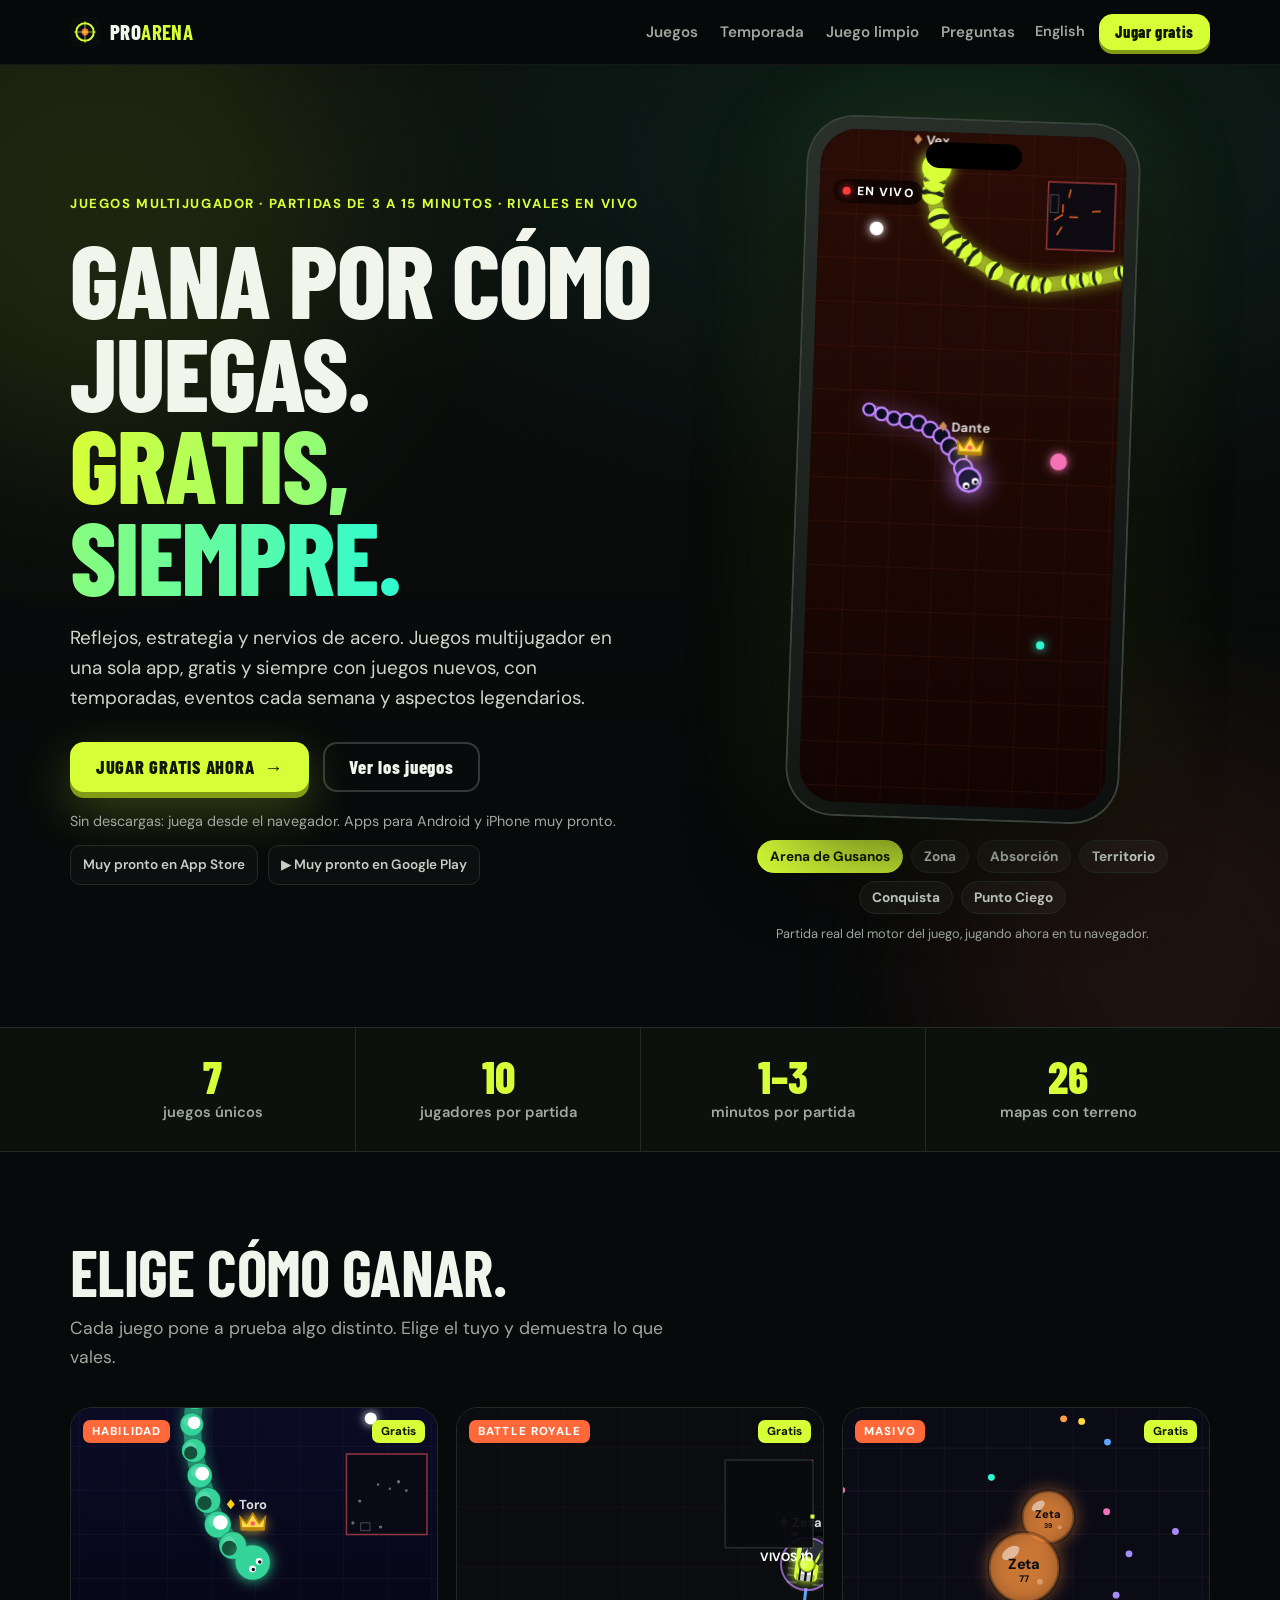
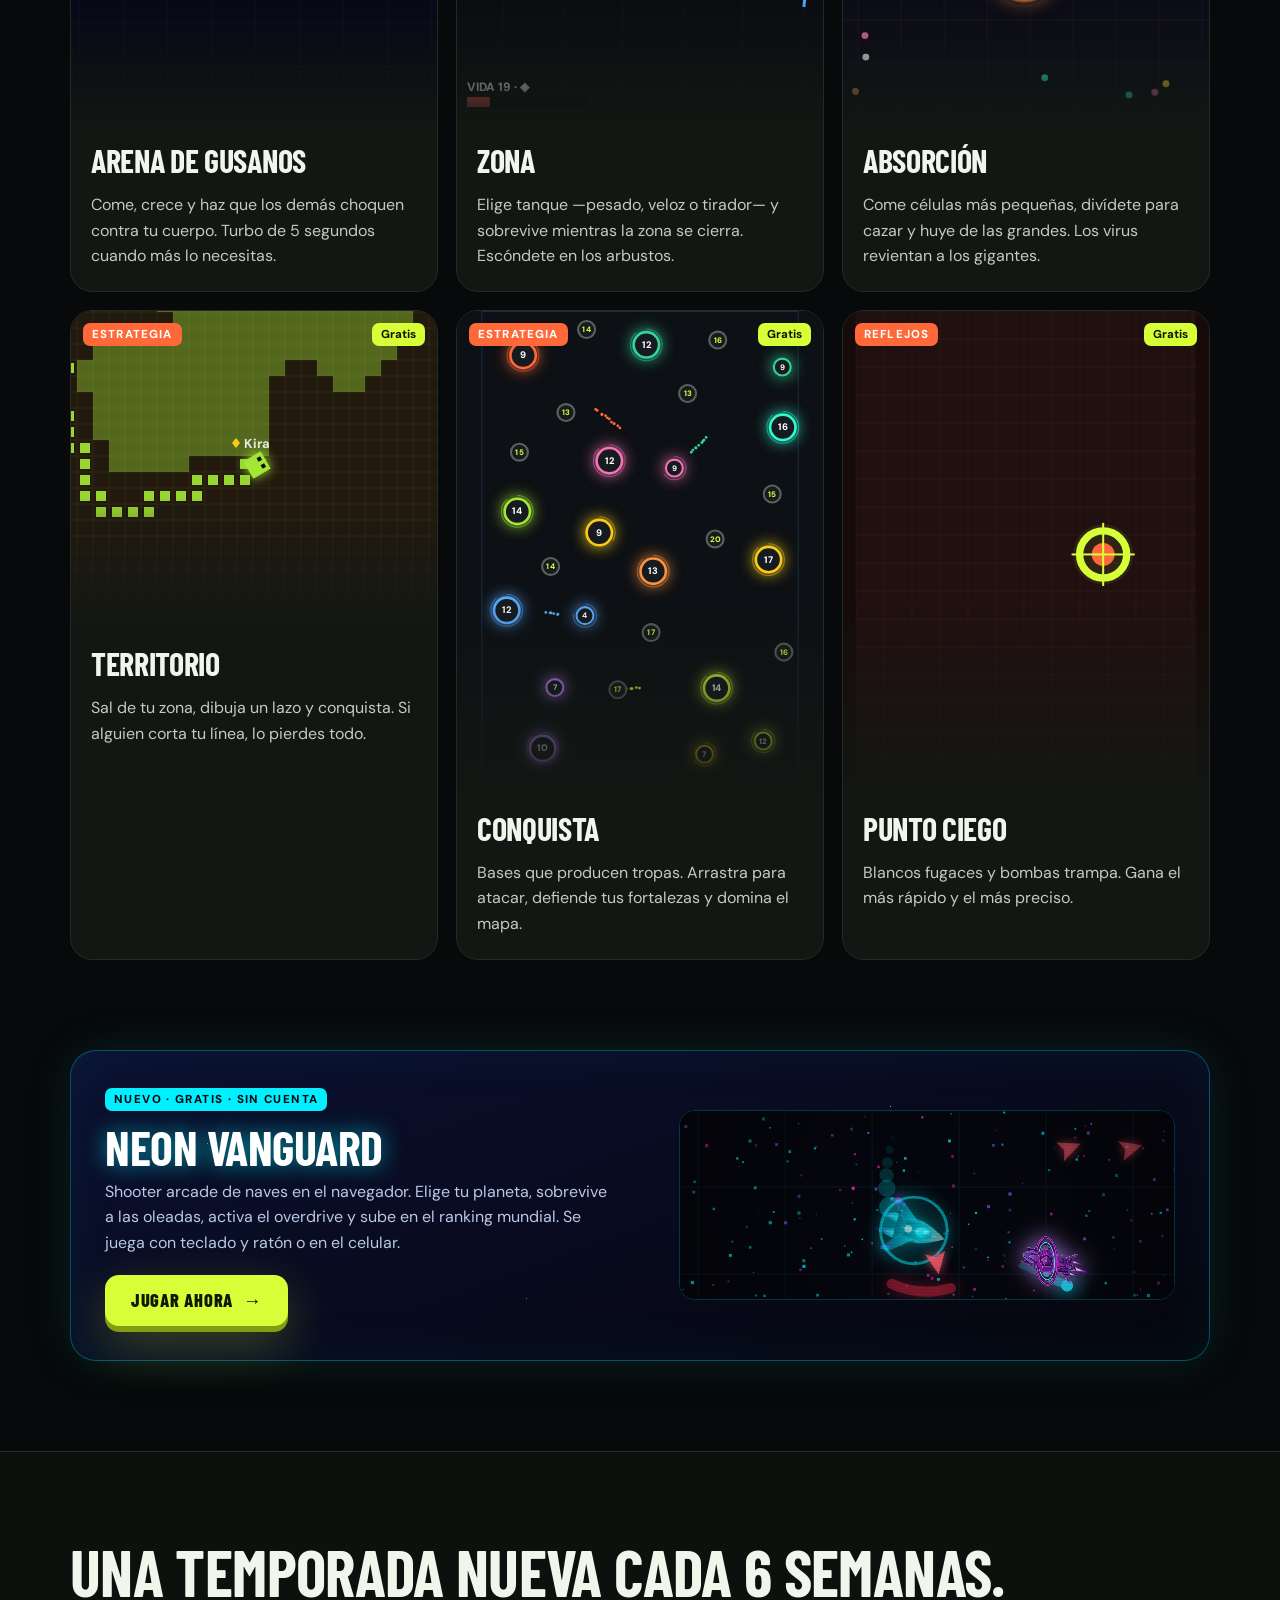
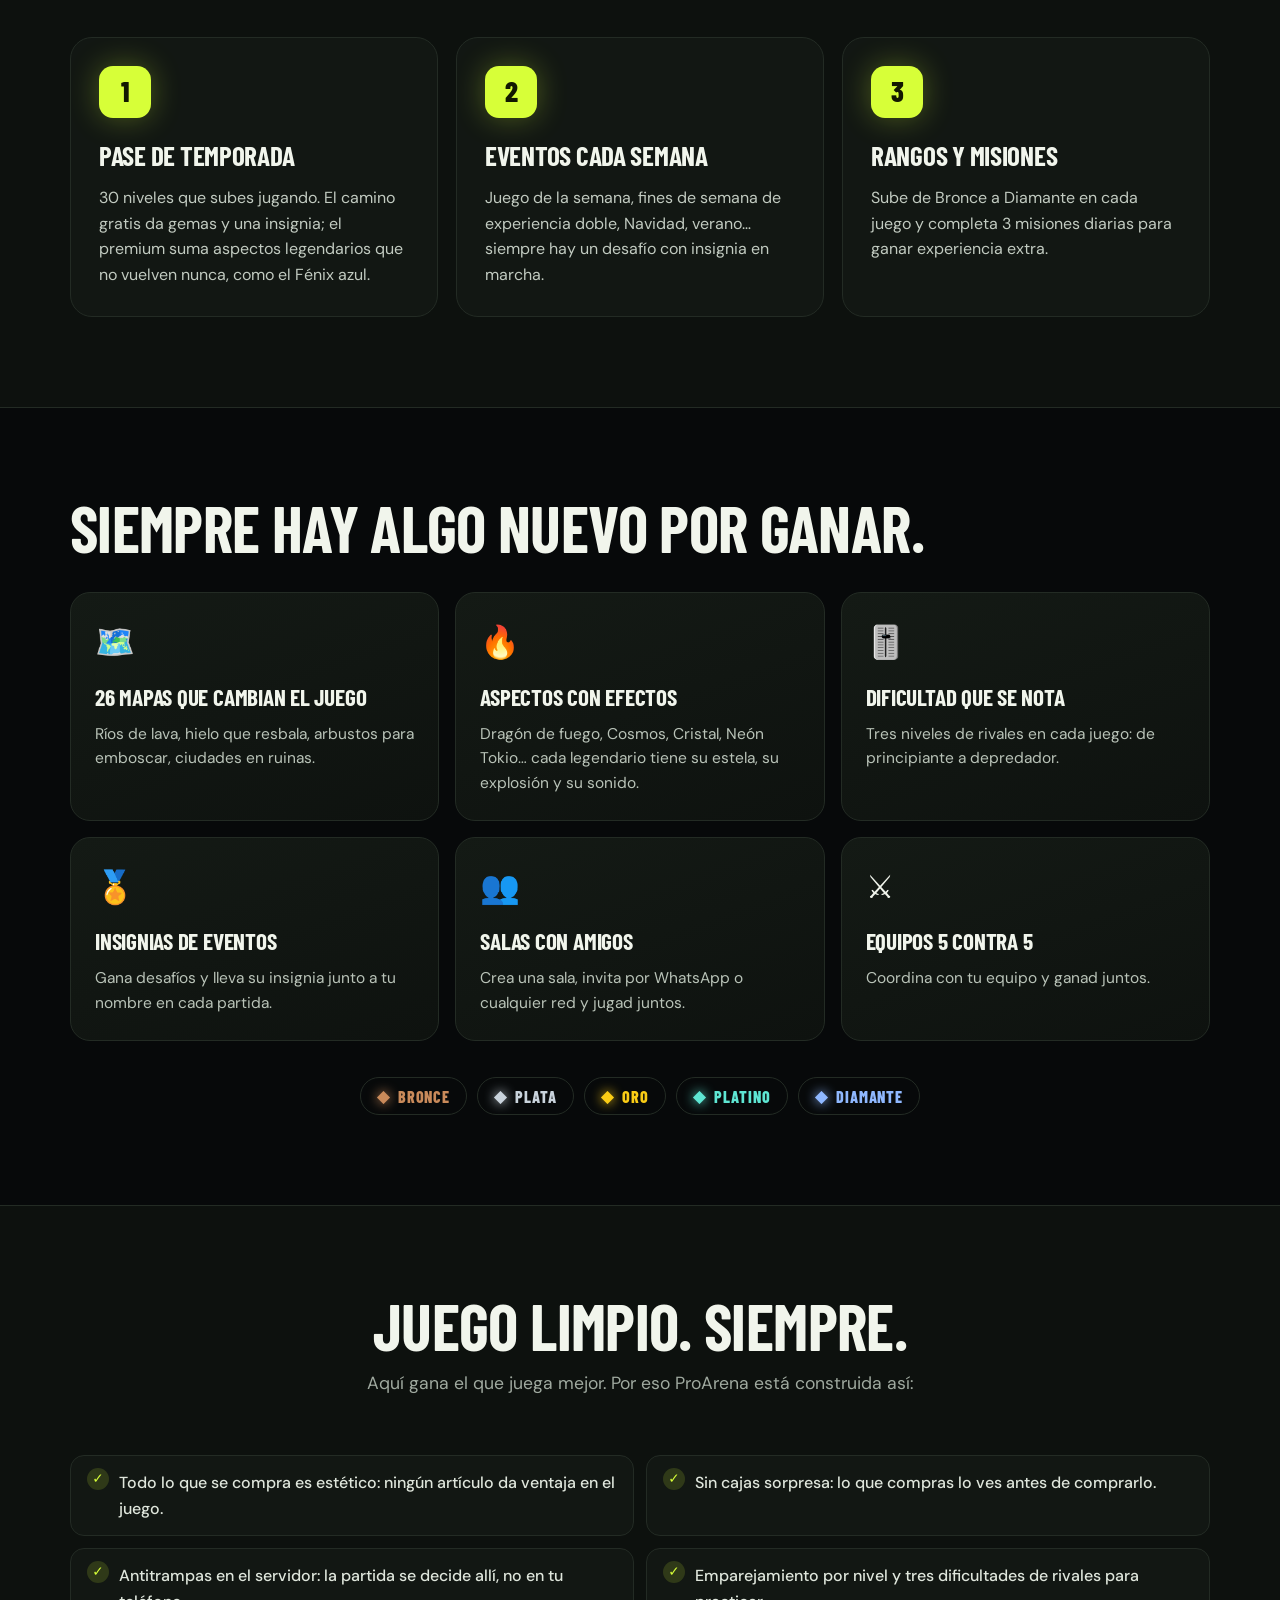
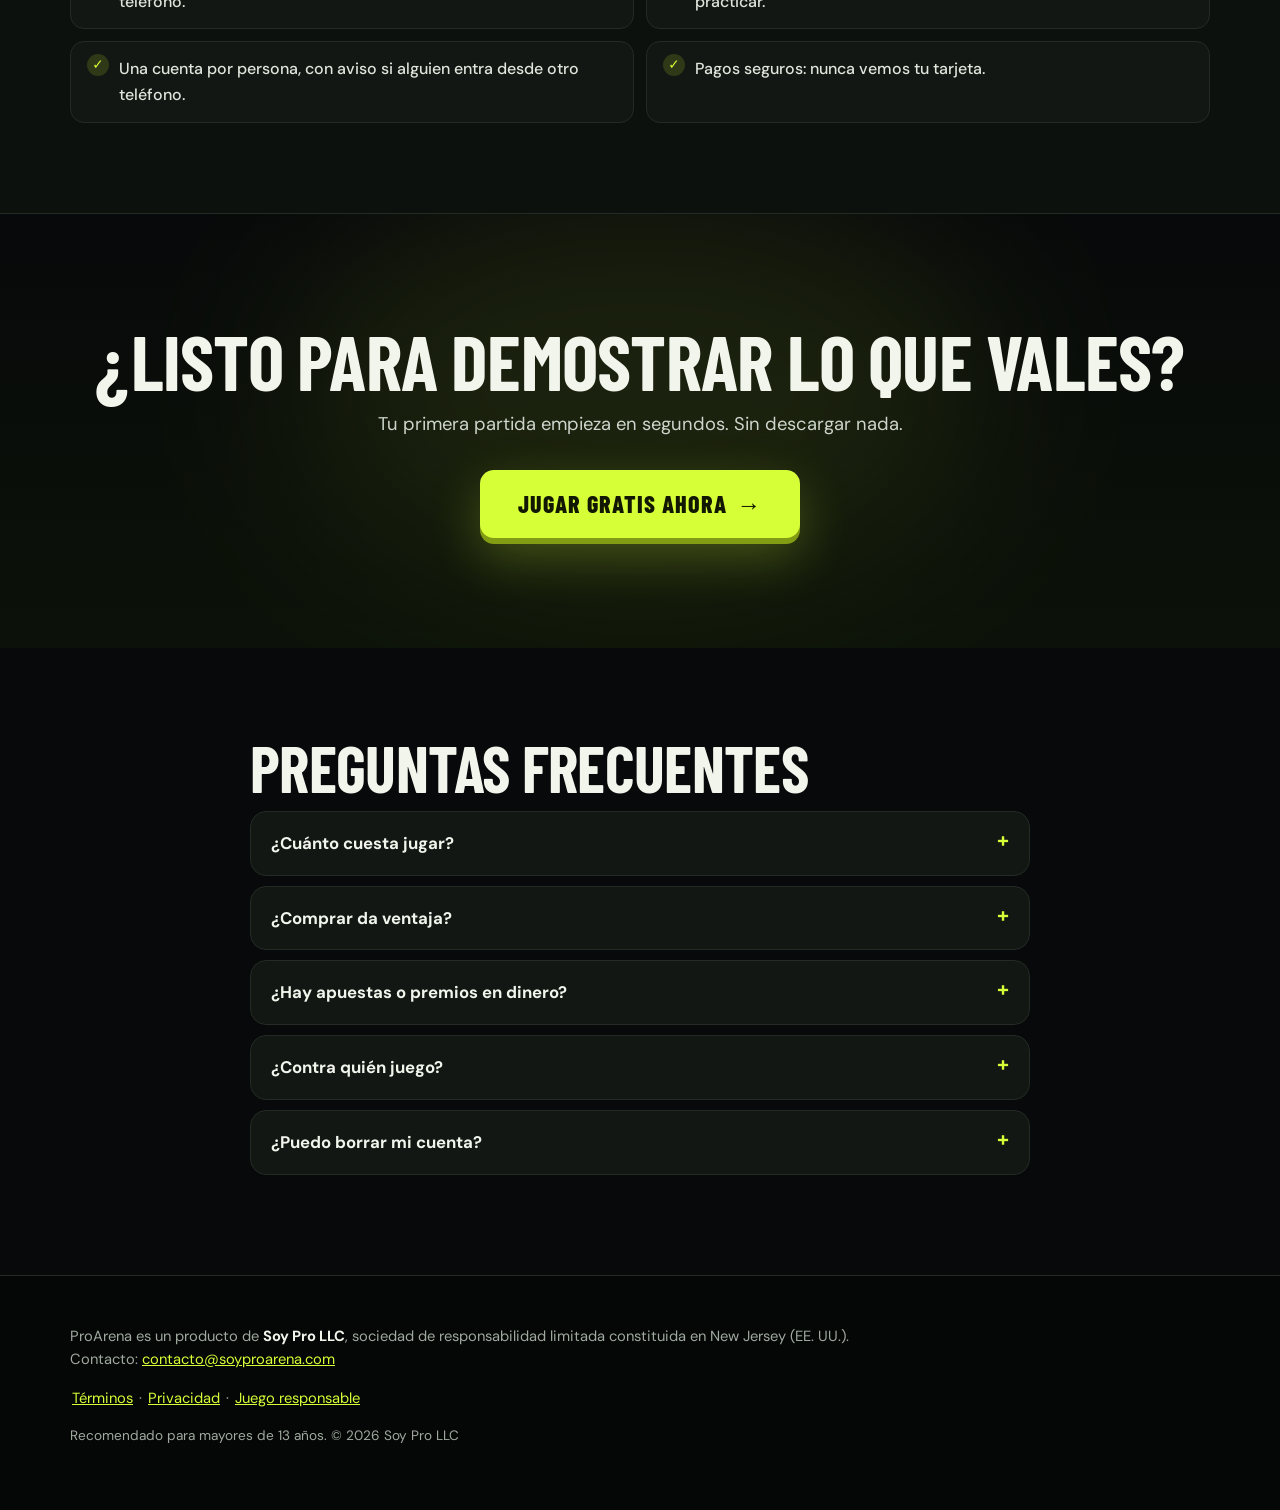
<file: index.html>
<!doctype html>
<html lang="es">
<head>
<meta charset="utf-8">
<meta name="viewport" content="width=device-width, initial-scale=1, viewport-fit=cover">
<title>ProArena · Juegos multijugador online gratis: gusanos, battle royale y estrategia</title>
<meta name="description" content="Juega gratis en el navegador a juegos multijugador en vivo: Arena de Gusanos, battle royale de tanques, absorción de células, territorio y conquista. Partidas de 3 a 15 minutos contra rivales reales. Sin apuestas: lo que se compra es solo estético.">
<meta name="robots" content="index, follow, max-image-preview:large">
<link rel="canonical" href="https://soyproarena.com/">
<link rel="alternate" hreflang="es" href="https://soyproarena.com/"><link rel="alternate" hreflang="en" href="https://soyproarena.com/en.html"><link rel="alternate" hreflang="x-default" href="https://soyproarena.com/">
<meta property="og:type" content="website"><meta property="og:site_name" content="ProArena"><meta property="og:locale" content="es_ES"><meta property="og:locale:alternate" content="en_US">
<meta property="og:url" content="https://soyproarena.com/"><meta property="og:title" content="ProArena · Juegos multijugador online gratis: gusanos, battle royale y estrategia"><meta property="og:description" content="Juega gratis en el navegador a juegos multijugador en vivo: Arena de Gusanos, battle royale de tanques, absorción de células, territorio y conquista. Partidas de 3 a 15 minutos contra rivales reales. Sin apuestas: lo que se compra es solo estético.">
<meta property="og:image" content="https://soyproarena.com/og-es.jpg"><meta property="og:image:width" content="1200"><meta property="og:image:height" content="630"><meta property="og:image:alt" content="ProArena: partida en vivo de Arena de Gusanos">
<meta name="twitter:card" content="summary_large_image"><meta name="twitter:title" content="ProArena · Juegos multijugador online gratis: gusanos, battle royale y estrategia"><meta name="twitter:description" content="Juega gratis en el navegador a juegos multijugador en vivo: Arena de Gusanos, battle royale de tanques, absorción de células, territorio y conquista. Partidas de 3 a 15 minutos contra rivales reales. Sin apuestas: lo que se compra es solo estético."><meta name="twitter:image" content="https://soyproarena.com/og-es.jpg">
<script type="application/ld+json">{"@context": "https://schema.org", "@graph": [{"@type": "Organization", "@id": "https://soyproarena.com/#org", "name": "Soy Pro LLC", "url": "https://soyproarena.com/", "logo": "https://soyproarena.com/icon.svg", "email": "contacto@soyproarena.com", "address": {"@type": "PostalAddress", "addressRegion": "NJ", "addressCountry": "US"}}, {"@type": "WebSite", "@id": "https://soyproarena.com/#web", "url": "https://soyproarena.com/", "name": "ProArena", "inLanguage": ["es", "en"], "publisher": {"@id": "https://soyproarena.com/#org"}}, {"@type": "VideoGame", "@id": "https://soyproarena.com/#game", "name": "ProArena", "url": "https://juego.soyproarena.com/", "description": "Juega gratis en el navegador a juegos multijugador en vivo: Arena de Gusanos, battle royale de tanques, absorción de células, territorio y conquista. Partidas de 3 a 15 minutos contra rivales reales. Sin apuestas: lo que se compra es solo estético.", "image": "https://soyproarena.com/og-es.jpg", "inLanguage": ["es", "en"], "genre": ["Multijugador", "Battle royale", "Estrategia", "Habilidad", "Arcade"], "gamePlatform": ["Web browser", "Android", "iOS"], "applicationCategory": "GameApplication", "operatingSystem": "Web, Android, iOS", "playMode": "MultiPlayer", "author": {"@id": "https://soyproarena.com/#org"}, "publisher": {"@id": "https://soyproarena.com/#org"}, "offers": {"@type": "Offer", "price": "0", "priceCurrency": "USD", "availability": "https://schema.org/InStock"}, "contentRating": "13+"}, {"@type": "FAQPage", "@id": "https://soyproarena.com/#faq", "mainEntity": [{"@type": "Question", "name": "¿Cuánto cuesta jugar?", "acceptedAnswer": {"@type": "Answer", "text": "Nada. Todos los juegos, todos los mapas y las temporadas son gratis. Opcionalmente puedes comprar gemas para aspectos o el pase premium de temporada."}}, {"@type": "Question", "name": "¿Comprar da ventaja?", "acceptedAnswer": {"@type": "Answer", "text": "No. Todo lo que se vende es estético: colores, aspectos, efectos e insignias. En la partida todos tienen las mismas condiciones."}}, {"@type": "Question", "name": "¿Hay apuestas o premios en dinero?", "acceptedAnswer": {"@type": "Answer", "text": "No. ProArena no tiene apuestas, casino, lotería ni premios en dinero. Se juega por diversión, por el rango y por las insignias."}}, {"@type": "Question", "name": "¿Contra quién juego?", "acceptedAnswer": {"@type": "Answer", "text": "Contra jugadores reales en vivo. Si en tu partida faltan jugadores, la completamos con rivales controlados por el juego para que nunca tengas que esperar. Las partidas con dinero real son siempre solo entre personas."}}, {"@type": "Question", "name": "¿Puedo borrar mi cuenta?", "acceptedAnswer": {"@type": "Answer", "text": "Sí, cuando quieras, desde tu Perfil en la app. Se borran tus datos."}}]}]}</script>
<meta name="theme-color" content="#0b0e0c">
<link rel="icon" href="icon.svg">
<link rel="preconnect" href="https://fonts.googleapis.com"><link rel="preconnect" href="https://fonts.gstatic.com" crossorigin>
<link href="https://fonts.googleapis.com/css2?family=Barlow+Condensed:wght@600;700;800&family=DM+Sans:wght@400;500;600;700&display=swap" rel="stylesheet">
<link rel="stylesheet" href="site.css">
</head>
<body>
<header class="bar"><div class="wrap bar-in">
  <a class="brand" href="./"><img src="icon.svg" alt="" width="30" height="30"><span>PRO<b>ARENA</b></span></a>
  <nav class="links"><a href="#juegos">Juegos</a><a href="#como">Temporada</a><a href="#limpio">Juego limpio</a><a href="#faq">Preguntas</a></nav>
  <div class="bar-r"><a class="lang" href="en.html">English</a><a class="btn btn-s" href="https://juego.soyproarena.com">Jugar gratis</a></div>
</div></header>

<main>
<section class="hero"><div class="glow g1"></div><div class="glow g2"></div>
  <div class="wrap hero-in">
    <div class="hero-txt">
      <p class="kicker">Juegos multijugador · partidas de 3 a 15 minutos · rivales en vivo</p>
      <h1>Gana por cómo juegas.<br><span>Gratis, siempre.</span></h1>
      <p class="lead">Reflejos, estrategia y nervios de acero. Juegos multijugador en una sola app, gratis y siempre con juegos nuevos, con temporadas, eventos cada semana y aspectos legendarios.</p>
      <div class="ctas"><a class="btn" href="https://juego.soyproarena.com">JUGAR GRATIS AHORA <i>→</i></a><a class="btn btn-ghost" href="#juegos">Ver los juegos</a></div>
      <p class="small">Sin descargas: juega desde el navegador. Apps para Android y iPhone muy pronto.</p>
      <div class="stores"><span class="store"> Muy pronto en App Store</span><span class="store">▶ Muy pronto en Google Play</span></div>
    </div>
    <div class="hero-phone">
      <div class="phone"><div class="notch"></div><span class="live"><i></i>EN VIVO</span><canvas id="heroGame" data-game="worms" data-life="60"></canvas></div>
      <div class="chips"><button type="button" data-hero="worms" class="on">Arena de Gusanos</button><button type="button" data-hero="zone">Zona</button><button type="button" data-hero="cells">Absorción</button><button type="button" data-hero="territory">Territorio</button><button type="button" data-hero="conquest">Conquista</button><button type="button" data-hero="blind">Punto Ciego</button></div>
      <p class="note">Partida real del motor del juego, jugando ahora en tu navegador.</p>
    </div>
  </div>
</section>

<section class="stats"><div class="wrap stats-in"><div><b>7</b><span>juegos únicos</span></div><div><b>10</b><span>jugadores por partida</span></div><div><b>1–3</b><span>minutos por partida</span></div><div><b>26</b><span>mapas con terreno</span></div></div></section>

<section id="juegos" class="sec"><div class="wrap">
  <h2>Elige cómo ganar.</h2><p class="sec-p">Cada juego pone a prueba algo distinto. Elige el tuyo y demuestra lo que vales.</p>
  <div class="games">
    <article class="game"><div class="screen"><canvas data-game="worms" data-life="40"></canvas><span class="tag">Habilidad</span><span class="badge p">Gratis</span></div>
      <h3>Arena de Gusanos</h3><p>Come, crece y haz que los demás choquen contra tu cuerpo. Turbo de 5 segundos cuando más lo necesitas.</p></article>
    <article class="game"><div class="screen"><canvas data-game="zone" data-life="40"></canvas><span class="tag">Battle royale</span><span class="badge p">Gratis</span></div>
      <h3>Zona</h3><p>Elige tanque —pesado, veloz o tirador— y sobrevive mientras la zona se cierra. Escóndete en los arbustos.</p></article>
    <article class="game"><div class="screen"><canvas data-game="cells" data-life="40"></canvas><span class="tag">Masivo</span><span class="badge p">Gratis</span></div>
      <h3>Absorción</h3><p>Come células más pequeñas, divídete para cazar y huye de las grandes. Los virus revientan a los gigantes.</p></article>
    <article class="game"><div class="screen"><canvas data-game="territory" data-life="40"></canvas><span class="tag">Estrategia</span><span class="badge p">Gratis</span></div>
      <h3>Territorio</h3><p>Sal de tu zona, dibuja un lazo y conquista. Si alguien corta tu línea, lo pierdes todo.</p></article>
    <article class="game"><div class="screen tall"><canvas data-game="conquest" data-life="40"></canvas><span class="tag">Estrategia</span><span class="badge p">Gratis</span></div>
      <h3>Conquista</h3><p>Bases que producen tropas. Arrastra para atacar, defiende tus fortalezas y domina el mapa.</p></article>
    <article class="game"><div class="screen tall"><canvas data-game="blind" data-life="40"></canvas><span class="tag">Reflejos</span><span class="badge p">Gratis</span></div>
      <h3>Punto Ciego</h3><p>Blancos fugaces y bombas trampa. Gana el más rápido y el más preciso.</p></article>
  </div>
</div></section>

<section class="sec nv-sec"><div class="wrap">
  <a class="nv" href="neon-vanguard/">
    <div class="nv-txt"><span class="nv-new">NUEVO · GRATIS · SIN CUENTA</span><h2>Neon Vanguard</h2><p>Shooter arcade de naves en el navegador. Elige tu planeta, sobrevive a las oleadas, activa el overdrive y sube en el ranking mundial. Se juega con teclado y ratón o en el celular.</p><span class="btn">JUGAR AHORA <i>→</i></span></div>
    <div class="nv-art" aria-hidden="true"><iframe class="nv-demo" src="neon-vanguard/?demo=1" title="Neon Vanguard" loading="lazy" tabindex="-1"></iframe></div>
  </a>
</div></section>

<section id="como" class="sec sec-alt"><div class="wrap">
  <h2>Una temporada nueva cada 6 semanas.</h2>
  <div class="steps"><div class="step"><b>1</b><h3>Pase de temporada</h3><p>30 niveles que subes jugando. El camino gratis da gemas y una insignia; el premium suma aspectos legendarios que no vuelven nunca, como el Fénix azul.</p></div><div class="step"><b>2</b><h3>Eventos cada semana</h3><p>Juego de la semana, fines de semana de experiencia doble, Navidad, verano… siempre hay un desafío con insignia en marcha.</p></div><div class="step"><b>3</b><h3>Rangos y misiones</h3><p>Sube de Bronce a Diamante en cada juego y completa 3 misiones diarias para ganar experiencia extra.</p></div></div>
</div></section>

<section class="sec"><div class="wrap">
  <h2>Siempre hay algo nuevo por ganar.</h2>
  <div class="feats"><div class="feat"><i>🗺️</i><h3>26 mapas que cambian el juego</h3><p>Ríos de lava, hielo que resbala, arbustos para emboscar, ciudades en ruinas.</p></div><div class="feat"><i>🔥</i><h3>Aspectos con efectos</h3><p>Dragón de fuego, Cosmos, Cristal, Neón Tokio… cada legendario tiene su estela, su explosión y su sonido.</p></div><div class="feat"><i>🎚️</i><h3>Dificultad que se nota</h3><p>Tres niveles de rivales en cada juego: de principiante a depredador.</p></div><div class="feat"><i>🏅</i><h3>Insignias de eventos</h3><p>Gana desafíos y lleva su insignia junto a tu nombre en cada partida.</p></div><div class="feat"><i>👥</i><h3>Salas con amigos</h3><p>Crea una sala, invita por WhatsApp o cualquier red y jugad juntos.</p></div><div class="feat"><i>⚔️</i><h3>Equipos 5 contra 5</h3><p>Coordina con tu equipo y ganad juntos.</p></div></div>
  <div class="tiers"><span style="--c:#c98a5a">Bronce</span><span style="--c:#c9d3dc">Plata</span><span style="--c:#facc15">Oro</span><span style="--c:#5ee6d3">Platino</span><span style="--c:#8fb8ff">Diamante</span></div>
</div></section>

<section id="limpio" class="sec sec-alt"><div class="wrap fair">
  <div><h2>Juego limpio. Siempre.</h2><p class="sec-p">Aquí gana el que juega mejor. Por eso ProArena está construida así:</p></div>
  <ul><li>Todo lo que se compra es estético: ningún artículo da ventaja en el juego.</li><li>Sin cajas sorpresa: lo que compras lo ves antes de comprarlo.</li><li>Antitrampas en el servidor: la partida se decide allí, no en tu teléfono.</li><li>Emparejamiento por nivel y tres dificultades de rivales para practicar.</li><li>Una cuenta por persona, con aviso si alguien entra desde otro teléfono.</li><li>Pagos seguros: nunca vemos tu tarjeta.</li></ul>
</div></section>

<section class="final"><div class="glow g3"></div><div class="wrap final-in">
  <h2>¿Listo para demostrar lo que vales?</h2><p>Tu primera partida empieza en segundos. Sin descargar nada.</p><a class="btn btn-xl" href="https://juego.soyproarena.com">JUGAR GRATIS AHORA <i>→</i></a>
</div></section>

<section id="faq" class="sec"><div class="wrap narrow">
  <h2>Preguntas frecuentes</h2>
  <details><summary>¿Cuánto cuesta jugar?</summary><p>Nada. Todos los juegos, todos los mapas y las temporadas son gratis. Opcionalmente puedes comprar gemas para aspectos o el pase premium de temporada.</p></details>
  <details><summary>¿Comprar da ventaja?</summary><p>No. Todo lo que se vende es estético: colores, aspectos, efectos e insignias. En la partida todos tienen las mismas condiciones.</p></details>
  <details><summary>¿Hay apuestas o premios en dinero?</summary><p>No. ProArena no tiene apuestas, casino, lotería ni premios en dinero. Se juega por diversión, por el rango y por las insignias.</p></details>
  <details><summary>¿Contra quién juego?</summary><p>Contra jugadores reales en vivo. Si en tu partida faltan jugadores, la completamos con rivales controlados por el juego para que nunca tengas que esperar. Las partidas con dinero real son siempre solo entre personas.</p></details>
  <details><summary>¿Puedo borrar mi cuenta?</summary><p>Sí, cuando quieras, desde tu Perfil en la app. Se borran tus datos.</p></details>
</div></section>
</main>

<footer><div class="wrap foot">
  <p>ProArena es un producto de <b>Soy Pro LLC</b>, sociedad de responsabilidad limitada constituida en New Jersey (EE. UU.).<br>Contacto: <a href="mailto:contacto@soyproarena.com">contacto@soyproarena.com</a></p>
  <p class="links2"><a href="legal/terminos.html">Términos</a> · <a href="legal/privacidad.html">Privacidad</a> · <a href="legal/juego-responsable.html">Juego responsable</a></p>
  <p class="muted">Recomendado para mayores de 13 años. © 2026 Soy Pro LLC</p>
</div></footer>

<script>try{localStorage.setItem('arena.lang','es')}catch(e){}</script>
<script src="engine/i18n.js"></script>
<script src="engine/terrain.js"></script><script src="engine/maps.js"></script>
<script src="engine/worms.js"></script><script src="engine/zone.js"></script><script src="engine/cells.js"></script>
<script src="engine/territory.js"></script><script src="engine/conquest.js"></script><script src="engine/blind.js"></script>
<script src="engine/render.js"></script><script src="engine/demo.js"></script>
</body>
</html>
</file>
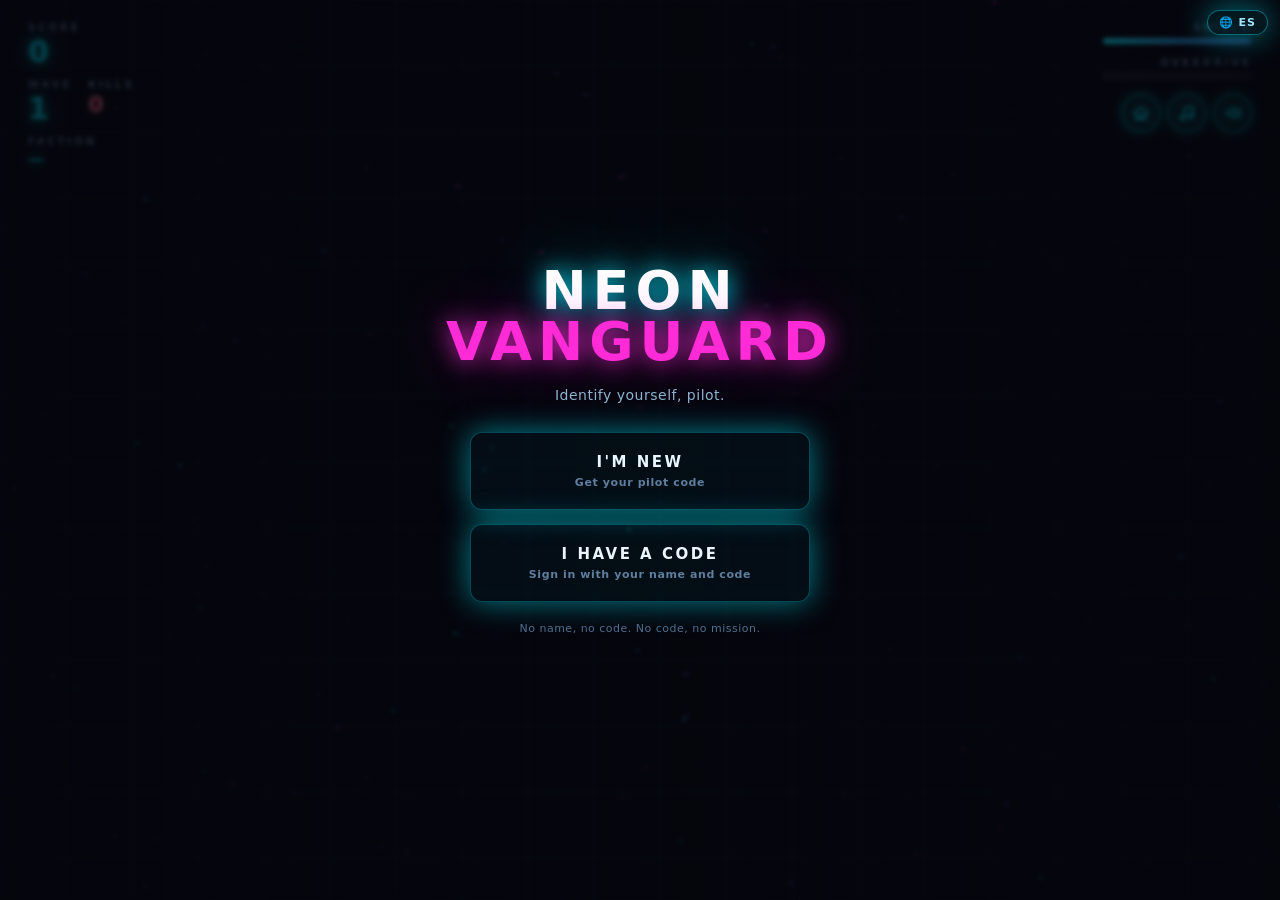
<file: neon-vanguard/index.html>
<!DOCTYPE html>
<html lang="es">
<head>
<meta charset="UTF-8">
<meta name="viewport" content="width=device-width, initial-scale=1.0, viewport-fit=cover, maximum-scale=1.0, user-scalable=no">
<meta name="theme-color" content="#05060d">
<meta name="apple-mobile-web-app-capable" content="yes">
<meta name="mobile-web-app-capable" content="yes">
<title>Neon Vanguard · Shooter arcade de naves gratis | ProArena</title>
<meta name="description" content="Juega gratis a Neon Vanguard en el navegador: elige tu planeta, sobrevive a las oleadas de naves, activa el overdrive y sube en el ranking mundial. Sin cuenta y sin descargar.">
<link rel="canonical" href="https://soyproarena.com/neon-vanguard/">
<meta property="og:type" content="website"><meta property="og:url" content="https://soyproarena.com/neon-vanguard/">
<meta property="og:title" content="Neon Vanguard · Shooter arcade gratis"><meta property="og:description" content="Elige tu planeta, sobrevive a las oleadas y sube en el ranking mundial. Gratis en el navegador.">
<meta property="og:image" content="https://soyproarena.com/neon-vanguard/portada-v2.jpg"><meta property="og:image:width" content="1200"><meta property="og:image:height" content="630">
<meta property="og:image:alt" content="Neon Vanguard: batalla de naves de los planetas"><meta name="twitter:card" content="summary_large_image"><meta name="twitter:image" content="https://soyproarena.com/neon-vanguard/portada-v2.jpg">
<link rel="manifest" href="manifest.webmanifest">
<link rel="icon" type="image/png" href="icono-192.png">
<link rel="apple-touch-icon" href="icono-180.png">
<meta name="apple-mobile-web-app-title" content="Neon Vanguard">
<meta name="apple-mobile-web-app-status-bar-style" content="black-translucent">
<link rel="stylesheet" href="style.css?v=127">
</head>
<body>
<div id="game-wrap">
  <canvas id="game"></canvas>

  <!-- HUD -->
  <div id="hud">
    <div class="hud-left">
      <div class="stat"><span class="lbl" data-i18n="hud_score">PUNTAJE</span><span id="score" class="val">0</span></div>
      <div class="stat-par">
        <div class="stat"><span class="lbl" data-i18n="hud_wave">OLEADA</span><span id="wave" class="val">1</span></div>
        <div class="stat stat-bajas"><span class="lbl" data-i18n="hud_kills">BAJAS</span><span id="hud-kills" class="val">0</span></div>
      </div>
      <div class="stat"><span class="lbl" data-i18n="hud_bando">BANDO</span><span id="hud-bando" class="val bando">—</span></div>
      <div id="hud-mejoras" class="hud-mejoras"></div>
    </div>
    <div class="hud-center">
      <div id="combo" class="combo hidden">x1</div>
    </div>
    <div class="hud-right">
      <div class="stat"><span class="lbl" data-i18n="hud_shield">ESCUDO</span>
        <div class="bar"><div id="shield-fill" class="bar-fill shield"></div></div>
      </div>
      <div class="stat"><span class="lbl" data-i18n="hud_od">OVERDRIVE</span>
        <div class="bar"><div id="od-fill" class="bar-fill od"></div></div>
      </div>
      <div class="hud-sonido">
        <button id="btn-base" class="btn-son btn-base" aria-label="Regresar a la base" data-i18n-aria="aria_base" onclick="pedirRegreso()"><svg viewBox="0 0 24 24" width="18" height="18" fill="none" stroke="currentColor" stroke-width="2" stroke-linecap="round" stroke-linejoin="round"><path d="M3 11l9-7 9 7"/><path d="M5 10v10h14V10"/><path d="M10 20v-6h4v6"/></svg></button>
        <button id="btn-musica" class="btn-son" aria-label="Quitar música" onclick="Audio2.alternarMusica()"><svg viewBox="0 0 24 24" width="18" height="18" fill="none" stroke="currentColor" stroke-width="2" stroke-linecap="round" stroke-linejoin="round"><path d="M9 18V5l11-2v13"/><circle cx="6" cy="18" r="3"/><circle cx="17" cy="16" r="3"/></svg></button>
        <button id="btn-efectos" class="btn-son" aria-label="Quitar efectos" onclick="Audio2.alternarEfectos()"><svg viewBox="0 0 24 24" width="18" height="18" fill="none" stroke="currentColor" stroke-width="2" stroke-linecap="round" stroke-linejoin="round"><path d="M4 9v6h4l5 4V5L8 9H4z"/><path d="M16.5 8.5a5 5 0 0 1 0 7"/><path d="M19.5 5.5a9 9 0 0 1 0 13"/></svg></button>
      </div>
    </div>
  </div>

  <!-- PANTALLA 1: REGISTRO -->
  <div id="screen-registro" class="overlay">
    <button class="btn-idioma" onclick="alternarIdioma()">🌐 EN</button>
    <div class="panel">
      <h1 class="title">NEON<span>VANGUARD</span></h1>
      <p class="subtitle" id="reg-sub" data-i18n="reg_sub">Identificate, piloto.</p>

      <!-- PASO 1: elegir camino -->
      <div id="reg-paso1" class="reg-paso">
        <button class="btn-camino" onclick="elegirCamino('nuevo')">
          <span class="camino-t" data-i18n="reg_nuevo_t">SOY NUEVO</span>
          <span class="camino-s" data-i18n="reg_nuevo_s">Generá tu código de piloto</span>
        </button>
        <button class="btn-camino" onclick="elegirCamino('codigo')">
          <span class="camino-t" data-i18n="reg_codigo_t">YA TENGO CÓDIGO</span>
          <span class="camino-s" data-i18n="reg_codigo_s">Entrá con tu nombre y código</span>
        </button>
      </div>

      <!-- PASO 2A: nuevo piloto -->
      <div id="reg-paso-nuevo" class="reg-paso hidden">
        <div class="reg-form">
          <input id="reg-nombre" type="text" maxlength="16" placeholder="TU NOMBRE" data-i18n-ph="reg_ph_nombre" autocomplete="off" spellcheck="false">
          <button id="reg-btn" onclick="registrarPiloto()" data-i18n="reg_generar">GENERAR CÓDIGO</button>
        </div>
        <div id="reg-codigo-box" class="codigo-box hidden">
          <span class="codigo-lbl" data-i18n="reg_tu_codigo">TU CÓDIGO DE PILOTO</span>
          <strong id="reg-codigo">—</strong>
          <button id="reg-copiar" class="btn-copiar" onclick="copiarCodigo()" data-i18n="copiar">COPIAR</button>
          <span class="codigo-hint" data-i18n="reg_guardalo">Guardalo. Lo vas a necesitar para volver.</span>
        </div>
        <button id="reg-continuar" class="hidden" onclick="irABandos()" data-i18n="continuar">CONTINUAR →</button>
      </div>

      <!-- PASO 2B: ya tengo código -->
      <div id="reg-paso-codigo" class="reg-paso hidden">
        <div class="reg-form">
          <input id="reg-nombre-entrar" type="text" name="username" maxlength="16" placeholder="TU NOMBRE DE PILOTO" data-i18n-ph="reg_ph_nombre_entrar" autocomplete="username" autocapitalize="characters" spellcheck="false">
          <div class="campo-clave">
            <input id="reg-codigo-input" type="password" maxlength="8" placeholder="TU CÓDIGO (EJ: ABC-1234)" data-i18n-ph="reg_ph_codigo" autocomplete="current-password" autocapitalize="characters" spellcheck="false">
            <button type="button" id="ver-clave" class="ver-clave" aria-label="Mostrar código" data-i18n-aria="aria_ver_codigo" onclick="verClave()">
              <svg viewBox="0 0 24 24" width="20" height="20" aria-hidden="true"><path id="ojo-abierto" d="M12 5C6.5 5 2.7 9.4 1.5 12c1.2 2.6 5 7 10.5 7s9.3-4.4 10.5-7C21.3 9.4 17.5 5 12 5zm0 11.5A4.5 4.5 0 1 1 12 7.5a4.5 4.5 0 0 1 0 9zm0-7A2.5 2.5 0 1 0 12 14.5 2.5 2.5 0 0 0 12 9.5z" fill="currentColor"/><path id="ojo-tachado" d="M3 3l18 18" stroke="currentColor" stroke-width="2.2" stroke-linecap="round"/></svg>
            </button>
          </div>
          <button id="reg-entrar-btn" onclick="entrarConCodigo()" data-i18n="entrar">ENTRAR</button>
        </div>
      </div>

      <button id="reg-volver" class="btn-volver hidden" onclick="volverPaso1()" data-i18n="volver_min">← volver</button>
      <p class="hint" id="reg-hint" data-i18n="reg_hint">Sin nombre no hay código. Sin código no hay misión.</p>
    </div>
  </div>

  <!-- PANTALLA 2: ELEGIR BANDO -->
  <div id="screen-bandos" class="overlay hidden">
    <div class="panel panel-wide">
      <h1 class="title"><b data-i18n="bandos_t1">ELEGÍ TU</b><span data-i18n="bandos_t2">BANDO</span></h1>
      <p class="subtitle" data-i18n="bandos_sub">Cada planeta pelea distinto. Elegí bien.</p>
      <div id="planetas" class="planetas"></div>
      <button id="bando-continuar" class="hidden" onclick="irAControles()" data-i18n="continuar">CONTINUAR →</button>
      <button id="bando-volver" class="btn-sec hidden" onclick="cancelarCambioBando()" data-i18n="volver">← VOLVER</button>
    </div>
  </div>

  <!-- PANTALLA 3: CONTROLES (según dispositivo) -->
  <div id="overlay" class="overlay hidden">
    <button class="btn-idioma" onclick="alternarIdioma()">🌐 EN</button>
    <div class="panel">
      <h1 class="title">NEON<span>VANGUARD</span></h1>
      <p class="subtitle" data-i18n="inicio_sub">Sobrevive a las oleadas. Encadená kills. Activá el OVERDRIVE.</p>
      <div id="ctrl-desktop" class="controls hidden">
        <div class="accion" data-i18n="c_mover">mover</div><div class="lado"><kbd>W A S D</kbd><kbd>← ↑ ↓ →</kbd></div>
        <div class="accion" data-i18n="c_apuntar">apuntar</div><div class="lado"><kbd>MOUSE</kbd></div>
        <div class="accion" data-i18n="c_disparar">disparar</div><div class="lado"><kbd>CLICK</kbd></div>
        <div class="accion" data-i18n="c_dash">dash</div><div class="lado"><kbd>SPACE</kbd></div>
        <div class="accion" data-i18n="c_od">overdrive</div><div class="lado"><kbd>SHIFT</kbd></div>
      </div>
      <div id="ctrl-movil" class="controls hidden">
        <div class="accion" data-i18n="c_mover">mover</div><div class="lado"><kbd data-i18n="k_dedo_izq">DEDO IZQ.</kbd></div>
        <div class="accion" data-i18n="c_apuntar_disparar">apuntar y disparar</div><div class="lado"><kbd data-i18n="k_dedo_der">DEDO DER.</kbd></div>
        <div class="accion" data-i18n="c_dash">dash</div><div class="lado"><kbd data-i18n="k_2izq">2 TOQUES IZQ.</kbd></div>
        <div class="accion" data-i18n="c_od">overdrive</div><div class="lado"><kbd data-i18n="k_2der">2 TOQUES DER.</kbd></div>
      </div>
      <button id="start-btn" onclick="startGame()" data-i18n="start">INICIAR MISIÓN</button>
      <p class="hint" data-i18n="hint_dash">Consejo: el dash te da invulnerabilidad por un instante.</p>
      <div id="guerra-mini" class="guerra-mini"></div>
      <div class="fila-botones">
        <button class="btn-sec btn-amigos" onclick="abrirAmigos()" data-i18n="b_amigos">⚔ AMIGOS</button>
        <button class="btn-sec btn-base" onclick="abrirBase()" data-i18n="b_base">🏠 MI BASE</button>
        <button class="btn-sec btn-misiones" onclick="abrirMisiones()" data-i18n="b_misiones">🎯 MISIONES</button>
        <button class="btn-sec" onclick="abrirPizarra()" data-i18n="b_pizarra">🏆 PIZARRA MUNDIAL</button>
        <button class="btn-sec" onclick="cambiarDeBando()" data-i18n="b_bando">🔄 CAMBIAR DE BANDO</button>
        <button class="btn-sec btn-instalar hidden" onclick="instalarApp()" data-i18n="b_instalar">📲 INSTALAR</button>
      </div>
    </div>
  </div>

  <!-- PANTALLA: PIZARRA MUNDIAL -->
  <div id="screen-pizarra" class="overlay hidden">
    <div class="panel panel-wide">
      <h1 class="title"><b data-i18n="pz_t1">PIZARRA</b><span data-i18n="pz_t2">MUNDIAL</span></h1>
      <p class="subtitle" id="pizarra-estado" data-i18n="pz_sub">Los mejores pilotos de la galaxia.</p>
      <p class="pz-tu" id="pizarra-yo"></p>
      <div class="pz-busca"><input id="pz-buscar" type="text" maxlength="8" placeholder="BUSCAR POR CÓDIGO" data-i18n-ph="pz_ph" autocomplete="off" spellcheck="false" onkeydown="if(event.key==='Enter')buscarEnPizarra()"><button class="btn-sec" onclick="buscarEnPizarra()" data-i18n="buscar">BUSCAR</button></div>
      <div id="pz-resultado" class="pz-resultado"></div>
      <div class="pz-tabs" role="tablist"><button data-p="hoy" onclick="cambiarPeriodo('hoy')" data-i18n="pz_hoy">HOY</button><button data-p="semana" onclick="cambiarPeriodo('semana')" data-i18n="pz_semana">SEMANA</button><button data-p="siempre" onclick="cambiarPeriodo('siempre')" data-i18n="pz_siempre">SIEMPRE</button></div>
      <div id="pizarra-lista" class="pizarra-lista"></div>
      <button class="btn-sec" onclick="cerrarPizarra()" data-i18n="volver">← VOLVER</button>
    </div>
  </div>

  <!-- JUGAR CON AMIGOS: salas privadas por código -->
  <div id="screen-amigos" class="overlay hidden">
    <div class="panel">
      <h1 class="title"><b data-i18n="am_t1">JUGAR CON</b><span data-i18n="am_t2">AMIGOS</span></h1>
      <p class="subtitle" data-i18n="am_sub">Crea una sala y pásales el código, o entra con el código que te dieron.</p>
      <div class="am-crear">
        <button class="btn-camino" onclick="crearSala('duelo')"><span class="camino-t" data-i18n="am_duelo_t">⚔ DUELO 1 VS 1</span><span class="camino-s" data-i18n="am_duelo_s">Gana el primero en derribar 5 veces al otro</span></button>
        <button class="btn-camino" onclick="crearSala('equipos')"><span class="camino-t" data-i18n="am_eq_t">🪐 GUERRA POR EQUIPOS</span><span class="camino-s" data-i18n="am_eq_s">Planeta contra planeta, hasta 10 pilotos · primero a 15</span></button>
      </div>
      <div class="am-unir"><input id="am-codigo" type="text" maxlength="4" placeholder="CÓDIGO" data-i18n-ph="am_ph" autocomplete="off" spellcheck="false" onkeydown="if(event.key==='Enter')unirseSala()"><button class="btn-sec" onclick="unirseSala()" data-i18n="am_entrar">ENTRAR A LA SALA</button></div>
      <p id="am-msg" class="am-msg"></p>
      <button class="btn-sec" onclick="cerrarAmigos()" data-i18n="volver">← VOLVER</button>
    </div>
  </div>

  <!-- RESULTADO DE LA SALA PRIVADA -->
  <div id="screen-privada-fin" class="overlay hidden">
    <div class="panel">
      <h1 id="pf-titulo" class="title">¡VICTORIA!<span>GANASTE EL DUELO</span></h1>
      <div id="pf-marcador" class="pf-marcador"></div>
      <p id="pf-msg" class="am-msg"></p>
      <div class="fila-botones">
        <button id="pf-revancha" onclick="pedirRevancha()" data-i18n="revancha">🔁 REVANCHA</button>
        <button class="btn-sec" onclick="salirPrivada()" data-i18n="salir_sala">✕ SALIR DE LA SALA</button>
      </div>
    </div>
  </div>

  <!-- MISIONES DIARIAS · GUERRA DE PLANETAS · LOGROS -->
  <div id="screen-base" class="overlay hidden">
    <div class="panel panel-wide">
      <h1 class="title"><b data-i18n="bs_t1">MI</b><span data-i18n="bs_t2">BASE</span></h1>
      <div id="base-cont" class="pizarra-lista base-cont"></div>
      <button class="btn-sec" onclick="cerrarBase()" data-i18n="volver">← VOLVER</button>
    </div>
  </div>
  <div id="screen-misiones" class="overlay hidden">
    <div class="panel panel-wide">
      <h1 class="title"><b data-i18n="ms_t1">MISIONES</b><span data-i18n="ms_t2">Y LOGROS</span></h1>
      <div id="misiones-lista" class="pizarra-lista misiones-lista"></div>
      <button class="btn-sec" onclick="cerrarMisiones()" data-i18n="volver">← VOLVER</button>
    </div>
  </div>

  <div id="gameover" class="overlay hidden">
    <div class="panel">
      <h1 class="title dead"><b data-i18n="go_t1">SISTEMA</b><span data-i18n="go_t2">CAÍDO</span></h1>
      <div class="final-stats">
        <div><span data-i18n="go_puntaje">PUNTAJE</span><strong id="final-score">0</strong></div>
        <div><span data-i18n="go_oleada">OLEADA</span><strong id="final-wave">1</strong></div>
        <div><span data-i18n="go_bajas">BAJAS</span><strong id="final-kills">0</strong></div>
      </div>
      <p id="derribado-por" class="derribado-por hidden"></p>
      <p id="record-nuevo" class="record-nuevo hidden" data-i18n="go_record">¡NUEVO RÉCORD PERSONAL!</p>
      <p id="puesto-mundial" class="puesto-mundial hidden"></p>

      <div id="tarjeta-box" class="tarjeta-box hidden">
        <div id="tarjeta-modo" class="tarjeta-modo hidden"><button data-m="record" onclick="elegirTarjeta('record')" data-i18n="tj_b_record">MI RÉCORD</button><button data-m="partida" onclick="elegirTarjeta('partida')" data-i18n="tj_b_partida">ESTA PARTIDA</button></div>
        <img id="tarjeta-img" alt="Tarjeta de récord" data-i18n-alt="tj_alt">
        <div class="tarjeta-botones">
          <button id="tarjeta-compartir" class="btn-sec" onclick="compartirTarjeta()" data-i18n="compartir">📤 COMPARTIR</button>
          <button class="btn-sec" onclick="descargarTarjeta()" data-i18n="descargar">⬇ DESCARGAR</button>
        </div>
      </div>

      <button id="restart-btn" onclick="startGame()" data-i18n="reintentar">REINTENTAR</button>
      <div class="fila-botones">
        <button class="btn-sec btn-base" onclick="abrirBase()" data-i18n="b_base">🏠 MI BASE</button>
        <button class="btn-sec btn-misiones" onclick="abrirMisiones()" data-i18n="b_misiones">🎯 MISIONES</button>
        <button class="btn-sec" onclick="abrirPizarra()" data-i18n="b_pizarra">🏆 PIZARRA MUNDIAL</button>
        <button class="btn-sec" onclick="cambiarDeBando()" data-i18n="b_bando">🔄 CAMBIAR DE BANDO</button>
        <button class="btn-sec btn-instalar hidden" onclick="instalarApp()" data-i18n="b_instalar">📲 INSTALAR</button>
      </div>
    </div>
  </div>

  <div id="fps" class="fps">60</div>
</div>

<!-- Regresar a la base: aviso pequeño; la batalla sigue mientras decides -->
<div id="confirmar-base" class="hidden">
  <div class="cb-t">¿REGRESAR A LA BASE?</div>
  <div class="cb-s"></div>
  <div class="cb-botones">
    <button class="cb-si" onclick="regresarBase()" data-i18n="base_si">🏠 REGRESAR</button>
    <button class="cb-no" onclick="cancelarRegreso()" data-i18n="base_no">⚔ SEGUIR PELEANDO</button>
  </div>
</div>

<!-- Aviso de la sala privada (abajo, entre los dos joysticks) -->
<div id="sala-banner" class="hidden">
  <span class="sb-txt"><span data-i18n="sala">SALA</span> <b class="sb-cod">----</b> · <span class="sb-modo">DUELO</span></span>
  <button class="sb-btn" onclick="invitarSala()" data-i18n="invitar">📤 INVITAR</button>
  <button class="sb-btn sb-salir" onclick="salirPrivada()" data-i18n="salir">✕ SALIR</button>
</div>

<!-- Cómo instalar en iPhone/iPad (Safari no tiene botón automático) -->
<div id="instalar-ios" class="hidden" onclick="if(event.target===this)cerrarInstalarIOS()">
  <div class="caja-ios">
    <h3 data-i18n="ios_t">INSTALAR NEON VANGUARD</h3>
    <ol>
      <li data-i18n-html="ios_1">Toca <b>Compartir</b> <span class="ico-ios">⬆︎</span> abajo en Safari.</li>
      <li data-i18n-html="ios_2">Elige <b>«Añadir a pantalla de inicio»</b>.</li>
      <li data-i18n-html="ios_3">Toca <b>Añadir</b>. Se abre a pantalla completa, como una app.</li>
    </ol>
    <button class="btn-sec" onclick="cerrarInstalarIOS()" data-i18n="entendido">ENTENDIDO</button>
  </div>
</div>

<!-- Aviso de rotar en celular vertical -->
<div id="rotar">
  <span class="icono">📱</span>
  <span data-i18n-html="rotar"><strong>Mejor de lado</strong> · se juega más cómodo en horizontal</span>
  <button id="rotar-cerrar" aria-label="Cerrar aviso" data-i18n-aria="aria_cerrar" onclick="cerrarAvisoRotar()">✕</button>
</div>

<script src="i18n.js?v=135" charset="utf-8"></script>
<script src="sonido.js?v=121" charset="utf-8"></script>
<script src="instalar.js?v=89" charset="utf-8"></script>
<script src="pantallas.js?v=132" charset="utf-8"></script>
<script src="ranking.js?v=134" charset="utf-8"></script>
<script src="mundo.js?v=4" charset="utf-8"></script>
<script src="app.js?v=139" charset="utf-8"></script>
<script src="intro.js?v=89" charset="utf-8"></script>
<script src="misiones.js?v=106" charset="utf-8"></script>
<script src="amigos.js?v=90" charset="utf-8"></script>
<script src="compartido.js?v=8" charset="utf-8"></script>
<script src="red.js?v=136" charset="utf-8"></script>
<script src="base.js?v=2" charset="utf-8"></script>
</body>
</html>
</file>
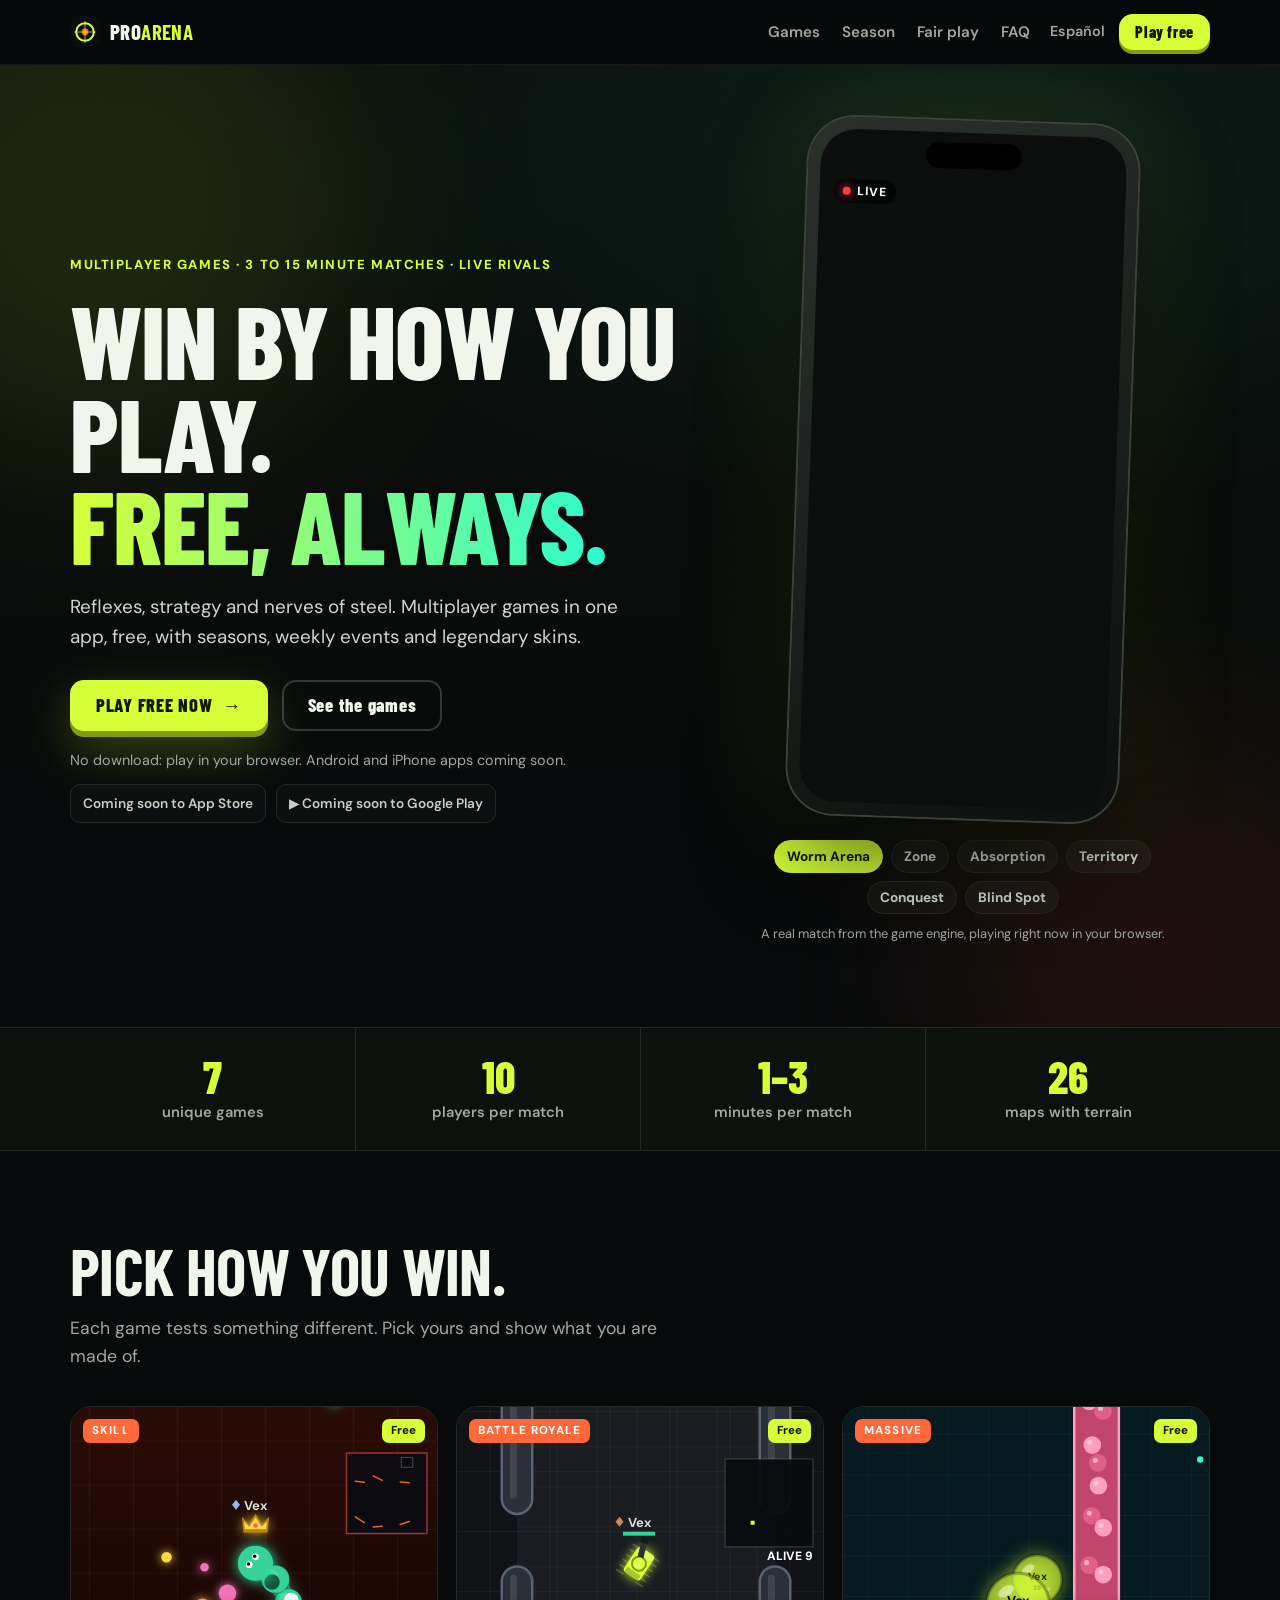
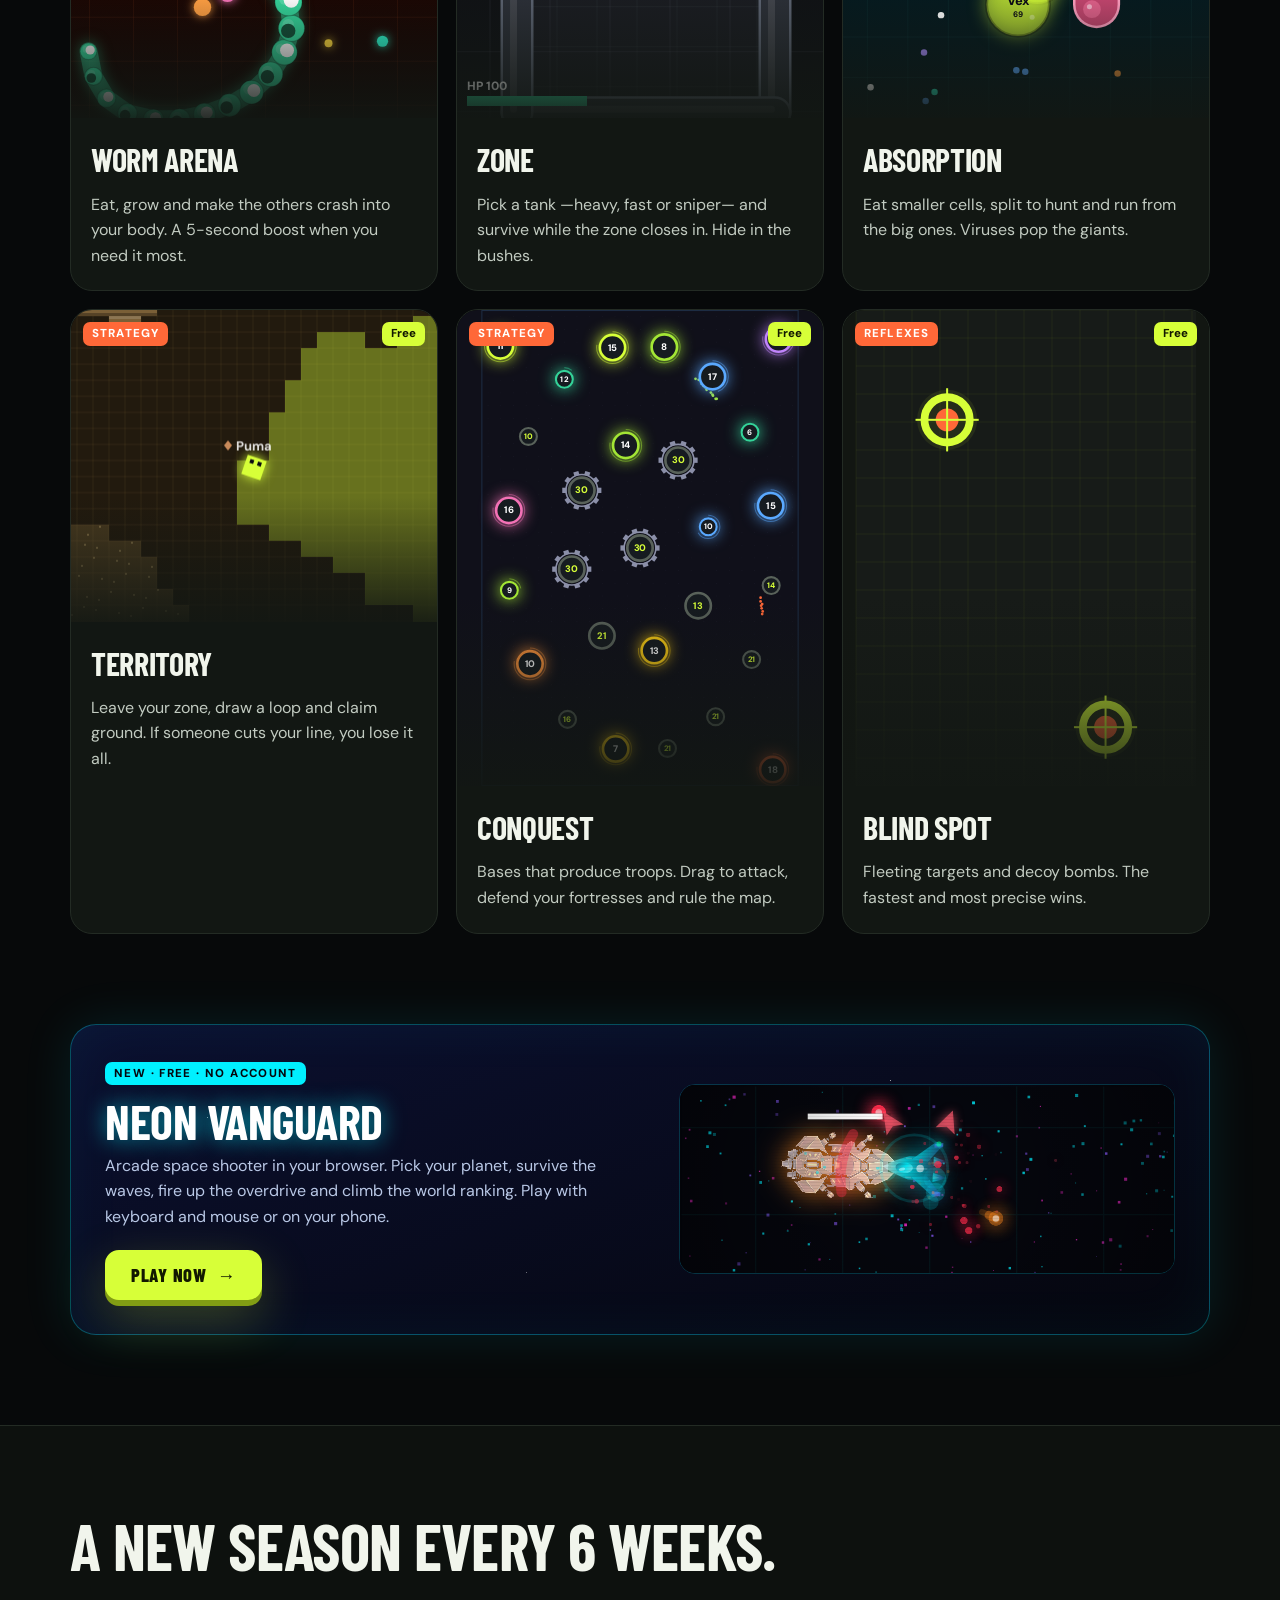
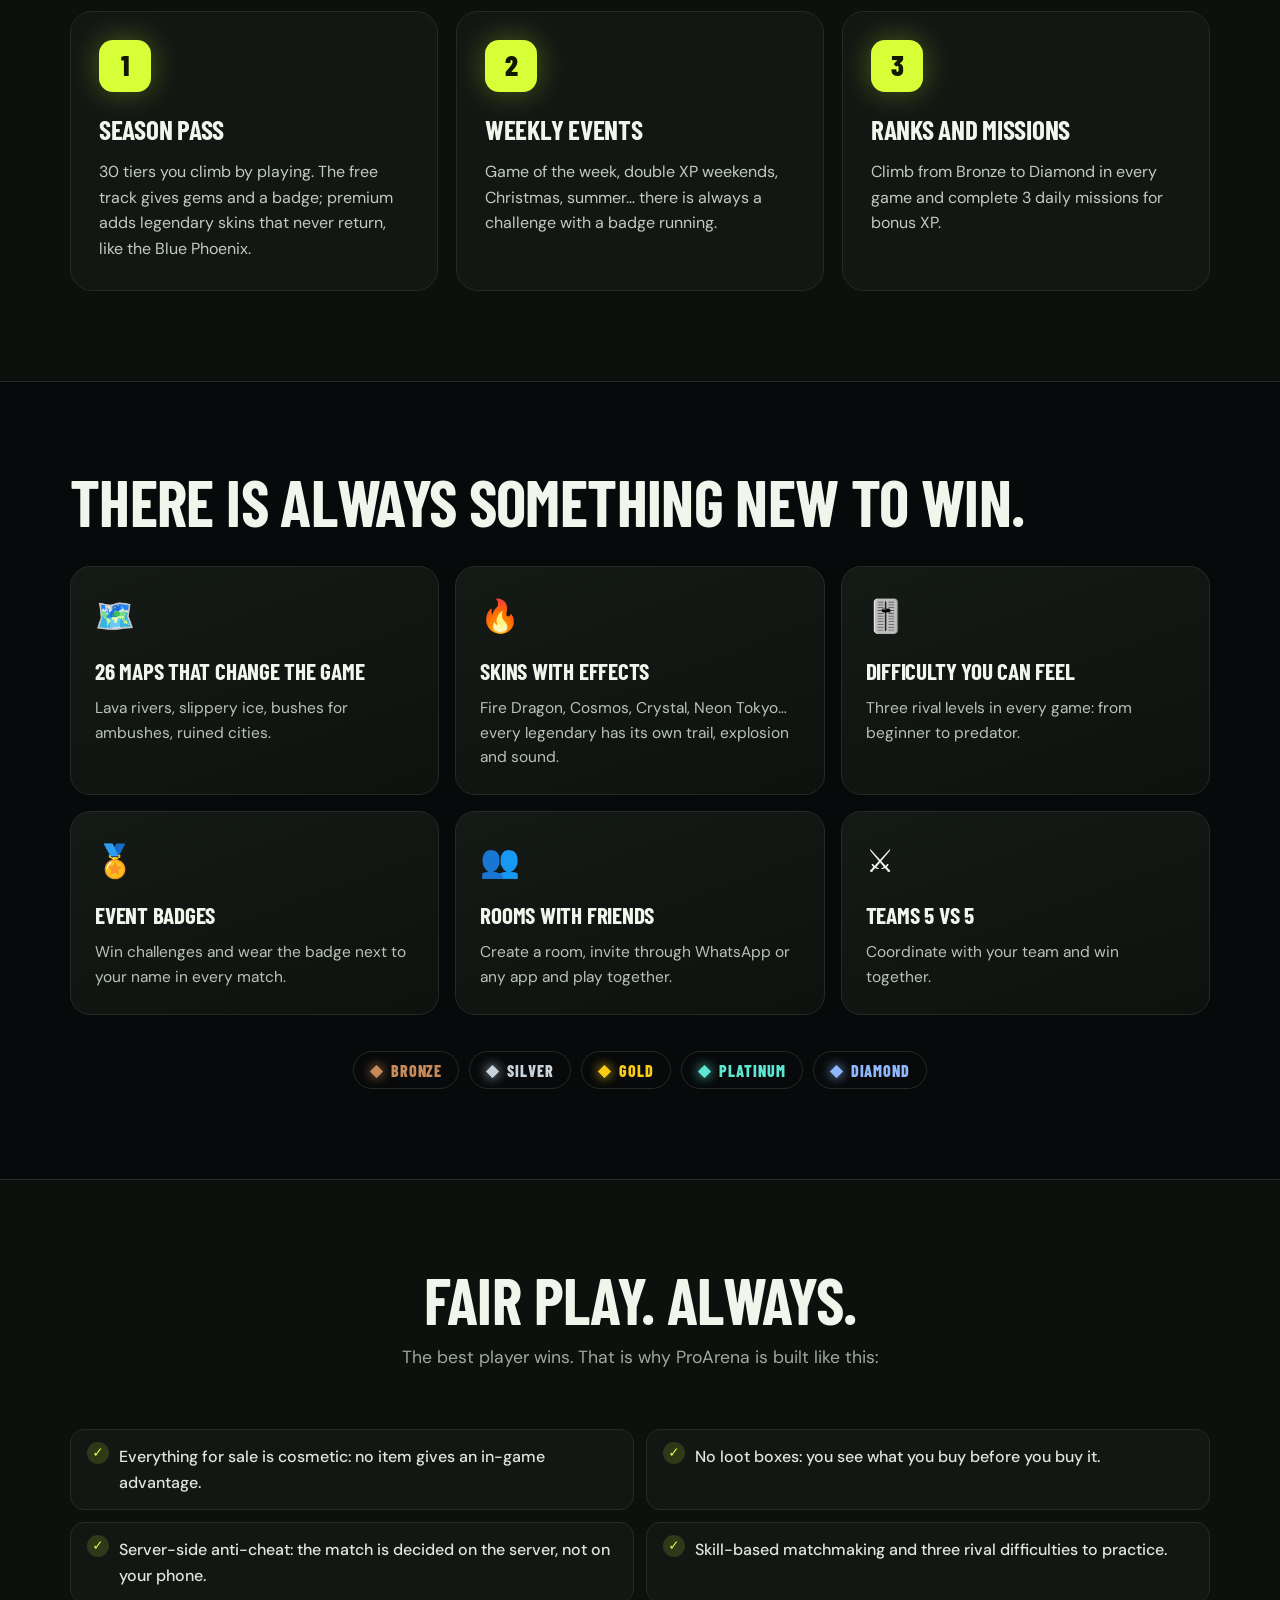
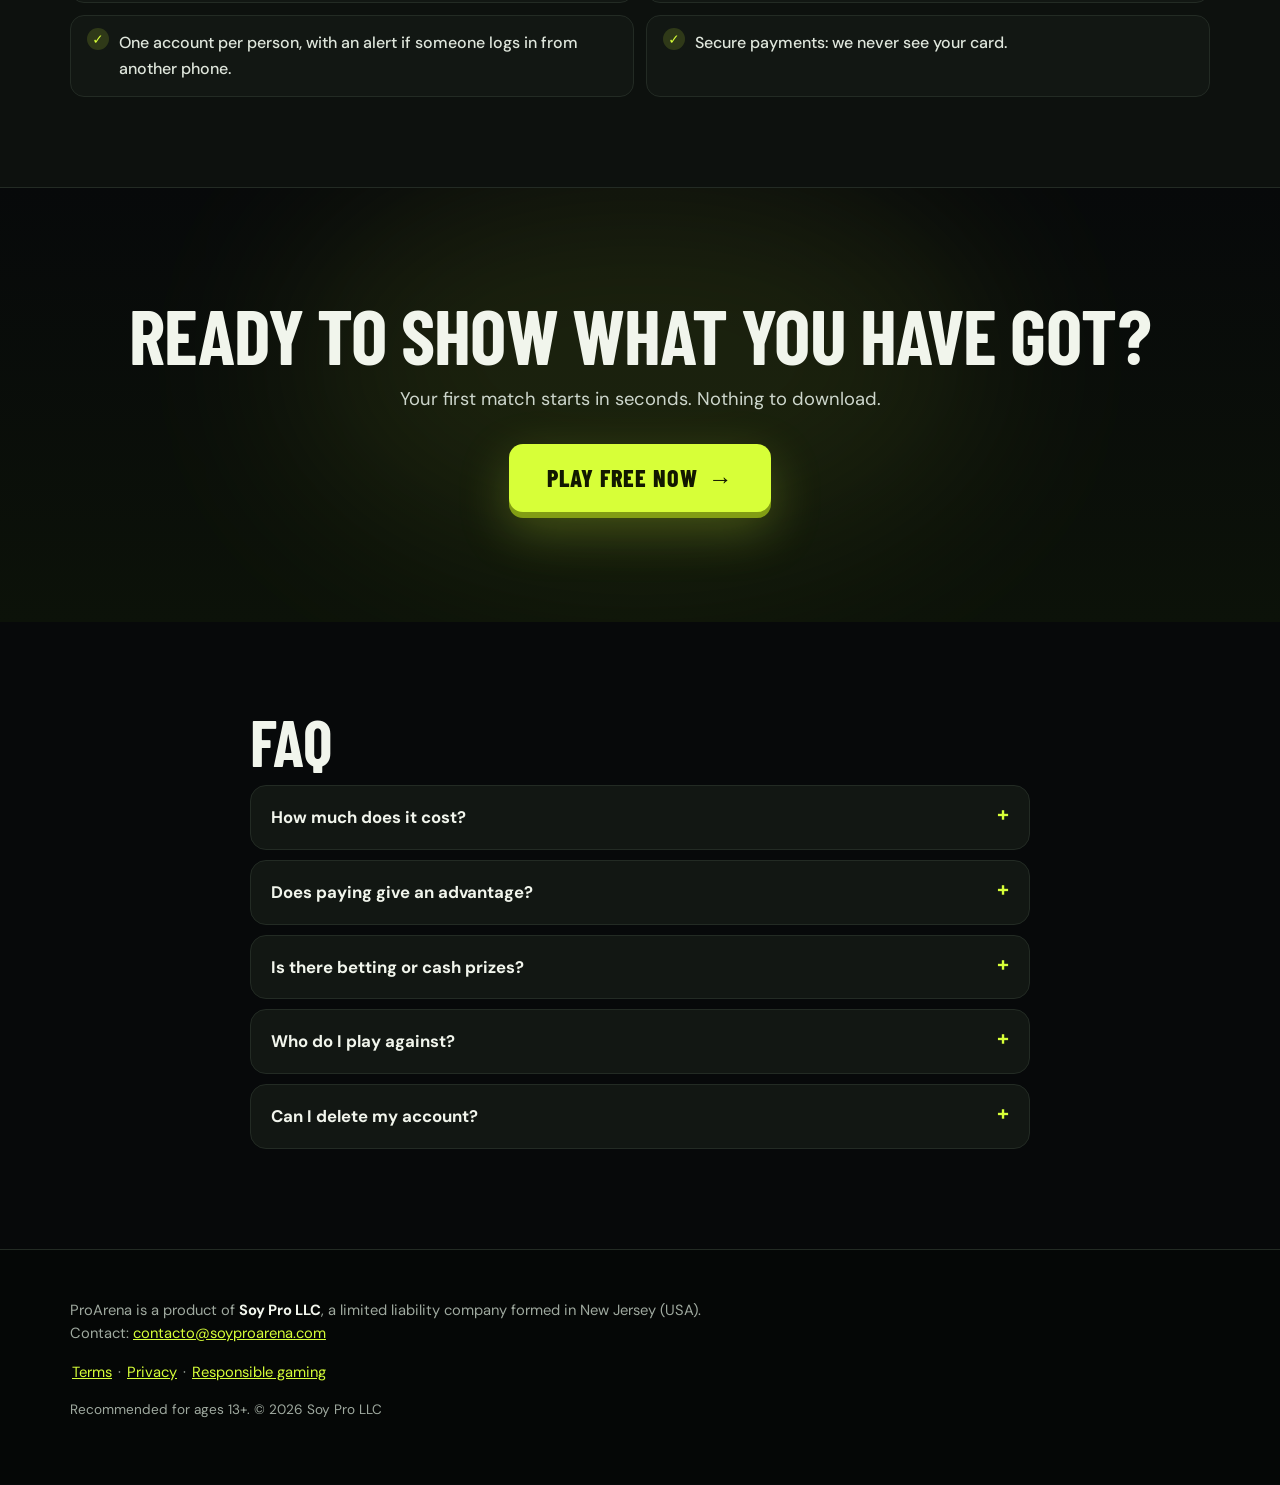
<file: en.html>
<!doctype html>
<html lang="en">
<head>
<meta charset="utf-8">
<meta name="viewport" content="width=device-width, initial-scale=1, viewport-fit=cover">
<title>ProArena · Free online multiplayer games: worms, battle royale and strategy</title>
<meta name="description" content="Play free live multiplayer games in your browser: Worms Arena, tank battle royale, cell absorption, territory and conquest. 3 to 15 minute matches against real players. No gambling: purchases are cosmetic only.">
<meta name="robots" content="index, follow, max-image-preview:large">
<link rel="canonical" href="https://soyproarena.com/en.html">
<link rel="alternate" hreflang="es" href="https://soyproarena.com/"><link rel="alternate" hreflang="en" href="https://soyproarena.com/en.html"><link rel="alternate" hreflang="x-default" href="https://soyproarena.com/">
<meta property="og:type" content="website"><meta property="og:site_name" content="ProArena"><meta property="og:locale" content="en_US"><meta property="og:locale:alternate" content="es_ES">
<meta property="og:url" content="https://soyproarena.com/en.html"><meta property="og:title" content="ProArena · Free online multiplayer games: worms, battle royale and strategy"><meta property="og:description" content="Play free live multiplayer games in your browser: Worms Arena, tank battle royale, cell absorption, territory and conquest. 3 to 15 minute matches against real players. No gambling: purchases are cosmetic only.">
<meta property="og:image" content="https://soyproarena.com/og-en.jpg"><meta property="og:image:width" content="1200"><meta property="og:image:height" content="630"><meta property="og:image:alt" content="ProArena: live Worms Arena match">
<meta name="twitter:card" content="summary_large_image"><meta name="twitter:title" content="ProArena · Free online multiplayer games: worms, battle royale and strategy"><meta name="twitter:description" content="Play free live multiplayer games in your browser: Worms Arena, tank battle royale, cell absorption, territory and conquest. 3 to 15 minute matches against real players. No gambling: purchases are cosmetic only."><meta name="twitter:image" content="https://soyproarena.com/og-en.jpg">
<script type="application/ld+json">{"@context": "https://schema.org", "@graph": [{"@type": "Organization", "@id": "https://soyproarena.com/#org", "name": "Soy Pro LLC", "url": "https://soyproarena.com/", "logo": "https://soyproarena.com/icon.svg", "email": "contacto@soyproarena.com", "address": {"@type": "PostalAddress", "addressRegion": "NJ", "addressCountry": "US"}}, {"@type": "WebSite", "@id": "https://soyproarena.com/#web", "url": "https://soyproarena.com/", "name": "ProArena", "inLanguage": ["es", "en"], "publisher": {"@id": "https://soyproarena.com/#org"}}, {"@type": "VideoGame", "@id": "https://soyproarena.com/#game", "name": "ProArena", "url": "https://juego.soyproarena.com/", "description": "Play free live multiplayer games in your browser: Worms Arena, tank battle royale, cell absorption, territory and conquest. 3 to 15 minute matches against real players. No gambling: purchases are cosmetic only.", "image": "https://soyproarena.com/og-en.jpg", "inLanguage": ["es", "en"], "genre": ["Multiplayer", "Battle royale", "Strategy", "Skill", "Arcade"], "gamePlatform": ["Web browser", "Android", "iOS"], "applicationCategory": "GameApplication", "operatingSystem": "Web, Android, iOS", "playMode": "MultiPlayer", "author": {"@id": "https://soyproarena.com/#org"}, "publisher": {"@id": "https://soyproarena.com/#org"}, "offers": {"@type": "Offer", "price": "0", "priceCurrency": "USD", "availability": "https://schema.org/InStock"}, "contentRating": "13+"}, {"@type": "FAQPage", "@id": "https://soyproarena.com/en.html#faq", "mainEntity": [{"@type": "Question", "name": "How much does it cost?", "acceptedAnswer": {"@type": "Answer", "text": "Nothing. Every game, every map and the seasons are free. Optionally you can buy gems for skins or the premium season pass."}}, {"@type": "Question", "name": "Does paying give an advantage?", "acceptedAnswer": {"@type": "Answer", "text": "No. Everything for sale is cosmetic: colors, skins, effects and badges. In a match everyone plays under the same conditions."}}, {"@type": "Question", "name": "Is there betting or cash prizes?", "acceptedAnswer": {"@type": "Answer", "text": "No. ProArena has no betting, casino, lottery or cash prizes. You play for fun, for your rank and for badges."}}, {"@type": "Question", "name": "Who do I play against?", "acceptedAnswer": {"@type": "Answer", "text": "Real players, live. If a match is short of players we fill it with game-controlled rivals so you never have to wait. Real-money matches are always people only."}}, {"@type": "Question", "name": "Can I delete my account?", "acceptedAnswer": {"@type": "Answer", "text": "Yes, anytime, from your Profile in the app. Your data is deleted."}}]}]}</script>
<meta name="theme-color" content="#0b0e0c">
<link rel="icon" href="icon.svg">
<link rel="preconnect" href="https://fonts.googleapis.com"><link rel="preconnect" href="https://fonts.gstatic.com" crossorigin>
<link href="https://fonts.googleapis.com/css2?family=Barlow+Condensed:wght@600;700;800&family=DM+Sans:wght@400;500;600;700&display=swap" rel="stylesheet">
<link rel="stylesheet" href="site.css">
</head>
<body>
<header class="bar"><div class="wrap bar-in">
  <a class="brand" href="en.html"><img src="icon.svg" alt="" width="30" height="30"><span>PRO<b>ARENA</b></span></a>
  <nav class="links"><a href="#juegos">Games</a><a href="#como">Season</a><a href="#limpio">Fair play</a><a href="#faq">FAQ</a></nav>
  <div class="bar-r"><a class="lang" href="./">Español</a><a class="btn btn-s" href="https://juego.soyproarena.com">Play free</a></div>
</div></header>

<main>
<section class="hero"><div class="glow g1"></div><div class="glow g2"></div>
  <div class="wrap hero-in">
    <div class="hero-txt">
      <p class="kicker">Multiplayer games · 3 to 15 minute matches · live rivals</p>
      <h1>Win by how you play.<br><span>Free, always.</span></h1>
      <p class="lead">Reflexes, strategy and nerves of steel. Multiplayer games in one app, free, with seasons, weekly events and legendary skins.</p>
      <div class="ctas"><a class="btn" href="https://juego.soyproarena.com">PLAY FREE NOW <i>→</i></a><a class="btn btn-ghost" href="#juegos">See the games</a></div>
      <p class="small">No download: play in your browser. Android and iPhone apps coming soon.</p>
      <div class="stores"><span class="store"> Coming soon to App Store</span><span class="store">▶ Coming soon to Google Play</span></div>
    </div>
    <div class="hero-phone">
      <div class="phone"><div class="notch"></div><span class="live"><i></i>LIVE</span><canvas id="heroGame" data-game="worms" data-life="60"></canvas></div>
      <div class="chips"><button type="button" data-hero="worms" class="on">Worm Arena</button><button type="button" data-hero="zone">Zone</button><button type="button" data-hero="cells">Absorption</button><button type="button" data-hero="territory">Territory</button><button type="button" data-hero="conquest">Conquest</button><button type="button" data-hero="blind">Blind Spot</button></div>
      <p class="note">A real match from the game engine, playing right now in your browser.</p>
    </div>
  </div>
</section>

<section class="stats"><div class="wrap stats-in"><div><b>7</b><span>unique games</span></div><div><b>10</b><span>players per match</span></div><div><b>1–3</b><span>minutes per match</span></div><div><b>26</b><span>maps with terrain</span></div></div></section>

<section id="juegos" class="sec"><div class="wrap">
  <h2>Pick how you win.</h2><p class="sec-p">Each game tests something different. Pick yours and show what you are made of.</p>
  <div class="games">
    <article class="game"><div class="screen"><canvas data-game="worms" data-life="40"></canvas><span class="tag">Skill</span><span class="badge p">Free</span></div>
      <h3>Worm Arena</h3><p>Eat, grow and make the others crash into your body. A 5-second boost when you need it most.</p></article>
    <article class="game"><div class="screen"><canvas data-game="zone" data-life="40"></canvas><span class="tag">Battle royale</span><span class="badge p">Free</span></div>
      <h3>Zone</h3><p>Pick a tank —heavy, fast or sniper— and survive while the zone closes in. Hide in the bushes.</p></article>
    <article class="game"><div class="screen"><canvas data-game="cells" data-life="40"></canvas><span class="tag">Massive</span><span class="badge p">Free</span></div>
      <h3>Absorption</h3><p>Eat smaller cells, split to hunt and run from the big ones. Viruses pop the giants.</p></article>
    <article class="game"><div class="screen"><canvas data-game="territory" data-life="40"></canvas><span class="tag">Strategy</span><span class="badge p">Free</span></div>
      <h3>Territory</h3><p>Leave your zone, draw a loop and claim ground. If someone cuts your line, you lose it all.</p></article>
    <article class="game"><div class="screen tall"><canvas data-game="conquest" data-life="40"></canvas><span class="tag">Strategy</span><span class="badge p">Free</span></div>
      <h3>Conquest</h3><p>Bases that produce troops. Drag to attack, defend your fortresses and rule the map.</p></article>
    <article class="game"><div class="screen tall"><canvas data-game="blind" data-life="40"></canvas><span class="tag">Reflexes</span><span class="badge p">Free</span></div>
      <h3>Blind Spot</h3><p>Fleeting targets and decoy bombs. The fastest and most precise wins.</p></article>
  </div>
</div></section>

<section class="sec nv-sec"><div class="wrap">
  <a class="nv" href="neon-vanguard/">
    <div class="nv-txt"><span class="nv-new">NEW · FREE · NO ACCOUNT</span><h2>Neon Vanguard</h2><p>Arcade space shooter in your browser. Pick your planet, survive the waves, fire up the overdrive and climb the world ranking. Play with keyboard and mouse or on your phone.</p><span class="btn">PLAY NOW <i>→</i></span></div>
    <div class="nv-art" aria-hidden="true"><iframe class="nv-demo" src="neon-vanguard/?demo=1" title="Neon Vanguard" loading="lazy" tabindex="-1"></iframe></div>
  </a>
</div></section>

<section id="como" class="sec sec-alt"><div class="wrap">
  <h2>A new season every 6 weeks.</h2>
  <div class="steps"><div class="step"><b>1</b><h3>Season pass</h3><p>30 tiers you climb by playing. The free track gives gems and a badge; premium adds legendary skins that never return, like the Blue Phoenix.</p></div><div class="step"><b>2</b><h3>Weekly events</h3><p>Game of the week, double XP weekends, Christmas, summer… there is always a challenge with a badge running.</p></div><div class="step"><b>3</b><h3>Ranks and missions</h3><p>Climb from Bronze to Diamond in every game and complete 3 daily missions for bonus XP.</p></div></div>
</div></section>

<section class="sec"><div class="wrap">
  <h2>There is always something new to win.</h2>
  <div class="feats"><div class="feat"><i>🗺️</i><h3>26 maps that change the game</h3><p>Lava rivers, slippery ice, bushes for ambushes, ruined cities.</p></div><div class="feat"><i>🔥</i><h3>Skins with effects</h3><p>Fire Dragon, Cosmos, Crystal, Neon Tokyo… every legendary has its own trail, explosion and sound.</p></div><div class="feat"><i>🎚️</i><h3>Difficulty you can feel</h3><p>Three rival levels in every game: from beginner to predator.</p></div><div class="feat"><i>🏅</i><h3>Event badges</h3><p>Win challenges and wear the badge next to your name in every match.</p></div><div class="feat"><i>👥</i><h3>Rooms with friends</h3><p>Create a room, invite through WhatsApp or any app and play together.</p></div><div class="feat"><i>⚔️</i><h3>Teams 5 vs 5</h3><p>Coordinate with your team and win together.</p></div></div>
  <div class="tiers"><span style="--c:#c98a5a">Bronze</span><span style="--c:#c9d3dc">Silver</span><span style="--c:#facc15">Gold</span><span style="--c:#5ee6d3">Platinum</span><span style="--c:#8fb8ff">Diamond</span></div>
</div></section>

<section id="limpio" class="sec sec-alt"><div class="wrap fair">
  <div><h2>Fair play. Always.</h2><p class="sec-p">The best player wins. That is why ProArena is built like this:</p></div>
  <ul><li>Everything for sale is cosmetic: no item gives an in-game advantage.</li><li>No loot boxes: you see what you buy before you buy it.</li><li>Server-side anti-cheat: the match is decided on the server, not on your phone.</li><li>Skill-based matchmaking and three rival difficulties to practice.</li><li>One account per person, with an alert if someone logs in from another phone.</li><li>Secure payments: we never see your card.</li></ul>
</div></section>

<section class="final"><div class="glow g3"></div><div class="wrap final-in">
  <h2>Ready to show what you have got?</h2><p>Your first match starts in seconds. Nothing to download.</p><a class="btn btn-xl" href="https://juego.soyproarena.com">PLAY FREE NOW <i>→</i></a>
</div></section>

<section id="faq" class="sec"><div class="wrap narrow">
  <h2>FAQ</h2>
  <details><summary>How much does it cost?</summary><p>Nothing. Every game, every map and the seasons are free. Optionally you can buy gems for skins or the premium season pass.</p></details>
  <details><summary>Does paying give an advantage?</summary><p>No. Everything for sale is cosmetic: colors, skins, effects and badges. In a match everyone plays under the same conditions.</p></details>
  <details><summary>Is there betting or cash prizes?</summary><p>No. ProArena has no betting, casino, lottery or cash prizes. You play for fun, for your rank and for badges.</p></details>
  <details><summary>Who do I play against?</summary><p>Real players, live. If a match is short of players we fill it with game-controlled rivals so you never have to wait. Real-money matches are always people only.</p></details>
  <details><summary>Can I delete my account?</summary><p>Yes, anytime, from your Profile in the app. Your data is deleted.</p></details>
</div></section>
</main>

<footer><div class="wrap foot">
  <p>ProArena is a product of <b>Soy Pro LLC</b>, a limited liability company formed in New Jersey (USA).<br>Contact: <a href="mailto:contacto@soyproarena.com">contacto@soyproarena.com</a></p>
  <p class="links2"><a href="legal/terms.html">Terms</a> · <a href="legal/privacy.html">Privacy</a> · <a href="legal/responsible-gaming.html">Responsible gaming</a></p>
  <p class="muted">Recommended for ages 13+. © 2026 Soy Pro LLC</p>
</div></footer>

<script>try{localStorage.setItem('arena.lang','en')}catch(e){}</script>
<script src="engine/i18n.js"></script>
<script src="engine/terrain.js"></script><script src="engine/maps.js"></script>
<script src="engine/worms.js"></script><script src="engine/zone.js"></script><script src="engine/cells.js"></script>
<script src="engine/territory.js"></script><script src="engine/conquest.js"></script><script src="engine/blind.js"></script>
<script src="engine/render.js"></script><script src="engine/demo.js"></script>
</body>
</html>
</file>
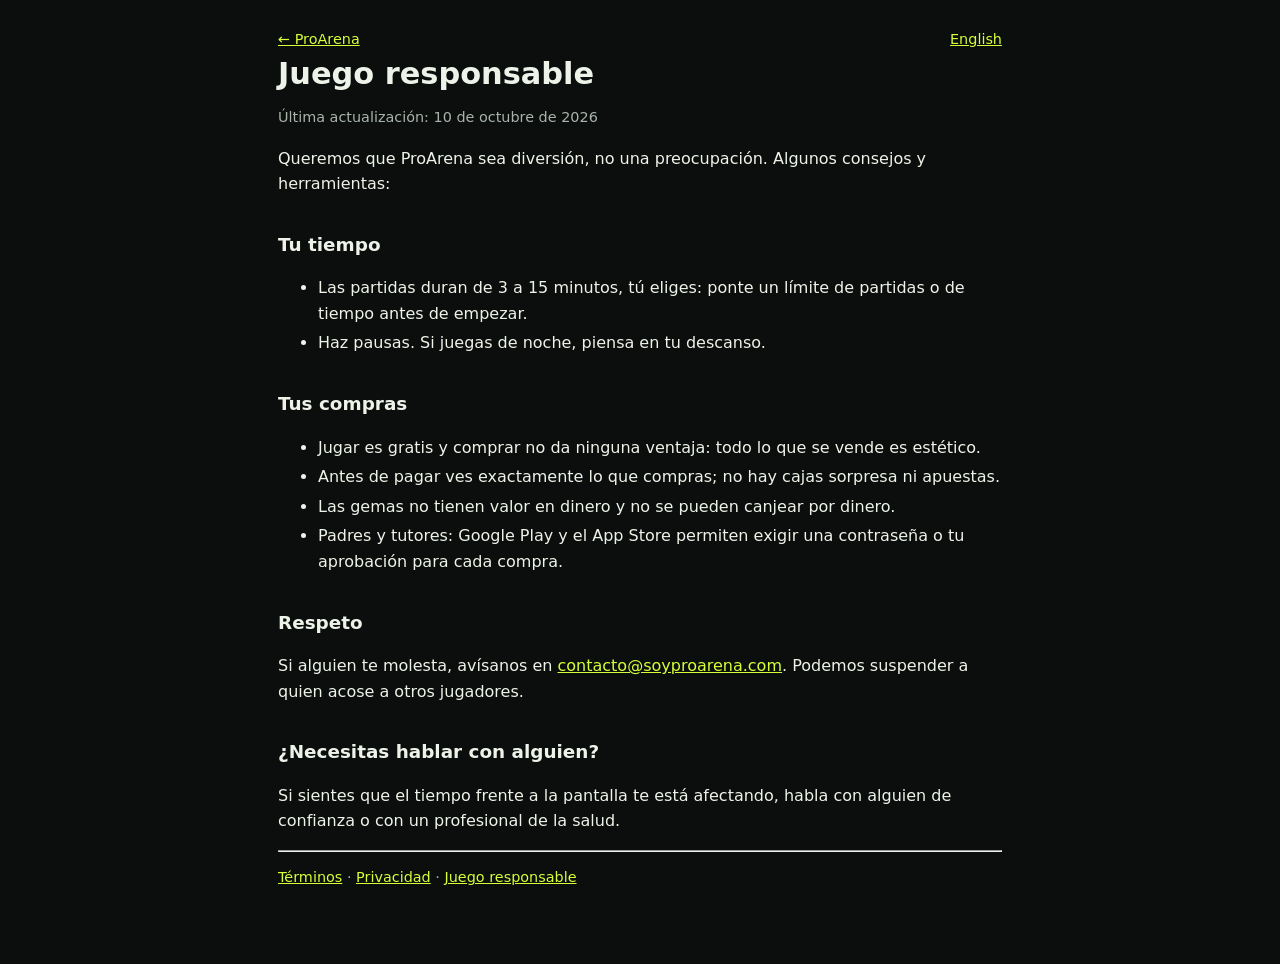
<file: legal/juego-responsable.html>
<!doctype html>
<html lang="es"><head><meta charset="utf-8"><meta name="viewport" content="width=device-width, initial-scale=1"><title>Juego responsable · ProArena</title><link rel="stylesheet" href="legal.css"></head>
<body><main><div class="top"><a href="/">← ProArena</a><a href="responsible-gaming.html">English</a></div>
<h1>Juego responsable</h1><p class="muted">Última actualización: 10 de octubre de 2026</p>
<p>Queremos que ProArena sea diversión, no una preocupación. Algunos consejos y herramientas:</p>
<h2>Tu tiempo</h2><ul><li>Las partidas duran de 3 a 15 minutos, tú eliges: ponte un límite de partidas o de tiempo antes de empezar.</li><li>Haz pausas. Si juegas de noche, piensa en tu descanso.</li></ul>
<h2>Tus compras</h2><ul><li>Jugar es gratis y comprar no da ninguna ventaja: todo lo que se vende es estético.</li><li>Antes de pagar ves exactamente lo que compras; no hay cajas sorpresa ni apuestas.</li><li>Las gemas no tienen valor en dinero y no se pueden canjear por dinero.</li><li>Padres y tutores: Google Play y el App Store permiten exigir una contraseña o tu aprobación para cada compra.</li></ul>
<h2>Respeto</h2><p>Si alguien te molesta, avísanos en <a href="mailto:contacto@soyproarena.com">contacto@soyproarena.com</a>. Podemos suspender a quien acose a otros jugadores.</p>
<h2>¿Necesitas hablar con alguien?</h2><p>Si sientes que el tiempo frente a la pantalla te está afectando, habla con alguien de confianza o con un profesional de la salud.</p>
<hr><p class="muted"><a href="terminos.html">Términos</a> · <a href="privacidad.html">Privacidad</a> · <a href="juego-responsable.html">Juego responsable</a></p></main></body></html>
</file>
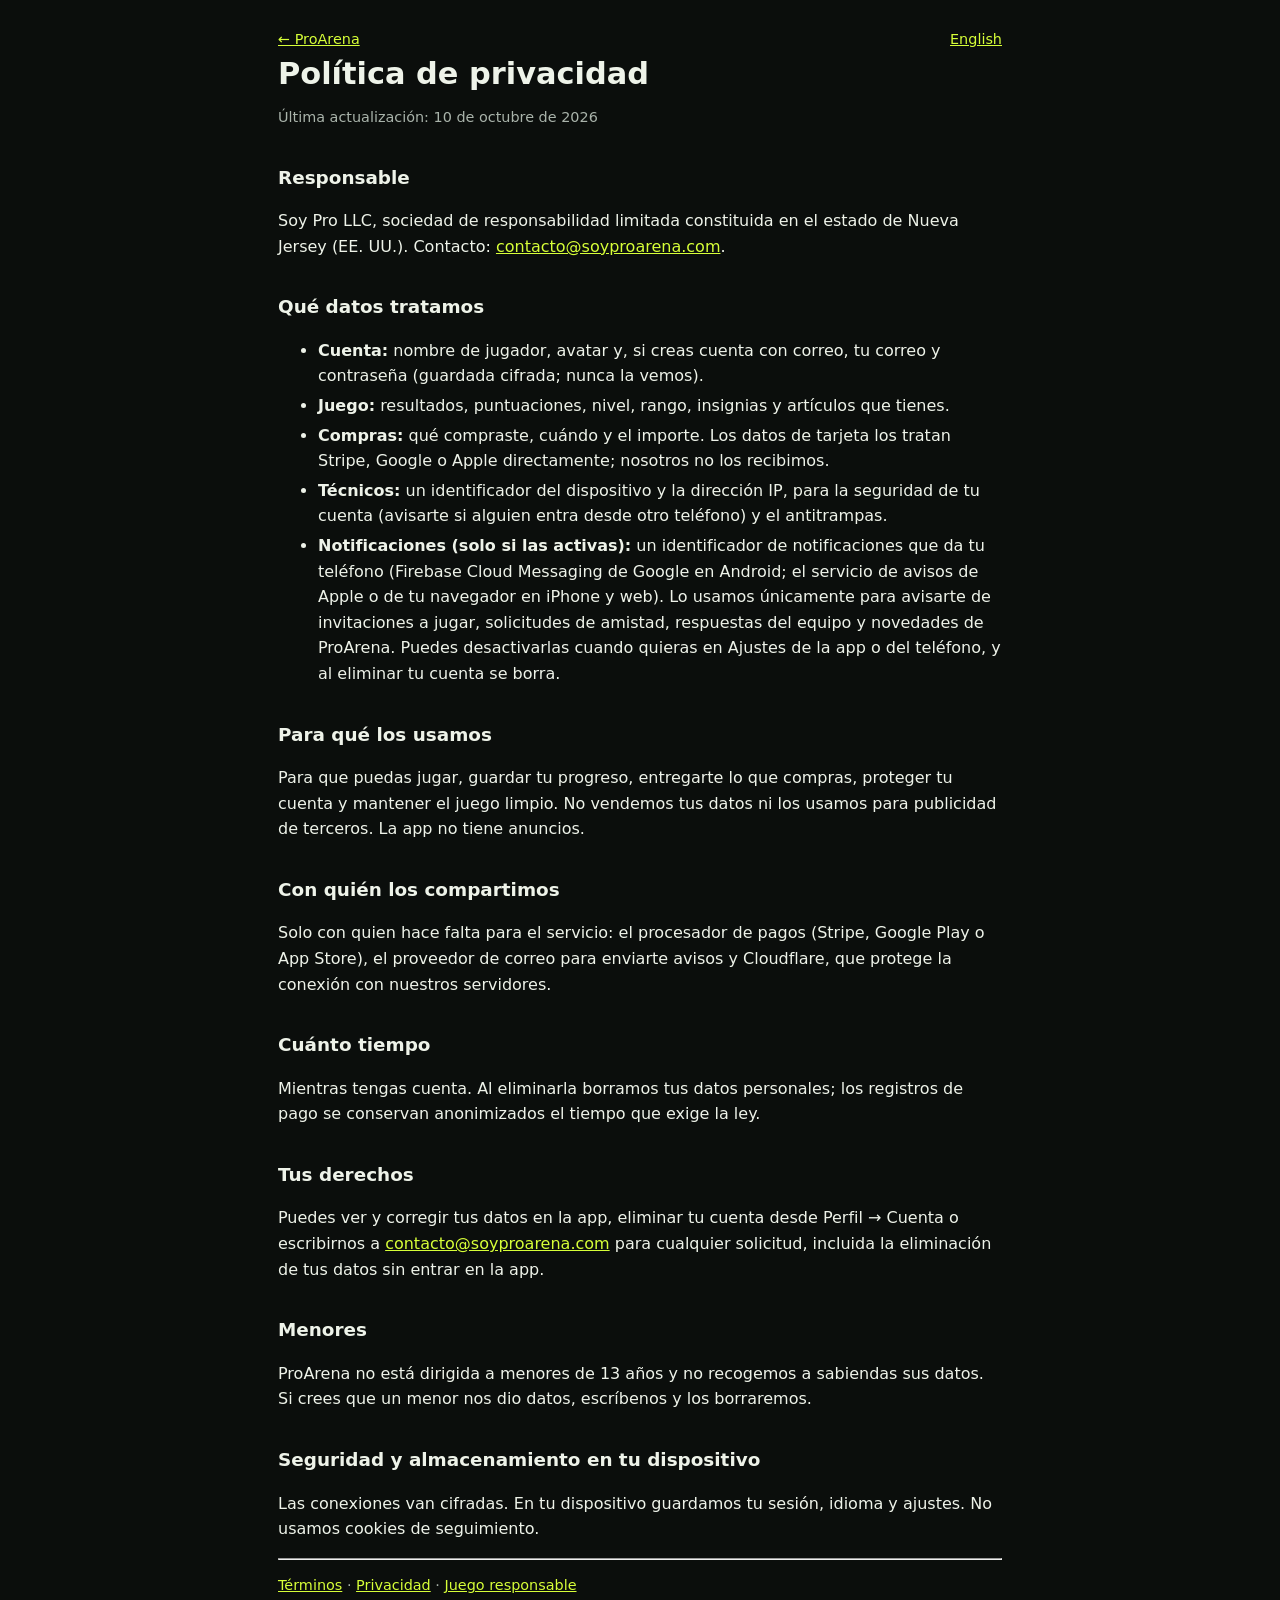
<file: legal/privacidad.html>
<!doctype html>
<html lang="es"><head><meta charset="utf-8"><meta name="viewport" content="width=device-width, initial-scale=1"><title>Política de privacidad · ProArena</title><link rel="stylesheet" href="legal.css"></head>
<body><main><div class="top"><a href="/">← ProArena</a><a href="privacy.html">English</a></div>
<h1>Política de privacidad</h1><p class="muted">Última actualización: 10 de octubre de 2026</p>
<h2>Responsable</h2><p>Soy Pro LLC, sociedad de responsabilidad limitada constituida en el estado de Nueva Jersey (EE. UU.). Contacto: <a href="mailto:contacto@soyproarena.com">contacto@soyproarena.com</a>.</p>
<h2>Qué datos tratamos</h2><ul><li><b>Cuenta:</b> nombre de jugador, avatar y, si creas cuenta con correo, tu correo y contraseña (guardada cifrada; nunca la vemos).</li><li><b>Juego:</b> resultados, puntuaciones, nivel, rango, insignias y artículos que tienes.</li><li><b>Compras:</b> qué compraste, cuándo y el importe. Los datos de tarjeta los tratan Stripe, Google o Apple directamente; nosotros no los recibimos.</li><li><b>Técnicos:</b> un identificador del dispositivo y la dirección IP, para la seguridad de tu cuenta (avisarte si alguien entra desde otro teléfono) y el antitrampas.</li><li><b>Notificaciones (solo si las activas):</b> un identificador de notificaciones que da tu teléfono (Firebase Cloud Messaging de Google en Android; el servicio de avisos de Apple o de tu navegador en iPhone y web). Lo usamos únicamente para avisarte de invitaciones a jugar, solicitudes de amistad, respuestas del equipo y novedades de ProArena. Puedes desactivarlas cuando quieras en Ajustes de la app o del teléfono, y al eliminar tu cuenta se borra.</li></ul>
<h2>Para qué los usamos</h2><p>Para que puedas jugar, guardar tu progreso, entregarte lo que compras, proteger tu cuenta y mantener el juego limpio. No vendemos tus datos ni los usamos para publicidad de terceros. La app no tiene anuncios.</p>
<h2>Con quién los compartimos</h2><p>Solo con quien hace falta para el servicio: el procesador de pagos (Stripe, Google Play o App Store), el proveedor de correo para enviarte avisos y Cloudflare, que protege la conexión con nuestros servidores.</p>
<h2>Cuánto tiempo</h2><p>Mientras tengas cuenta. Al eliminarla borramos tus datos personales; los registros de pago se conservan anonimizados el tiempo que exige la ley.</p>
<h2>Tus derechos</h2><p>Puedes ver y corregir tus datos en la app, eliminar tu cuenta desde Perfil → Cuenta o escribirnos a <a href="mailto:contacto@soyproarena.com">contacto@soyproarena.com</a> para cualquier solicitud, incluida la eliminación de tus datos sin entrar en la app.</p>
<h2>Menores</h2><p>ProArena no está dirigida a menores de 13 años y no recogemos a sabiendas sus datos. Si crees que un menor nos dio datos, escríbenos y los borraremos.</p>
<h2>Seguridad y almacenamiento en tu dispositivo</h2><p>Las conexiones van cifradas. En tu dispositivo guardamos tu sesión, idioma y ajustes. No usamos cookies de seguimiento.</p>
<hr><p class="muted"><a href="terminos.html">Términos</a> · <a href="privacidad.html">Privacidad</a> · <a href="juego-responsable.html">Juego responsable</a></p></main></body></html>
</file>
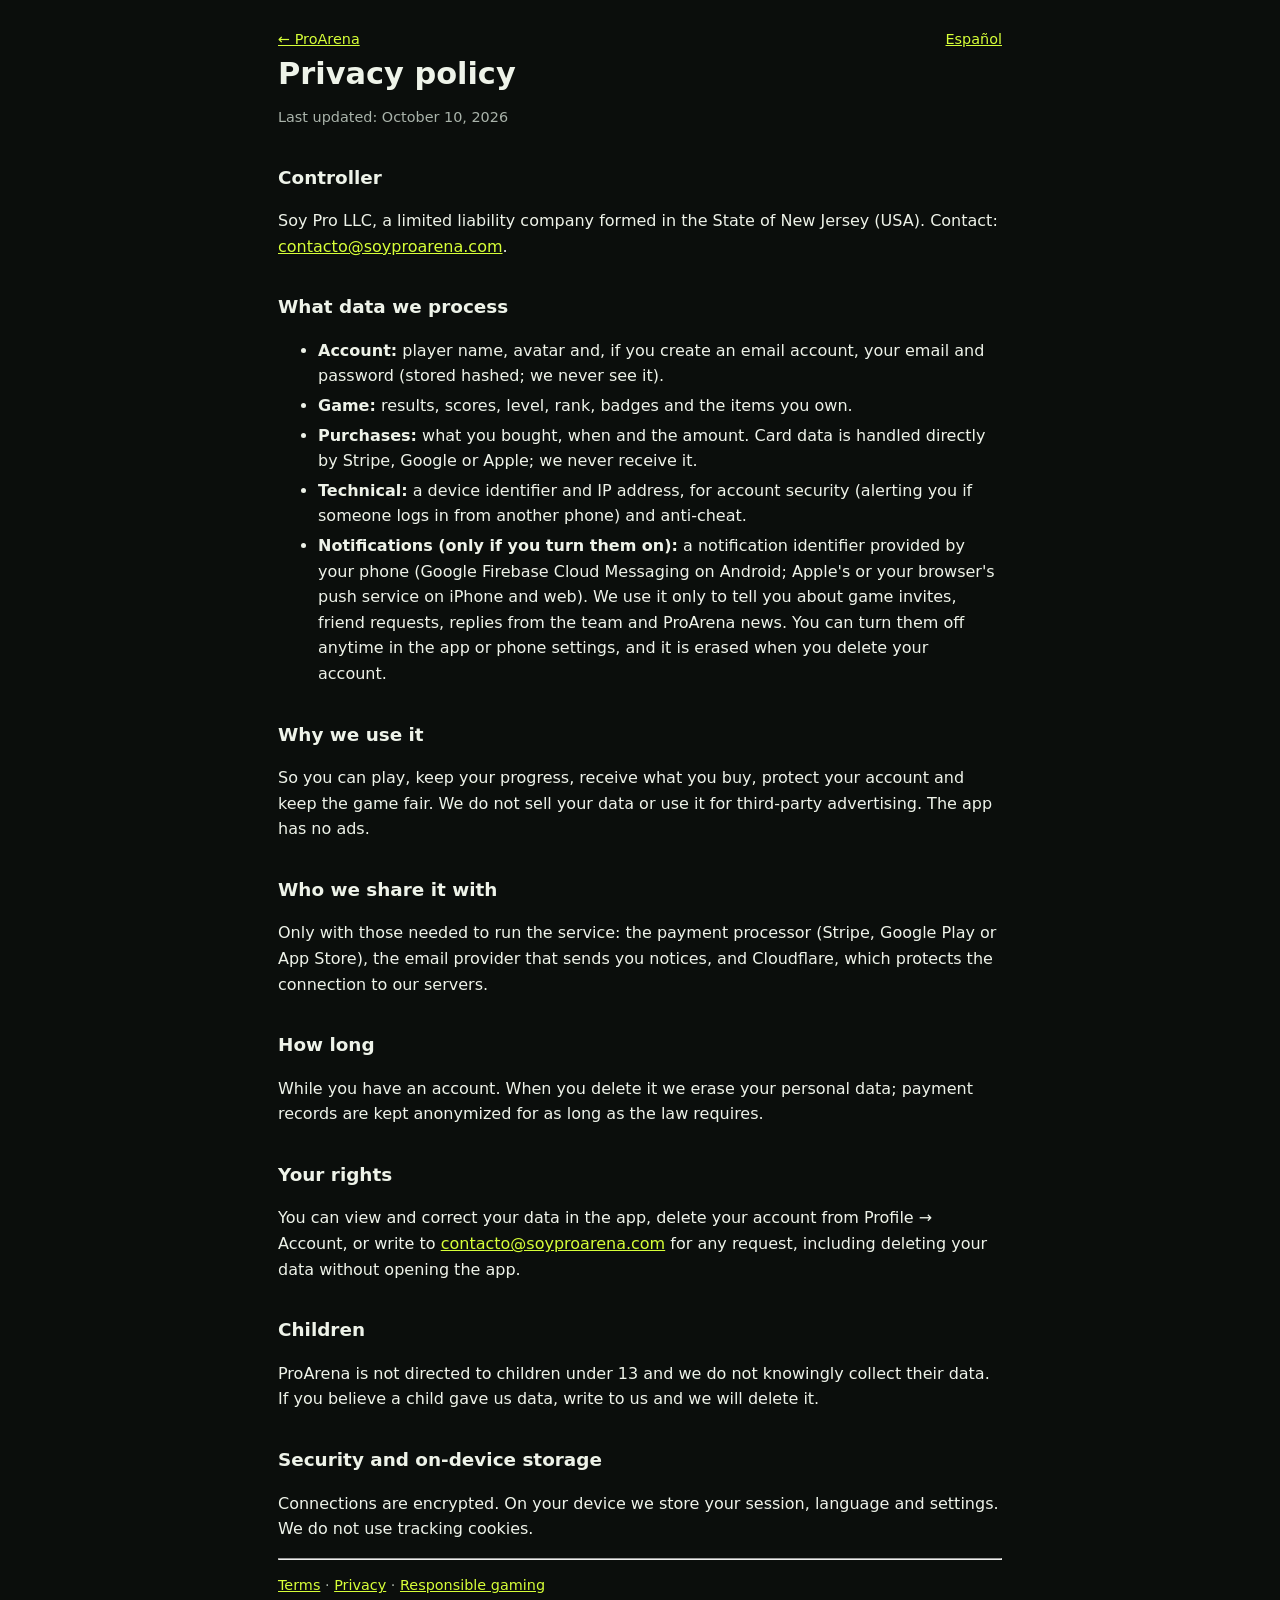
<file: legal/privacy.html>
<!doctype html>
<html lang="en"><head><meta charset="utf-8"><meta name="viewport" content="width=device-width, initial-scale=1"><title>Privacy policy · ProArena</title><link rel="stylesheet" href="legal.css"></head>
<body><main><div class="top"><a href="/">← ProArena</a><a href="privacidad.html">Español</a></div>
<h1>Privacy policy</h1><p class="muted">Last updated: October 10, 2026</p>
<h2>Controller</h2><p>Soy Pro LLC, a limited liability company formed in the State of New Jersey (USA). Contact: <a href="mailto:contacto@soyproarena.com">contacto@soyproarena.com</a>.</p>
<h2>What data we process</h2><ul><li><b>Account:</b> player name, avatar and, if you create an email account, your email and password (stored hashed; we never see it).</li><li><b>Game:</b> results, scores, level, rank, badges and the items you own.</li><li><b>Purchases:</b> what you bought, when and the amount. Card data is handled directly by Stripe, Google or Apple; we never receive it.</li><li><b>Technical:</b> a device identifier and IP address, for account security (alerting you if someone logs in from another phone) and anti-cheat.</li><li><b>Notifications (only if you turn them on):</b> a notification identifier provided by your phone (Google Firebase Cloud Messaging on Android; Apple's or your browser's push service on iPhone and web). We use it only to tell you about game invites, friend requests, replies from the team and ProArena news. You can turn them off anytime in the app or phone settings, and it is erased when you delete your account.</li></ul>
<h2>Why we use it</h2><p>So you can play, keep your progress, receive what you buy, protect your account and keep the game fair. We do not sell your data or use it for third-party advertising. The app has no ads.</p>
<h2>Who we share it with</h2><p>Only with those needed to run the service: the payment processor (Stripe, Google Play or App Store), the email provider that sends you notices, and Cloudflare, which protects the connection to our servers.</p>
<h2>How long</h2><p>While you have an account. When you delete it we erase your personal data; payment records are kept anonymized for as long as the law requires.</p>
<h2>Your rights</h2><p>You can view and correct your data in the app, delete your account from Profile → Account, or write to <a href="mailto:contacto@soyproarena.com">contacto@soyproarena.com</a> for any request, including deleting your data without opening the app.</p>
<h2>Children</h2><p>ProArena is not directed to children under 13 and we do not knowingly collect their data. If you believe a child gave us data, write to us and we will delete it.</p>
<h2>Security and on-device storage</h2><p>Connections are encrypted. On your device we store your session, language and settings. We do not use tracking cookies.</p>
<hr><p class="muted"><a href="terms.html">Terms</a> · <a href="privacy.html">Privacy</a> · <a href="responsible-gaming.html">Responsible gaming</a></p></main></body></html>
</file>
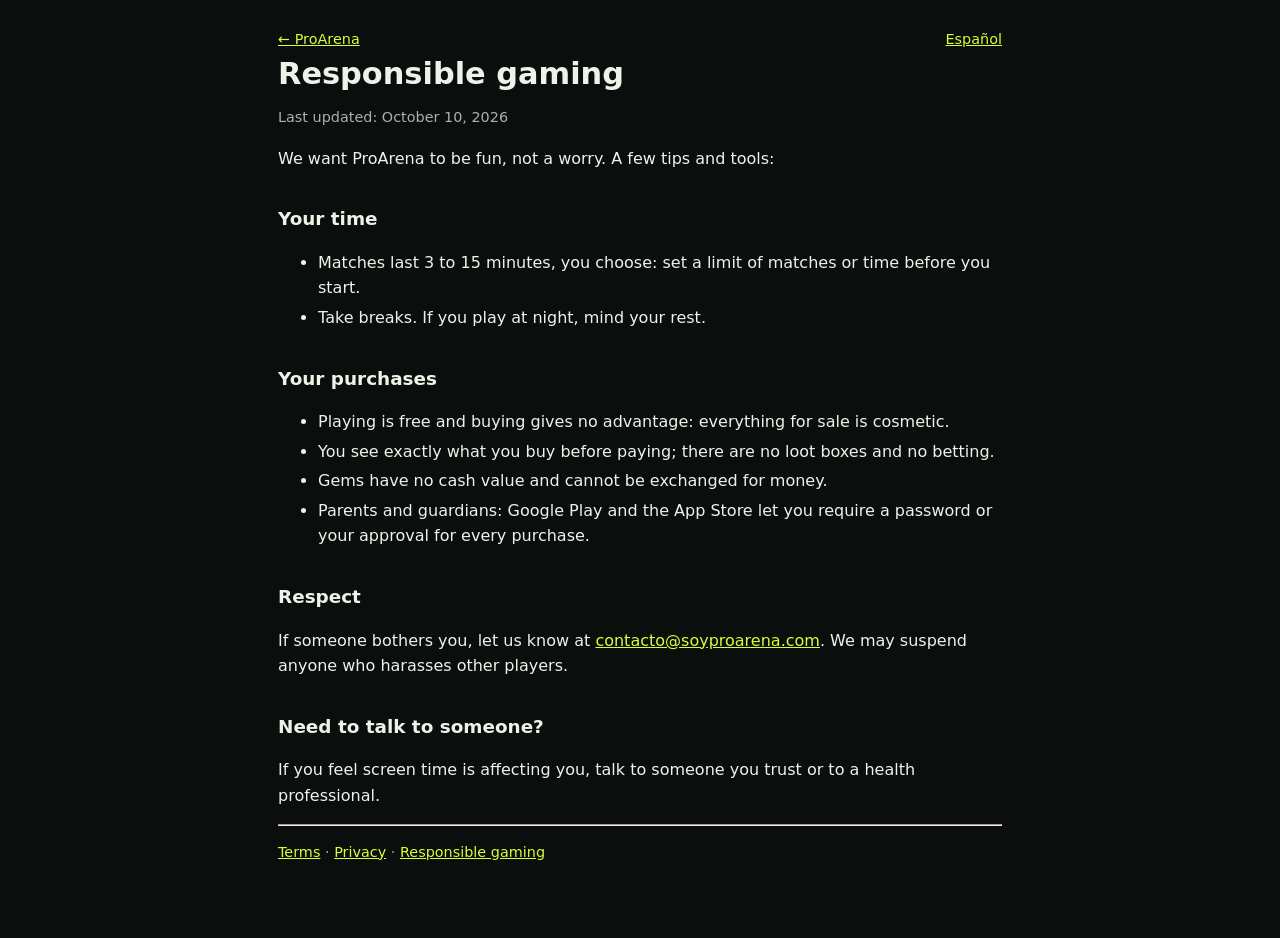
<file: legal/responsible-gaming.html>
<!doctype html>
<html lang="en"><head><meta charset="utf-8"><meta name="viewport" content="width=device-width, initial-scale=1"><title>Responsible gaming · ProArena</title><link rel="stylesheet" href="legal.css"></head>
<body><main><div class="top"><a href="/">← ProArena</a><a href="juego-responsable.html">Español</a></div>
<h1>Responsible gaming</h1><p class="muted">Last updated: October 10, 2026</p>
<p>We want ProArena to be fun, not a worry. A few tips and tools:</p>
<h2>Your time</h2><ul><li>Matches last 3 to 15 minutes, you choose: set a limit of matches or time before you start.</li><li>Take breaks. If you play at night, mind your rest.</li></ul>
<h2>Your purchases</h2><ul><li>Playing is free and buying gives no advantage: everything for sale is cosmetic.</li><li>You see exactly what you buy before paying; there are no loot boxes and no betting.</li><li>Gems have no cash value and cannot be exchanged for money.</li><li>Parents and guardians: Google Play and the App Store let you require a password or your approval for every purchase.</li></ul>
<h2>Respect</h2><p>If someone bothers you, let us know at <a href="mailto:contacto@soyproarena.com">contacto@soyproarena.com</a>. We may suspend anyone who harasses other players.</p>
<h2>Need to talk to someone?</h2><p>If you feel screen time is affecting you, talk to someone you trust or to a health professional.</p>
<hr><p class="muted"><a href="terms.html">Terms</a> · <a href="privacy.html">Privacy</a> · <a href="responsible-gaming.html">Responsible gaming</a></p></main></body></html>
</file>
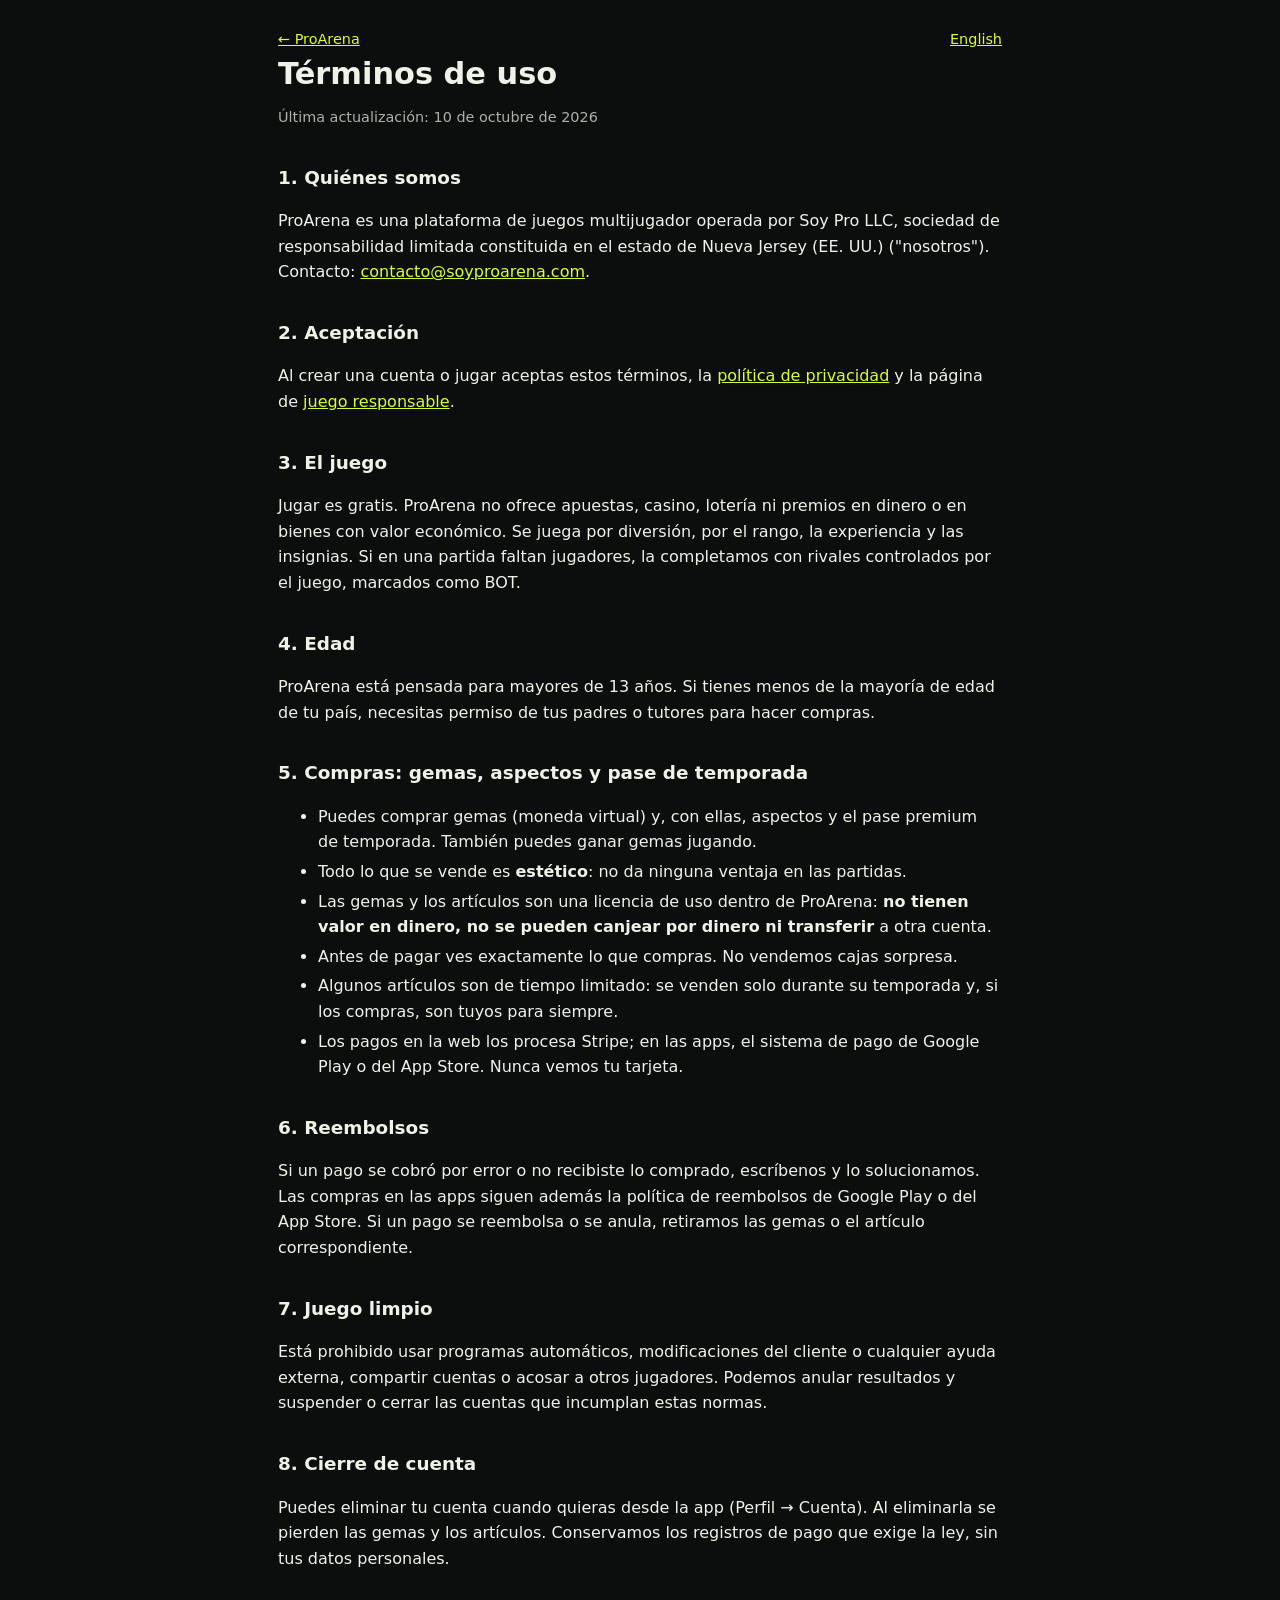
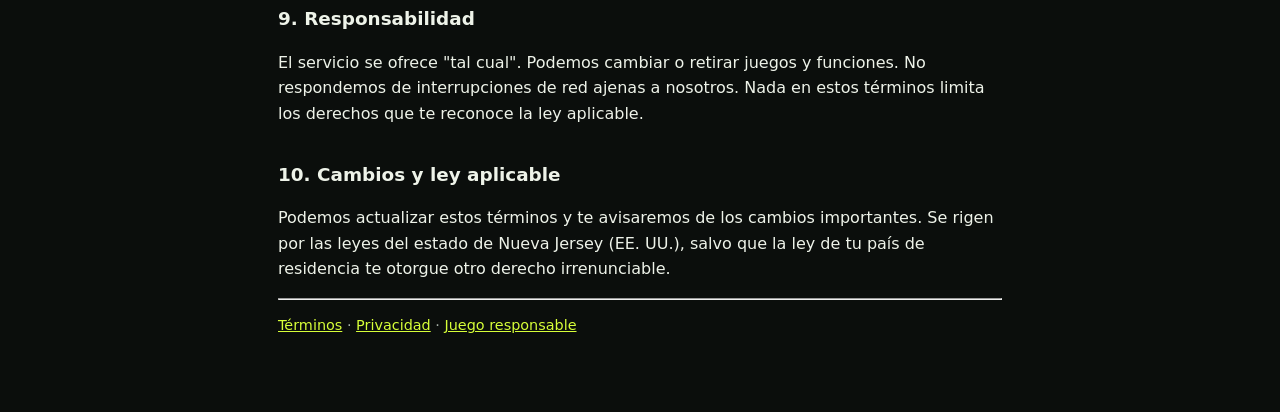
<file: legal/terminos.html>
<!doctype html>
<html lang="es"><head><meta charset="utf-8"><meta name="viewport" content="width=device-width, initial-scale=1"><title>Términos de uso · ProArena</title><link rel="stylesheet" href="legal.css"></head>
<body><main><div class="top"><a href="/">← ProArena</a><a href="terms.html">English</a></div>
<h1>Términos de uso</h1><p class="muted">Última actualización: 10 de octubre de 2026</p>
<h2>1. Quiénes somos</h2><p>ProArena es una plataforma de juegos multijugador operada por Soy Pro LLC, sociedad de responsabilidad limitada constituida en el estado de Nueva Jersey (EE. UU.) ("nosotros"). Contacto: <a href="mailto:contacto@soyproarena.com">contacto@soyproarena.com</a>.</p>
<h2>2. Aceptación</h2><p>Al crear una cuenta o jugar aceptas estos términos, la <a href="privacidad.html">política de privacidad</a> y la página de <a href="juego-responsable.html">juego responsable</a>.</p>
<h2>3. El juego</h2><p>Jugar es gratis. ProArena no ofrece apuestas, casino, lotería ni premios en dinero o en bienes con valor económico. Se juega por diversión, por el rango, la experiencia y las insignias. Si en una partida faltan jugadores, la completamos con rivales controlados por el juego, marcados como BOT.</p>
<h2>4. Edad</h2><p>ProArena está pensada para mayores de 13 años. Si tienes menos de la mayoría de edad de tu país, necesitas permiso de tus padres o tutores para hacer compras.</p>
<h2>5. Compras: gemas, aspectos y pase de temporada</h2><ul><li>Puedes comprar gemas (moneda virtual) y, con ellas, aspectos y el pase premium de temporada. También puedes ganar gemas jugando.</li><li>Todo lo que se vende es <b>estético</b>: no da ninguna ventaja en las partidas.</li><li>Las gemas y los artículos son una licencia de uso dentro de ProArena: <b>no tienen valor en dinero, no se pueden canjear por dinero ni transferir</b> a otra cuenta.</li><li>Antes de pagar ves exactamente lo que compras. No vendemos cajas sorpresa.</li><li>Algunos artículos son de tiempo limitado: se venden solo durante su temporada y, si los compras, son tuyos para siempre.</li><li>Los pagos en la web los procesa Stripe; en las apps, el sistema de pago de Google Play o del App Store. Nunca vemos tu tarjeta.</li></ul>
<h2>6. Reembolsos</h2><p>Si un pago se cobró por error o no recibiste lo comprado, escríbenos y lo solucionamos. Las compras en las apps siguen además la política de reembolsos de Google Play o del App Store. Si un pago se reembolsa o se anula, retiramos las gemas o el artículo correspondiente.</p>
<h2>7. Juego limpio</h2><p>Está prohibido usar programas automáticos, modificaciones del cliente o cualquier ayuda externa, compartir cuentas o acosar a otros jugadores. Podemos anular resultados y suspender o cerrar las cuentas que incumplan estas normas.</p>
<h2>8. Cierre de cuenta</h2><p>Puedes eliminar tu cuenta cuando quieras desde la app (Perfil → Cuenta). Al eliminarla se pierden las gemas y los artículos. Conservamos los registros de pago que exige la ley, sin tus datos personales.</p>
<h2>9. Responsabilidad</h2><p>El servicio se ofrece "tal cual". Podemos cambiar o retirar juegos y funciones. No respondemos de interrupciones de red ajenas a nosotros. Nada en estos términos limita los derechos que te reconoce la ley aplicable.</p>
<h2>10. Cambios y ley aplicable</h2><p>Podemos actualizar estos términos y te avisaremos de los cambios importantes. Se rigen por las leyes del estado de Nueva Jersey (EE. UU.), salvo que la ley de tu país de residencia te otorgue otro derecho irrenunciable.</p>
<hr><p class="muted"><a href="terminos.html">Términos</a> · <a href="privacidad.html">Privacidad</a> · <a href="juego-responsable.html">Juego responsable</a></p></main></body></html>
</file>
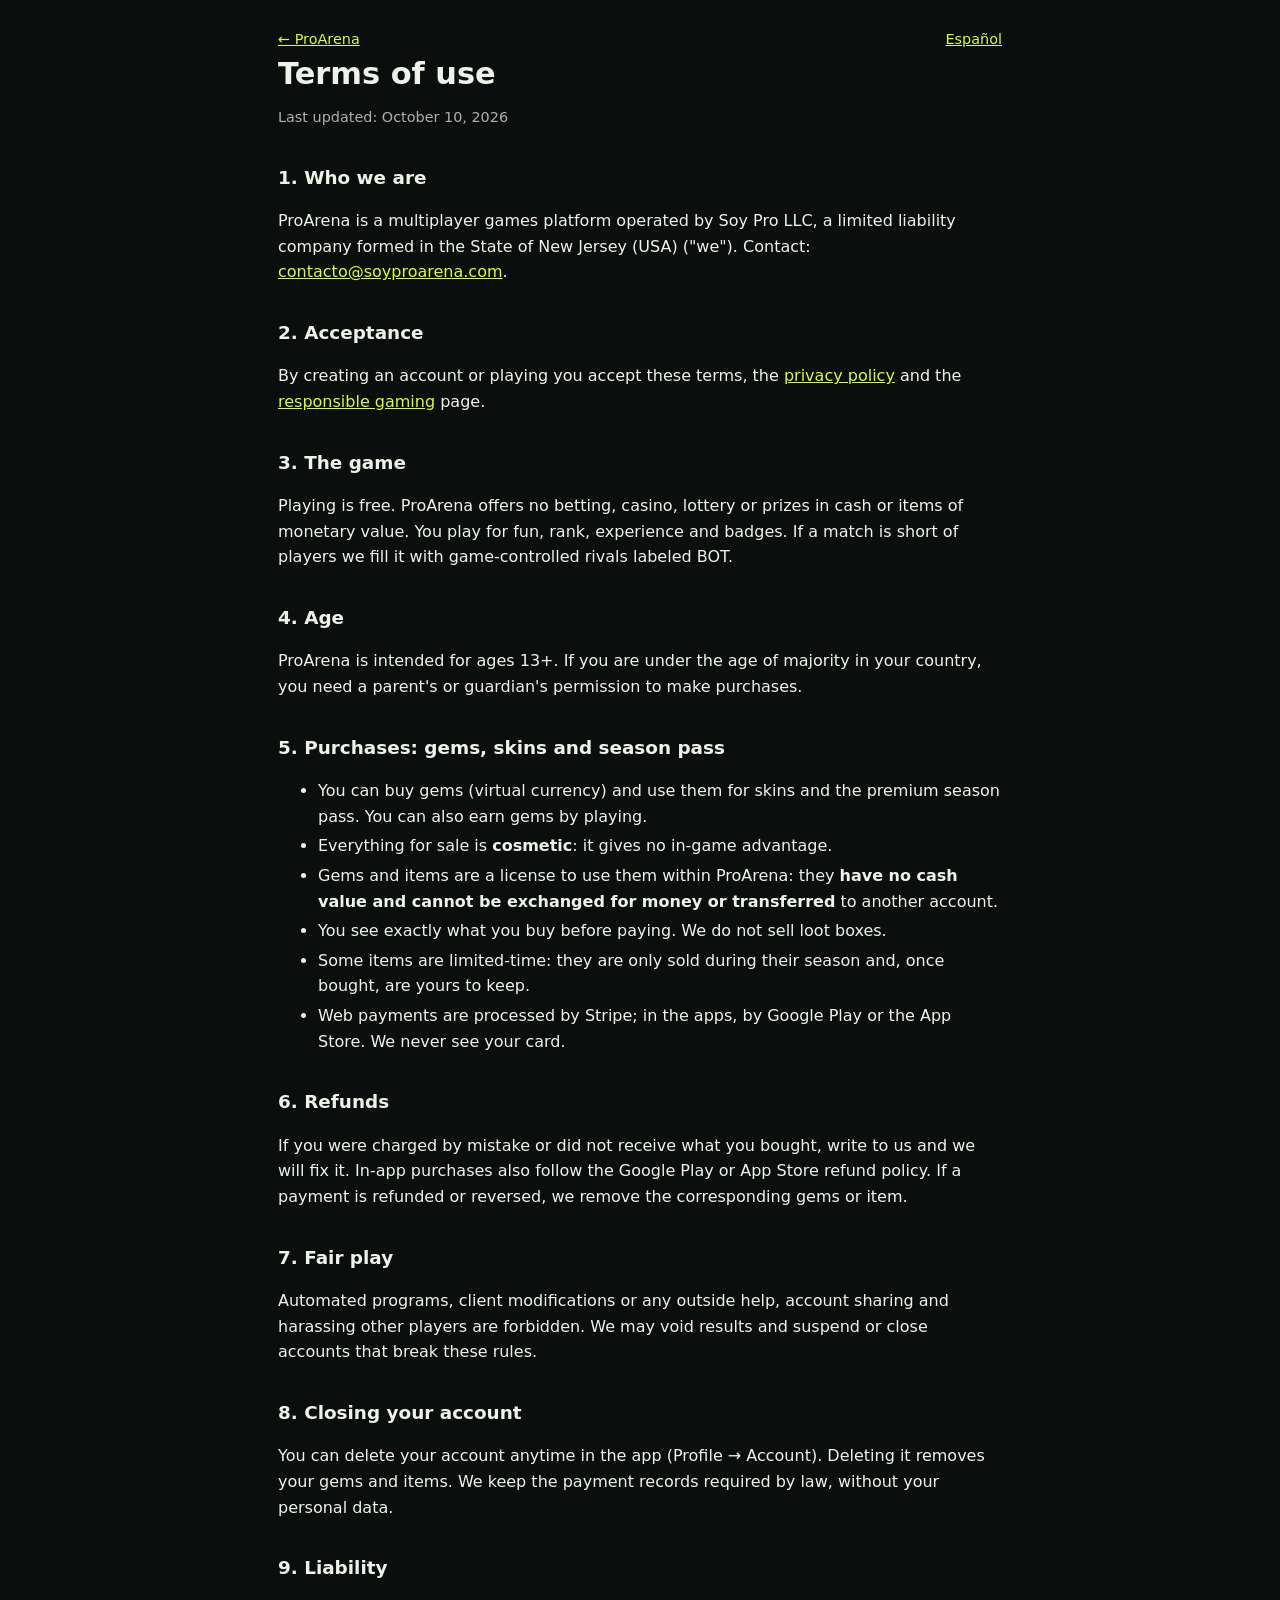
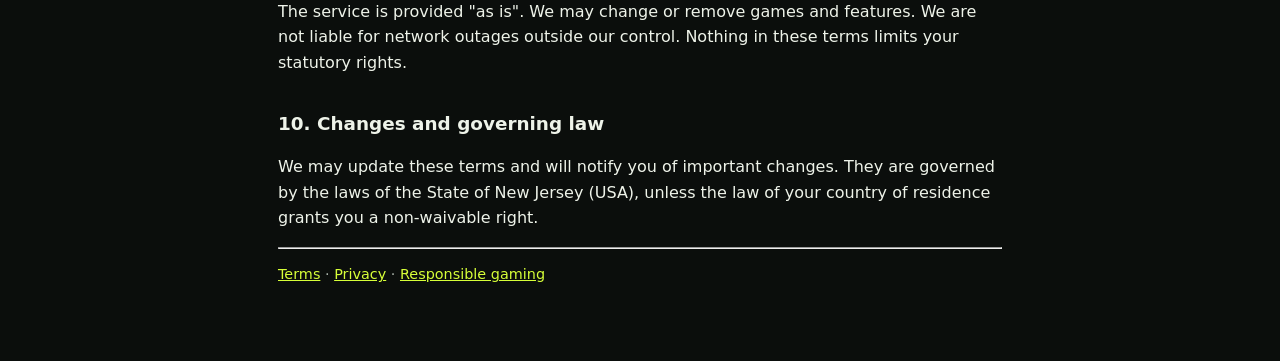
<file: legal/terms.html>
<!doctype html>
<html lang="en"><head><meta charset="utf-8"><meta name="viewport" content="width=device-width, initial-scale=1"><title>Terms of use · ProArena</title><link rel="stylesheet" href="legal.css"></head>
<body><main><div class="top"><a href="/">← ProArena</a><a href="terminos.html">Español</a></div>
<h1>Terms of use</h1><p class="muted">Last updated: October 10, 2026</p>
<h2>1. Who we are</h2><p>ProArena is a multiplayer games platform operated by Soy Pro LLC, a limited liability company formed in the State of New Jersey (USA) ("we"). Contact: <a href="mailto:contacto@soyproarena.com">contacto@soyproarena.com</a>.</p>
<h2>2. Acceptance</h2><p>By creating an account or playing you accept these terms, the <a href="privacy.html">privacy policy</a> and the <a href="responsible-gaming.html">responsible gaming</a> page.</p>
<h2>3. The game</h2><p>Playing is free. ProArena offers no betting, casino, lottery or prizes in cash or items of monetary value. You play for fun, rank, experience and badges. If a match is short of players we fill it with game-controlled rivals labeled BOT.</p>
<h2>4. Age</h2><p>ProArena is intended for ages 13+. If you are under the age of majority in your country, you need a parent's or guardian's permission to make purchases.</p>
<h2>5. Purchases: gems, skins and season pass</h2><ul><li>You can buy gems (virtual currency) and use them for skins and the premium season pass. You can also earn gems by playing.</li><li>Everything for sale is <b>cosmetic</b>: it gives no in-game advantage.</li><li>Gems and items are a license to use them within ProArena: they <b>have no cash value and cannot be exchanged for money or transferred</b> to another account.</li><li>You see exactly what you buy before paying. We do not sell loot boxes.</li><li>Some items are limited-time: they are only sold during their season and, once bought, are yours to keep.</li><li>Web payments are processed by Stripe; in the apps, by Google Play or the App Store. We never see your card.</li></ul>
<h2>6. Refunds</h2><p>If you were charged by mistake or did not receive what you bought, write to us and we will fix it. In-app purchases also follow the Google Play or App Store refund policy. If a payment is refunded or reversed, we remove the corresponding gems or item.</p>
<h2>7. Fair play</h2><p>Automated programs, client modifications or any outside help, account sharing and harassing other players are forbidden. We may void results and suspend or close accounts that break these rules.</p>
<h2>8. Closing your account</h2><p>You can delete your account anytime in the app (Profile → Account). Deleting it removes your gems and items. We keep the payment records required by law, without your personal data.</p>
<h2>9. Liability</h2><p>The service is provided "as is". We may change or remove games and features. We are not liable for network outages outside our control. Nothing in these terms limits your statutory rights.</p>
<h2>10. Changes and governing law</h2><p>We may update these terms and will notify you of important changes. They are governed by the laws of the State of New Jersey (USA), unless the law of your country of residence grants you a non-waivable right.</p>
<hr><p class="muted"><a href="terms.html">Terms</a> · <a href="privacy.html">Privacy</a> · <a href="responsible-gaming.html">Responsible gaming</a></p></main></body></html>
</file>
<file: site.css>
/* Web pública de Soy Pro Arena: el estilo de la app (oscuro, verde ácido y naranja) a lo grande */
:root{--bg:#07090a;--bg2:#0d110e;--card:#121713;--line:#232b24;--text:#f1f5ec;--muted:#9fa99f;--acid:#d7ff38;--ink:#121800;--orange:#ff6838;--cyan:#2efad0}
*{box-sizing:border-box}
html{scroll-behavior:smooth}
body{margin:0;background:var(--bg);color:var(--text);font:16px/1.6 "DM Sans",system-ui,-apple-system,sans-serif;-webkit-font-smoothing:antialiased;overflow-x:hidden}
a{color:var(--acid)}
h1,h2,h3{font-family:"Barlow Condensed",sans-serif;text-transform:uppercase;letter-spacing:-.01em;margin:0}
.wrap{max-width:1180px;margin:0 auto;padding:0 20px}
.narrow{max-width:820px}

/* Barra superior */
.bar{position:sticky;top:0;z-index:50;background:rgba(7,9,10,.72);backdrop-filter:blur(14px);-webkit-backdrop-filter:blur(14px);border-bottom:1px solid rgba(255,255,255,.06)}
.bar-in{display:flex;align-items:center;gap:20px;height:64px}
.brand{display:flex;align-items:center;gap:10px;color:var(--text);text-decoration:none;font:800 1.3rem/1 "Barlow Condensed";letter-spacing:.02em}
.brand b{color:var(--acid)}
.links{display:flex;gap:22px;margin-left:auto}.links a{color:var(--muted);text-decoration:none;font-weight:600;font-size:.95rem}.links a:hover{color:var(--text)}
.bar-r{display:flex;align-items:center;gap:14px}.lang{color:var(--muted);text-decoration:none;font-weight:600;font-size:.9rem}

/* Botones */
.btn{display:inline-flex;align-items:center;gap:10px;background:var(--acid);color:var(--ink);text-decoration:none;font:800 1.15rem/1 "Barlow Condensed";letter-spacing:.04em;padding:16px 26px;border-radius:14px;box-shadow:0 6px 0 #829d14,0 18px 50px rgba(215,255,56,.25);transition:transform .15s,box-shadow .15s}
.btn:hover{transform:translateY(-2px);box-shadow:0 8px 0 #829d14,0 22px 60px rgba(215,255,56,.35)}
.btn:active{transform:translateY(3px);box-shadow:0 3px 0 #829d14}
.btn i{font-style:normal;transition:transform .15s}.btn:hover i{transform:translateX(4px)}
.btn-ghost{background:transparent;color:var(--text);box-shadow:inset 0 0 0 2px rgba(255,255,255,.18)}.btn-ghost:hover{box-shadow:inset 0 0 0 2px var(--acid)}
.btn-s{padding:10px 16px;font-size:1rem;box-shadow:0 4px 0 #829d14}
.btn-xl{font-size:1.5rem;padding:22px 38px}

/* Portada */
.hero{position:relative;overflow:hidden;padding:56px 0 70px;background:radial-gradient(1200px 600px at 75% 10%,rgba(46,250,208,.08),transparent 60%),linear-gradient(180deg,#0a0e0b,var(--bg))}
.glow{position:absolute;border-radius:50%;filter:blur(90px);pointer-events:none;opacity:.55}
.g1{width:520px;height:520px;background:rgba(215,255,56,.18);left:-160px;top:-120px;animation:float 14s ease-in-out infinite}
.g2{width:460px;height:460px;background:rgba(255,104,56,.16);right:-120px;bottom:-160px;animation:float 18s ease-in-out infinite reverse}
@keyframes float{50%{transform:translate(40px,30px)}}
.hero-in{position:relative;display:grid;grid-template-columns:1.1fr .9fr;gap:40px;align-items:center}
.kicker{color:var(--acid);font-weight:800;letter-spacing:.12em;text-transform:uppercase;font-size:.82rem;margin:0 0 18px}
h1{font-size:clamp(3.2rem,8vw,6.6rem);line-height:.9;font-weight:800}
h1 span{color:transparent;background:linear-gradient(90deg,var(--acid),var(--cyan));-webkit-background-clip:text;background-clip:text}
.lead{font-size:1.18rem;color:#cdd6cc;max-width:560px;margin:22px 0 28px}
.ctas{display:flex;gap:14px;flex-wrap:wrap}
.small{color:var(--muted);font-size:.9rem;margin:18px 0 12px}
.stores{display:flex;gap:10px;flex-wrap:wrap}.store{border:1px solid var(--line);border-radius:10px;padding:8px 12px;color:#c6cfc5;font-size:.85rem;font-weight:600;background:rgba(255,255,255,.02)}

/* Móvil con la partida en vivo */
.hero-phone{display:flex;flex-direction:column;align-items:center}
.phone{position:relative;width:min(330px,80vw);aspect-ratio:9/19;border-radius:46px;padding:12px;background:linear-gradient(145deg,#2a312b,#0c0f0d);box-shadow:0 0 0 2px #3a433b,0 40px 90px rgba(0,0,0,.6),0 0 120px rgba(215,255,56,.12);transform:rotate(2deg);transition:transform .4s}
.phone:hover{transform:rotate(0) scale(1.01)}
.phone canvas{width:100%;height:100%;border-radius:36px;display:block;background:#0b0e0c}
.notch{position:absolute;top:22px;left:50%;transform:translateX(-50%);width:96px;height:26px;border-radius:20px;background:#000;z-index:2}
.live{position:absolute;z-index:2;top:62px;left:26px;display:flex;align-items:center;gap:6px;background:rgba(0,0,0,.6);color:#fff;font:800 .75rem/1 "DM Sans";letter-spacing:.1em;padding:6px 9px;border-radius:999px}
.live i{width:8px;height:8px;border-radius:50%;background:#ff3b3b;box-shadow:0 0 10px #ff3b3b;animation:blink 1.2s infinite}
@keyframes blink{50%{opacity:.3}}
.chips{display:flex;flex-wrap:wrap;justify-content:center;gap:8px;margin-top:22px;max-width:420px}
.chips button{background:rgba(255,255,255,.04);border:1px solid var(--line);color:#cfd8ce;font:700 .85rem "DM Sans";padding:7px 12px;border-radius:999px;cursor:pointer}
.chips button.on{background:var(--acid);color:var(--ink);border-color:var(--acid)}
.note{color:var(--muted);font-size:.8rem;margin-top:10px;text-align:center}

/* Cifras */
.stats{border-top:1px solid var(--line);border-bottom:1px solid var(--line);background:var(--bg2)}
.stats-in{display:grid;grid-template-columns:repeat(4,1fr)}
.stats-in div{padding:26px 10px;text-align:center;border-left:1px solid var(--line)}.stats-in div:first-child{border-left:0}
.stats-in b{display:block;font:800 2.8rem/1 "Barlow Condensed";color:var(--acid)}
.stats-in span{color:var(--muted);font-weight:600;font-size:.92rem}

/* Secciones */
.sec{padding:90px 0}.sec-alt{background:var(--bg2);border-top:1px solid var(--line);border-bottom:1px solid var(--line)}
h2{font-size:clamp(2.4rem,5vw,4rem);line-height:.95;margin-bottom:12px}
.sec-p{color:var(--muted);font-size:1.1rem;max-width:620px;margin:0 0 36px}

/* Juegos con partida en vivo */
.games{display:grid;grid-template-columns:repeat(3,1fr);gap:18px}
.game{background:var(--card);border:1px solid var(--line);border-radius:22px;overflow:hidden;transition:transform .25s,border-color .25s,box-shadow .25s}
.game:hover{transform:translateY(-6px);border-color:rgba(215,255,56,.45);box-shadow:0 24px 60px rgba(0,0,0,.45),0 0 40px rgba(215,255,56,.08)}
.screen{position:relative;aspect-ratio:4/3.4;background:#0b0e0c}
.screen canvas{width:100%;height:100%;display:block}
.screen::after{content:"";position:absolute;inset:0;background:linear-gradient(180deg,transparent 60%,rgba(18,23,19,.9));pointer-events:none}
.tag{position:absolute;z-index:1;top:12px;left:12px;background:var(--orange);color:#fff;font:800 .72rem/1 "DM Sans";letter-spacing:.1em;text-transform:uppercase;padding:6px 9px;border-radius:7px}
.badge{position:absolute;z-index:1;top:12px;right:12px;font:800 .72rem/1 "DM Sans";padding:6px 9px;border-radius:7px}
.badge.p{background:var(--acid);color:var(--ink)}.badge.f{background:rgba(0,0,0,.6);color:#fff;border:1px solid rgba(255,255,255,.2)}
.game h3{font-size:2rem;padding:16px 20px 0}.game p{color:#c2cbc1;margin:6px 20px 22px}

/* Pasos */
.steps{display:grid;grid-template-columns:repeat(3,1fr);gap:18px;margin-top:34px}
.step{position:relative;background:var(--card);border:1px solid var(--line);border-radius:22px;padding:28px}
.step b{display:grid;place-items:center;width:52px;height:52px;border-radius:14px;background:var(--acid);color:var(--ink);font:800 1.8rem/1 "Barlow Condensed";margin-bottom:16px;box-shadow:0 0 30px rgba(215,255,56,.3)}
.step h3{font-size:1.7rem}.step p{color:#c2cbc1;margin:8px 0 0}

/* Funciones */
.feats{display:grid;grid-template-columns:repeat(3,1fr);gap:16px;margin-top:34px}
.feat{background:linear-gradient(160deg,#141a15,#0e120f);border:1px solid var(--line);border-radius:20px;padding:24px}
.feat i{font-style:normal;font-size:2rem}.feat h3{font-size:1.45rem;margin:10px 0 6px}.feat p{color:#b9c3b8;margin:0;font-size:.97rem}
.tiers{display:flex;flex-wrap:wrap;gap:10px;justify-content:center;margin-top:36px}
.tiers span{display:flex;align-items:center;gap:8px;border:1px solid var(--line);border-radius:999px;padding:8px 16px;font:800 1rem "Barlow Condensed";letter-spacing:.06em;text-transform:uppercase;color:var(--c)}
.tiers span::before{content:"◆";color:var(--c);text-shadow:0 0 12px var(--c)}

/* Juego limpio */
.fair{display:grid;grid-template-columns:1fr;gap:22px}
.fair>div{text-align:center;max-width:720px;margin:0 auto}
.fair ul{grid-template-columns:repeat(2,minmax(0,1fr))}
.fair ul{list-style:none;margin:0;padding:0;display:grid;gap:12px}
.fair li{background:var(--card);border:1px solid var(--line);border-radius:14px;padding:14px 16px 14px 48px;position:relative;color:#dfe6dc;font-weight:500}
.fair li::before{content:"✓";position:absolute;left:16px;top:12px;width:22px;height:22px;border-radius:50%;background:rgba(215,255,56,.15);color:var(--acid);display:grid;place-items:center;font-weight:800;font-size:.85rem}
.note-l{grid-column:1/-1;color:var(--muted);font-size:.92rem;border-left:3px solid var(--orange);padding-left:14px;margin:6px 0 0}

/* Llamada final */
.final{position:relative;overflow:hidden;padding:110px 0;text-align:center;background:linear-gradient(180deg,var(--bg),#0c1209)}
.g3{width:700px;height:400px;background:rgba(215,255,56,.16);left:50%;top:40%;transform:translate(-50%,-50%)}
.final-in{position:relative}.final h2{font-size:clamp(2.6rem,6vw,5rem)}.final p{color:#cdd6cc;font-size:1.15rem;margin:14px 0 30px}

/* Preguntas */
details{background:var(--card);border:1px solid var(--line);border-radius:16px;padding:18px 20px;margin:10px 0}
summary{cursor:pointer;font-weight:700;font-size:1.05rem;list-style:none}summary::-webkit-details-marker{display:none}
summary::after{content:"+";float:right;color:var(--acid);font-size:1.3rem;line-height:1}details[open] summary::after{content:"–"}
details p{color:#c2cbc1;margin:10px 0 0}

/* Pie */
footer{border-top:1px solid var(--line);background:#050706}
.foot{padding:34px 20px 50px;color:var(--muted);font-size:.92rem}.foot b{color:var(--text)}.links2 a{margin:0 2px}.muted{font-size:.85rem}

/* Teléfonos y tabletas */
@media(max-width:980px){.hero-in{grid-template-columns:1fr;text-align:center}.lead{margin-left:auto;margin-right:auto}.ctas,.stores{justify-content:center}.games,.feats,.steps{grid-template-columns:1fr 1fr}.fair ul{grid-template-columns:1fr}}
@media(max-width:640px){.links{display:none}.bar-in{gap:10px}.brand span{font-size:1.1rem}.hero{padding:34px 0 50px}.games,.feats,.steps{grid-template-columns:1fr}.stats-in{grid-template-columns:1fr 1fr}.stats-in div:nth-child(3){border-left:0}.stats-in div{border-top:1px solid var(--line)}.sec{padding:64px 0}.btn{width:100%;justify-content:center}.ctas{flex-direction:column}.btn-s{width:auto}.phone{width:min(290px,78vw)}}
@media(prefers-reduced-motion:reduce){*{animation:none!important;transition:none!important}}
.links a,.btn,.lang{white-space:nowrap}
@media(max-width:1000px){.links{display:none}.bar-r{margin-left:auto}}
.screen.tall{aspect-ratio:3/3.9}
/* Neon Vanguard: bloque destacado */
.nv-sec{padding-top:0}
.nv{display:grid;grid-template-columns:1.1fr 1fr;align-items:center;gap:28px;padding:34px;border-radius:26px;text-decoration:none;color:#e8f6ff;
  background:radial-gradient(1px 1px at 12% 30%,#fff8 50%,#0000 51%),radial-gradient(1px 1px at 72% 18%,#fff9 50%,#0000 51%),radial-gradient(1.5px 1.5px at 85% 70%,#fff7 50%,#0000 51%),radial-gradient(1px 1px at 40% 80%,#fff6 50%,#0000 51%),linear-gradient(160deg,#0b1030,#05060d);
  border:1px solid rgba(0,240,255,.3);box-shadow:0 0 50px rgba(0,240,255,.1),inset 0 0 60px rgba(0,240,255,.05);transition:transform .25s,box-shadow .25s}
.nv:hover{transform:translateY(-3px);box-shadow:0 0 70px rgba(255,43,214,.18),inset 0 0 60px rgba(0,240,255,.06)}
.nv-new{display:inline-block;font:800 .72rem/1 "DM Sans";letter-spacing:.12em;color:#05060d;background:#00f0ff;padding:6px 9px;border-radius:7px}
.nv h2{margin:14px 0 8px;font-size:clamp(2rem,4vw,3rem);color:#fff;text-shadow:0 0 22px rgba(0,240,255,.6)}
.nv p{color:#b9c8e6;margin:0 0 20px;max-width:46ch}
.nv-art{position:relative;min-height:190px;display:flex;flex-direction:column;align-items:center;justify-content:center;font:900 clamp(2rem,5vw,3.4rem)/.95 "DM Sans",system-ui,sans-serif;letter-spacing:.08em}
.nv-art b:first-child{color:#fff;text-shadow:0 0 18px rgba(0,240,255,.9),0 0 50px rgba(0,240,255,.4)}
.nv-art b:nth-child(2){color:#ff2bd6;text-shadow:0 0 18px rgba(255,43,214,.9),0 0 50px rgba(255,43,214,.4)}
.nv-ship{position:absolute;right:12%;bottom:6%;width:0;height:0;border-left:16px solid transparent;border-right:16px solid transparent;border-bottom:34px solid #00f0ff;filter:drop-shadow(0 0 10px #00f0ff);transform:rotate(35deg)}
@media (max-width:760px){.nv{grid-template-columns:1fr;padding:24px}.nv-art{min-height:130px;order:-1}}

.nv-art{padding:0;border-radius:16px;overflow:hidden;border:1px solid rgba(0,240,255,.18)}.nv-art canvas.nv-batalla{position:absolute;inset:0;width:100%;height:100%;display:block}
.nv-art iframe.nv-demo{position:absolute;inset:0;width:100%;height:100%;border:0;display:block;pointer-events:none;background:#05060d}
</file>
<file: neon-vanguard/style.css>
* { margin: 0; padding: 0; box-sizing: border-box; }
/* REGLA MAESTRA: .hidden gana SIEMPRE, sin importar el orden ni la especificidad.
   Sin esto, .reg-paso{display:flex} le ganaba al display:none y se veían
   todos los pasos del registro apilados a la vez. */
.hidden { display: none !important; }
:root { --cyan:#00f0ff; --magenta:#ff2bd6; --violet:#8b5cff; --amber:#ffb020; --bg:#05060d; }
html, body { width:100%; height:100%; background:var(--bg); overflow:hidden;
  font-family:'Segoe UI','Helvetica Neue',system-ui,sans-serif; color:#e8f6ff; user-select:none;
  -webkit-text-size-adjust:100%; -webkit-tap-highlight-color:transparent; }
#game-wrap { position:relative; width:100vw; height:100vh; height:100dvh; overflow:hidden;
  background:radial-gradient(ellipse at 50% 40%, #0b1030 0%, #05060d 70%); }
#game { position:absolute; inset:0; width:100%; height:100%; display:block; cursor:crosshair; }
#hud { position:absolute; inset:0; pointer-events:none; display:flex; justify-content:space-between;
  align-items:flex-start; padding:22px 28px; font-variant-numeric:tabular-nums; z-index:10; }
.hud-left, .hud-right { display:flex; flex-direction:column; gap:12px; }
.hud-right { align-items:flex-end; }
.hud-center { flex:1; display:flex; justify-content:center; }
.stat { display:flex; flex-direction:column; gap:4px; }
.hud-right .stat { align-items:flex-end; }
.lbl { font-size:10px; letter-spacing:3px; color:#5f7f9f; font-weight:600; }
.val.bando { font-size:16px; letter-spacing:2px; text-shadow:0 0 12px currentColor; }
.val { font-size:30px; font-weight:800; letter-spacing:1px; color:var(--cyan); line-height:1;
  text-shadow:0 0 12px rgba(0,240,255,.8), 0 0 30px rgba(0,240,255,.35); }
.bar { width:150px; height:8px; background:rgba(255,255,255,.07); border-radius:4px;
  overflow:hidden; border:1px solid rgba(255,255,255,.1); }
.bar-fill { height:100%; width:100%; border-radius:4px; transition:width .12s linear; }
.bar-fill.shield { background:linear-gradient(90deg,#00f0ff,#4d7cff); box-shadow:0 0 12px rgba(0,240,255,.9); }
.bar-fill.od { background:linear-gradient(90deg,#ff2bd6,#ffb020); box-shadow:0 0 12px rgba(255,43,214,.9); width:0%; }
.combo { font-size:46px; font-weight:900; color:var(--amber); letter-spacing:2px; transition:transform .1s ease-out;
  text-shadow:0 0 20px rgba(255,176,32,.9), 0 0 50px rgba(255,176,32,.4); }
.combo.hidden { opacity:0; display:none !important; }
.combo.pop { transform:scale(1.35); }
.overlay { position:absolute; inset:0; display:flex; align-items:center; justify-content:center;
  background:radial-gradient(ellipse at center, rgba(5,6,13,.55), rgba(5,6,13,.92));
  backdrop-filter:blur(3px); z-index:20; transition:opacity .35s ease;
  overflow-y:auto; overflow-x:hidden; -webkit-overflow-scrolling:touch;
  padding:calc(16px + env(safe-area-inset-top)) calc(16px + env(safe-area-inset-right))
          calc(16px + env(safe-area-inset-bottom)) calc(16px + env(safe-area-inset-left)); }
.overlay.hidden { opacity:0; pointer-events:none; display:none !important; }
.panel { text-align:center; padding:44px 56px; border:1px solid rgba(0,240,255,.25); border-radius:18px;
  background:linear-gradient(160deg, rgba(11,16,48,.85), rgba(5,6,13,.9)); max-width:560px;
  width:100%; margin:auto; flex:0 0 auto;
  box-shadow:0 0 60px rgba(0,240,255,.12), inset 0 0 60px rgba(0,240,255,.04);
  animation:panelIn .5s cubic-bezier(.2,.9,.3,1.2); }
@keyframes panelIn { from { transform:translateY(24px) scale(.96); opacity:0; } to { transform:none; opacity:1; } }
.title { font-size:54px; font-weight:900; letter-spacing:6px; line-height:.95; color:#fff;
  text-shadow:0 0 24px rgba(0,240,255,.9), 0 0 70px rgba(0,240,255,.4); }
.title span { display:block; color:var(--magenta);
  text-shadow:0 0 24px rgba(255,43,214,.9), 0 0 70px rgba(255,43,214,.4); }
.title.dead { color:#ff4d6d; text-shadow:0 0 24px rgba(255,77,109,.9); }
.title.dead span { color:#ff2bd6; }
.subtitle { margin:18px 0 26px; font-size:14px; color:#8fb4d0; letter-spacing:.5px; line-height:1.5; }
/* ===== CONTROLES =====
   Tabla real de 3 columnas con anchos FIJOS en px.
   Las tres filas comparten la MISMA grilla, así que las teclas de la
   izquierda arrancan todas en el mismo punto, la acción queda centrada
   en la misma vertical y las teclas de la derecha terminan alineadas. */
.controls {
  display:grid;
  /* Las 3 filas son celdas de la MISMA grilla: cada columna mide lo que el
     contenido más ancho de las tres, así quedan alineadas solas y nada se parte.
     Laterales iguales (1fr) para que la acción del medio caiga justo al centro. */
  grid-template-columns: minmax(max-content,1fr) max-content minmax(max-content,1fr);
  align-items:center;
  column-gap:18px;
  row-gap:10px;
  margin:0 auto 28px;
  font-size:13px;
  color:#9fc0d8;
  width:100%;
  max-width:520px;
  box-sizing:border-box;
}

/* Cada fila es su PROPIA grilla, pero con las MISMAS columnas fijas
   (150px | 1fr | 150px). Al no depender del contenido, las tres filas
   quedan alineadas al píxel entre sí. */

/* Las columnas laterales tienen ancho FIJO y no se estiran con el contenido:
   así las tres filas arrancan y terminan en el mismo píxel. */

.controls .lado { display:flex; align-items:center; gap:6px; min-height:30px; flex-wrap:nowrap; }
.controls .lado.izq { justify-content:flex-end; }
.controls .lado.der { justify-content:flex-start; }
.controls .lado kbd { flex:0 0 auto; }
.controls .accion { text-align:center; white-space:nowrap; color:#cfe6f5; font-size:12px;
  letter-spacing:1.5px; text-transform:uppercase; font-weight:700;
  min-width:0; overflow:hidden; text-overflow:ellipsis; }
kbd { display:inline-block; white-space:nowrap; padding:3px 9px; font-family:inherit; font-size:11px; font-weight:700;
  letter-spacing:1px; color:var(--cyan); background:rgba(0,240,255,.08);
  border:1px solid rgba(0,240,255,.35); border-radius:5px; box-shadow:0 0 10px rgba(0,240,255,.15); }
button { font-family:inherit; font-size:16px; font-weight:800; letter-spacing:3px; padding:16px 44px;
  color:#05060d; background:linear-gradient(90deg, var(--cyan), #4d7cff); border:none; border-radius:10px;
  cursor:pointer; box-shadow:0 0 30px rgba(0,240,255,.5); transition:transform .12s ease, box-shadow .12s ease; }
button:hover { transform:translateY(-2px) scale(1.03); box-shadow:0 0 50px rgba(0,240,255,.85); }
button:active { transform:scale(.98); }
.hint { margin-top:20px; font-size:11px; color:#4f6f8f; letter-spacing:.5px; }
.final-stats { display:flex; justify-content:center; gap:40px; margin:28px 0 34px; }
.final-stats div { display:flex; flex-direction:column; gap:6px; }
.final-stats span { font-size:10px; letter-spacing:2px; color:#5f7f9f; }
.final-stats strong { font-size:34px; font-weight:900; color:var(--cyan); text-shadow:0 0 16px rgba(0,240,255,.7); }
.fps { position:absolute; bottom:10px; right:14px; font-size:10px; letter-spacing:1px; color:#2f4a63;
  z-index:10; pointer-events:none; font-variant-numeric:tabular-nums; }
#game-wrap::after { content:''; position:absolute; inset:0; pointer-events:none; z-index:15;
  background:repeating-linear-gradient(0deg, rgba(0,0,0,.13) 0px, rgba(0,0,0,.13) 1px, transparent 1px, transparent 3px);
  mix-blend-mode:multiply; opacity:.5; }

/* ===== PANTALLA 1: REGISTRO ===== */
.reg-form { display:flex; flex-direction:column; gap:14px; align-items:center; margin-bottom:8px; }

.reg-sep { display:flex; align-items:center; gap:12px; width:100%; max-width:320px; margin:20px auto 14px; }
.reg-sep::before, .reg-sep::after { content:''; flex:1; height:1px; background:linear-gradient(90deg, transparent, rgba(0,229,255,.35), transparent); }
.reg-sep span { font-size:10px; letter-spacing:2px; color:#4f6f8f; white-space:nowrap; }

.btn-alt { background:transparent !important; border:1px solid rgba(0,229,255,.45) !important; color:#00e5ff !important; box-shadow:none !important; }
.btn-alt:hover { background:rgba(0,229,255,.1) !important; box-shadow:0 0 24px rgba(0,229,255,.3) !important; }

/* --- PASO 1: elegir camino --- */
.reg-paso { display:flex; flex-direction:column; gap:14px; width:100%; max-width:340px; margin:0 auto; }
.btn-camino {
  display:flex; flex-direction:column; gap:5px; align-items:center;
  padding:20px 18px; cursor:pointer; font-family:inherit;
  background:rgba(0,229,255,.04); border:1px solid rgba(0,229,255,.28);
  border-radius:12px; transition:all .22s ease;
}
.btn-camino:hover, .btn-camino:active {
  background:rgba(0,229,255,.12); border-color:rgba(0,229,255,.75);
  box-shadow:0 0 28px rgba(0,229,255,.28); transform:translateY(-2px);
}
.camino-t { font-size:15px; font-weight:700; letter-spacing:2.5px; color:#eaf6ff; }
.camino-s { font-size:11px; letter-spacing:.6px; color:#5f7f9f; }
.btn-camino:hover .camino-s { color:#8fb8d8; }

.btn-volver {
  margin-top:18px; padding:8px 16px; cursor:pointer; font-family:inherit;
  background:transparent; border:none; color:#4f6f8f;
  font-size:11px; letter-spacing:1.5px; transition:color .2s;
}
.btn-volver:hover { color:#00e5ff; }

/* (sistema viejo de planetas eliminado — ahora se usa .planeta/.orb) */

.btn-copiar { margin-top:4px; padding:8px 22px; font-size:11px; letter-spacing:2px; font-weight:700;
  background:rgba(0,229,255,.12); border:1px solid rgba(0,229,255,.5); color:#00e5ff;
  border-radius:8px; cursor:pointer; transition:all .18s; font-family:inherit; }
.btn-copiar:hover { background:rgba(0,229,255,.25); box-shadow:0 0 20px rgba(0,229,255,.4); }
.btn-copiar.ok { background:rgba(0,255,150,.2); border-color:rgba(0,255,150,.6); color:#00ff96; }
#reg-nombre, #reg-nombre-entrar { width:280px; padding:15px 20px; font-family:inherit; font-size:15px; font-weight:700;
  letter-spacing:3px; text-align:center; color:var(--cyan); background:rgba(0,240,255,.05);
  border:1px solid rgba(0,240,255,.35); border-radius:10px; outline:none; text-transform:uppercase;
  transition:border-color .2s, box-shadow .2s; }
#reg-nombre::placeholder, #reg-nombre-entrar::placeholder { color:#3f5f7f; letter-spacing:2px; }
#reg-nombre:focus, #reg-nombre-entrar:focus { border-color:var(--cyan); box-shadow:0 0 24px rgba(0,240,255,.45); }

/* Campo para ingresar un código existente — mismo lenguaje visual, en magenta */
#reg-codigo-input { width:280px; padding:15px 20px; font-family:inherit; font-size:15px; font-weight:700;
  letter-spacing:3px; text-align:center; color:var(--magenta); background:rgba(255,43,214,.06);
  border:1px solid rgba(255,43,214,.4); border-radius:10px; outline:none; text-transform:uppercase;
  font-variant-numeric:tabular-nums; transition:border-color .2s, box-shadow .2s, background .2s;
  box-shadow:inset 0 0 20px rgba(255,43,214,.08); }
#reg-codigo-input::placeholder { color:#7f4f7f; letter-spacing:1.5px; font-size:12px; font-weight:600; }
#reg-codigo-input:focus { border-color:var(--magenta); background:rgba(255,43,214,.1);
  box-shadow:0 0 26px rgba(255,43,214,.5), inset 0 0 24px rgba(255,43,214,.12); }
#reg-codigo-input:hover:not(:focus) { border-color:rgba(255,43,214,.65); }
.codigo-box { display:flex; flex-direction:column; gap:8px; align-items:center; margin:22px 0 6px;
  padding:20px 32px; border:1px dashed rgba(255,43,214,.5); border-radius:12px;
  background:rgba(255,43,214,.05); animation:panelIn .4s ease; }
.codigo-lbl { font-size:10px; letter-spacing:3px; color:#8f6f9f; font-weight:600; }
#reg-codigo { font-size:30px; font-weight:900; letter-spacing:6px; color:var(--magenta);
  text-shadow:0 0 20px rgba(255,43,214,.9), 0 0 50px rgba(255,43,214,.4); font-variant-numeric:tabular-nums; }
.codigo-hint { font-size:10px; color:#6f5f7f; letter-spacing:.5px; }
#reg-continuar { margin-top:18px; }

/* ===== PANTALLA 2: PLANETAS / BANDOS ===== */
.panel-wide { max-width:900px; }
.planetas { display:flex; justify-content:center; gap:22px; flex-wrap:wrap; margin:10px 0 26px; }
.planeta { position:relative; width:132px; display:flex; flex-direction:column; align-items:center;
  gap:10px; padding:16px 10px 14px; border:1px solid rgba(255,255,255,.1); border-radius:16px;
  background:rgba(255,255,255,.02); cursor:pointer; transition:all .22s cubic-bezier(.2,.9,.3,1.2); }
.planeta:hover { transform:translateY(-6px); border-color:rgba(0,240,255,.5);
  background:rgba(0,240,255,.05); box-shadow:0 12px 40px rgba(0,240,255,.2); }
.planeta.sel { border-color:var(--cyan); background:rgba(0,240,255,.1);
  box-shadow:0 0 40px rgba(0,240,255,.45), inset 0 0 30px rgba(0,240,255,.1); transform:translateY(-6px); }
.planeta .orb { width:74px; height:74px; position:relative;
  animation:orbFloat 4s ease-in-out infinite; }
.planeta .orb .cuerpo { position:absolute; inset:0; border-radius:50%; overflow:hidden;
  box-shadow:inset -10px -10px 24px rgba(0,0,0,.75), inset 6px 6px 16px rgba(255,255,255,.12); }
.planeta .orb .detalle { position:absolute; inset:0; border-radius:50%; overflow:hidden; }

/* VENUS — nubes densas amarillo-crema, remolinos */
.orb-venus .cuerpo { background:
  radial-gradient(circle at 30% 26%, #fff3c4 0%, #f5d98a 28%, #d9a94e 62%, #8a5c1e 100%); }
.orb-venus .detalle { background:
  repeating-linear-gradient(102deg, rgba(255,255,255,.22) 0 5px, rgba(180,120,40,.18) 5px 13px, transparent 13px 22px);
  filter:blur(1.2px); opacity:.85; }

/* MARTE — rocoso, óxido, casquete polar */
.orb-marte .cuerpo { background:
  radial-gradient(circle at 32% 28%, #ff9a6b 0%, #d4552b 34%, #9c3418 68%, #4a1508 100%); }
.orb-marte .detalle { background:
  radial-gradient(circle at 62% 68%, rgba(80,25,10,.55) 0 12%, transparent 13%),
  radial-gradient(circle at 38% 52%, rgba(60,18,8,.5) 0 8%, transparent 9%),
  radial-gradient(circle at 50% 8%, rgba(255,255,255,.75) 0 14%, transparent 15%);
  filter:blur(.6px); }

/* JÚPITER — bandas horizontales + gran mancha roja */
.orb-jupiter .cuerpo { background:
  radial-gradient(circle at 30% 26%, #ffe9cf 0%, #e8b98a 30%, #b57b4a 66%, #5c3418 100%); }
.orb-jupiter .detalle { background:
  repeating-linear-gradient(178deg,
    rgba(255,240,220,.42) 0 6px,
    rgba(150,90,50,.42) 6px 11px,
    rgba(255,225,195,.3) 11px 16px,
    rgba(110,60,30,.45) 16px 22px);
  filter:blur(.8px); }
.orb-jupiter .detalle::after { content:''; position:absolute; left:52%; top:58%;
  width:26%; height:16%; border-radius:50%;
  background:radial-gradient(ellipse, #d94a2b 0%, #a02a14 70%, transparent 100%);
  filter:blur(.5px); }

/* SATURNO — pálido dorado + anillo inclinado */
.orb-saturno .cuerpo { background:
  radial-gradient(circle at 32% 28%, #fff8e0 0%, #ecd9a0 32%, #c4a866 66%, #6b5326 100%); }
.orb-saturno .detalle { background:
  repeating-linear-gradient(176deg, rgba(255,250,225,.35) 0 7px, rgba(170,140,80,.3) 7px 14px);
  filter:blur(1px); }
.orb-saturno .anillo { position:absolute; left:50%; top:50%;
  width:132px; height:132px; margin:-66px 0 0 -66px; border-radius:50%;
  border:7px solid rgba(240,225,175,.75);
  border-top-color:rgba(240,225,175,.15); border-bottom-color:rgba(240,225,175,.15);
  transform:rotate(-22deg) scaleY(.34);
  box-shadow:0 0 14px rgba(240,220,160,.5), inset 0 0 10px rgba(240,220,160,.35);
  pointer-events:none; }

/* NEPTUNO — azul profundo con vetas claras */
.orb-neptuno .cuerpo { background:
  radial-gradient(circle at 30% 26%, #a8d4ff 0%, #3f7fd4 32%, #1e4a9c 68%, #08183d 100%); }
.orb-neptuno .detalle { background:
  repeating-linear-gradient(172deg, rgba(180,220,255,.22) 0 6px, rgba(20,60,140,.28) 6px 13px);
  filter:blur(1.1px); }
.planeta:nth-child(2) .orb { animation-delay:-.8s; }
.planeta:nth-child(3) .orb { animation-delay:-1.6s; }
.planeta:nth-child(4) .orb { animation-delay:-2.4s; }
.planeta:nth-child(5) .orb { animation-delay:-3.2s; }
@keyframes orbFloat { 0%,100% { transform:translateY(0); } 50% { transform:translateY(-7px); } }
.planeta .orb::after { content:''; position:absolute; inset:-14px; border-radius:50%;
  background:radial-gradient(circle, var(--glow) 0%, transparent 68%); opacity:.55; z-index:-1; }
.planeta .p-nombre { font-size:12px; font-weight:800; letter-spacing:2px; color:#e8f6ff; }
.planeta .p-bonus { font-size:9px; letter-spacing:.5px; color:#7f9fbf; line-height:1.4; text-align:center; }
.planeta.sel .p-nombre { color:var(--cyan); text-shadow:0 0 14px rgba(0,240,255,.8); }
#bando-continuar { margin-top:4px; }

/* ===== RESPONSIVE: TABLET (721px – 1100px) ===== */
@media (max-width: 1100px) {
  .panel { padding:36px 34px; max-width:min(92vw, 760px); }
  .panel-wide { max-width:min(94vw, 860px); }
  .title { font-size:44px; letter-spacing:4px; }
  .planetas { gap:16px; }
  .planeta { width:calc(20% - 14px); min-width:104px; padding:14px 8px 12px; }
  .planeta .orb { width:64px; height:64px; }
  .planeta .orb .anillo, .orb-saturno .anillo { width:114px; height:114px; margin:-57px 0 0 -57px; }
  .planeta .p-nombre { font-size:11px; letter-spacing:1.5px; }
  .planeta .p-bonus { font-size:8.5px; }
}

/* ===== RESPONSIVE: MÓVIL (hasta 720px) ===== */
@media (max-width: 720px) {
  .overlay { align-items:flex-start; padding-top:calc(20px + env(safe-area-inset-top)); }
  .panel { padding:26px 18px; max-width:96vw; border-radius:14px; }
  .panel-wide { max-width:97vw; }
  .title { font-size:32px; letter-spacing:2.5px; }
  .subtitle { font-size:12px; margin:12px 0 18px; }
  .planetas { gap:10px; margin:6px 0 18px; }
  .planeta { width:calc(33.33% - 8px); min-width:0; padding:10px 4px 9px; gap:7px; border-radius:12px; }
  .planeta .orb { width:50px; height:50px; }
  .planeta .orb .anillo, .orb-saturno .anillo { width:90px; height:90px; margin:-45px 0 0 -45px; border-width:5px; }
  .planeta .p-nombre { font-size:9.5px; letter-spacing:1px; }
  .planeta .p-bonus { font-size:7.5px; }
  #reg-nombre, #reg-nombre-entrar { width:100%; max-width:280px; font-size:14px; padding:13px 16px; }
  #reg-codigo-input { width:100%; max-width:280px; font-size:14px; padding:13px 16px; letter-spacing:2px; }
  #reg-codigo { font-size:22px; letter-spacing:3px; }
  .codigo-box { padding:16px 18px; }
  button { font-size:13px; padding:13px 26px; letter-spacing:2px; width:100%; max-width:300px; }
  .controls { font-size:11px; row-gap:8px; margin-bottom:20px; max-width:100%; }
  /* En pantallas chicas las columnas pueden achicarse y el contenido acomodarse,
     así el bloque NUNCA se sale de la pantalla. */
  .controls { column-gap:8px; max-width:100%;
    grid-template-columns: minmax(0,1fr) max-content minmax(0,1fr); }
  .controls .lado { gap:4px; flex-wrap:wrap; }
  .controls .accion { font-size:10px; letter-spacing:1px; white-space:normal; }
  kbd { font-size:9px; padding:2px 6px; letter-spacing:.5px; }
  .final-stats strong { font-size:26px; }
  /* HUD compacto para que no se pisen los números */
  .stat-par { gap:10px; } .stat-bajas .val { font-size:15px !important; }
  #hud { padding:12px 14px; }
  .val { font-size:20px; }
  .lbl { font-size:8px; letter-spacing:2px; }
  .bar { width:84px; height:6px; }
  .combo { font-size:30px; }
}

/* ===== CELULARES ANGOSTOS ===== */
@media (max-width: 430px) {
  .controls { column-gap:6px; }
  .controls .lado { gap:3px; }
  kbd { font-size:8.5px; padding:2px 5px; letter-spacing:.3px; }
}

/* ===== PANTALLAS BAJAS / HORIZONTAL ===== */
@media (max-height: 560px) {
  .overlay { align-items:flex-start; }
  .panel { padding:18px 22px; }
  .title { font-size:26px; letter-spacing:2px; }
  .subtitle { margin:8px 0 12px; font-size:11px; }
  .planetas { margin:4px 0 12px; gap:8px; }
  .planeta { padding:8px 4px 7px; gap:5px; }
  .planeta .orb { width:42px; height:42px; }
  .planeta .orb .anillo, .orb-saturno .anillo { width:76px; height:76px; margin:-38px 0 0 -38px; border-width:4px; }
  .controls { margin-bottom:14px; row-gap:6px; }
  button { padding:11px 24px; font-size:12px; }
  .codigo-box { margin:12px 0 4px; padding:12px 18px; }
  #reg-codigo { font-size:20px; }
  #reg-codigo-input { padding:11px 14px; font-size:13px; }
}

/* ===== AVISO DE ROTAR (celular vertical) ===== */
/* El aviso de rotar lo controla app.js por JS: solo aparece en un celular REAL en vertical.
   En la preview de escritorio nunca debe tapar la pantalla. */
#rotar { display:none; }
#rotar.visible { display:flex; position:absolute; inset:0; z-index:60; align-items:center; justify-content:center;
    flex-direction:column; gap:18px; background:rgba(5,6,13,.97); text-align:center; padding:30px; }
@media (max-width:760px) and (orientation:portrait) {
  #rotar.visible { display:flex; }
  #rotar .icono { font-size:54px; animation:girar 1.8s ease-in-out infinite; }
  #rotar p { font-size:14px; letter-spacing:2px; color:#8fb4d0; line-height:1.7; }
  #rotar strong { color:var(--cyan); }
}
@keyframes girar { 0%,40% { transform:rotate(0deg); } 60%,100% { transform:rotate(90deg); } }

/* ===== TÁCTIL: sin hover pegado ===== */
@media (hover: none) {
  .planeta:hover { transform:none; border-color:rgba(255,255,255,.1);
    background:rgba(255,255,255,.02); box-shadow:none; }
  .planeta.sel:hover { border-color:var(--cyan); background:rgba(0,240,255,.1);
    box-shadow:0 0 40px rgba(0,240,255,.45), inset 0 0 30px rgba(0,240,255,.1); }
  .planeta { -webkit-tap-highlight-color:transparent; }
}

/* ============================================================
   RÉCORD, TARJETA COMPARTIBLE Y PIZARRA MUNDIAL
   ============================================================ */

/* --- Botones secundarios y filas --- */
.fila-botones {
  display: flex;
  gap: 10px;
  justify-content: center;
  flex-wrap: wrap;
  margin-top: 14px;
}

.btn-sec {
  background: rgba(0, 240, 255, .06);
  border: 1px solid rgba(0, 240, 255, .35);
  color: #9fe8ff;
  padding: 10px 18px;
  font-size: 12px;
  font-weight: 700;
  letter-spacing: 1px;
  border-radius: 8px;
  cursor: pointer;
  transition: all .18s ease;
  font-family: inherit;
}
.btn-sec:hover {
  background: rgba(0, 240, 255, .16);
  border-color: #00f0ff;
  color: #fff;
  box-shadow: 0 0 22px rgba(0, 240, 255, .4);
  transform: translateY(-1px);
}
.btn-sec:active { transform: translateY(0); }

/* --- Aviso de récord nuevo --- */
.record-nuevo {
  margin: 10px 0 4px;
  font-size: 15px;
  font-weight: 900;
  letter-spacing: 2px;
  color: #00ff96;
  text-shadow: 0 0 18px rgba(0, 255, 150, .8);
  animation: pulsoRecord 1.1s ease-in-out infinite alternate;
}
@keyframes pulsoRecord {
  from { opacity: .65; transform: scale(.98); }
  to   { opacity: 1;   transform: scale(1.03); }
}

.puesto-mundial {
  margin: 2px 0 10px;
  font-size: 12px;
  font-weight: 700;
  letter-spacing: 1.5px;
  color: #ffd166;
  text-shadow: 0 0 14px rgba(255, 209, 102, .6);
}

/* --- Tarjeta compartible --- */
.tarjeta-box {
  margin: 14px auto 6px;
  display: flex;
  flex-direction: column;
  align-items: center;
  gap: 10px;
  animation: aparecerTarjeta .35s ease;
}
@keyframes aparecerTarjeta {
  from { opacity: 0; transform: translateY(10px) scale(.96); }
  to   { opacity: 1; transform: translateY(0) scale(1); }
}
#tarjeta-img {
  width: 100%;
  max-width: 260px;
  border-radius: 12px;
  border: 1px solid rgba(0, 240, 255, .4);
  box-shadow: 0 0 30px rgba(0, 240, 255, .3);
  display: block;
}
.tarjeta-botones {
  display: flex;
  gap: 8px;
  flex-wrap: wrap;
  justify-content: center;
}

/* --- Pizarra mundial --- */
.pizarra-lista {
  max-height: 52vh;
  overflow-y: auto;
  margin: 6px 0 16px;
  padding-right: 4px;
  -webkit-overflow-scrolling: touch;
}
.pizarra-lista { scrollbar-width: none; }
.pizarra-lista::-webkit-scrollbar { display: none; } /* nunca barras de scroll */

.pz-tabla { display: flex; flex-direction: column; gap: 4px; }

.pz-fila {
  display: grid;
  grid-template-columns: 40px 1fr 78px 48px 58px 92px;
  align-items: center;
  gap: 8px;
  padding: 9px 12px;
  border-radius: 8px;
  background: rgba(255, 255, 255, .03);
  border: 1px solid rgba(255, 255, 255, .06);
  font-size: 13px;
  transition: all .15s ease;
}
.pz-fila:hover { background: rgba(0, 240, 255, .07); border-color: rgba(0, 240, 255, .25); }

.pz-head {
  background: transparent;
  border: none;
  font-size: 10px;
  letter-spacing: 1.5px;
  color: rgba(255, 255, 255, .4);
  font-weight: 700;
  padding-bottom: 2px;
}
.pz-head:hover { background: transparent; border: none; }

.pz-yo {
  background: rgba(0, 255, 150, .1);
  border-color: rgba(0, 255, 150, .45);
  box-shadow: 0 0 18px rgba(0, 255, 150, .2);
}

.pz-pos { text-align: center; font-weight: 900; font-size: 14px; color: #ffd166; }
.pz-nom { font-weight: 700; color: #fff; overflow: hidden; text-overflow: ellipsis; white-space: nowrap; }
.pz-ban { font-size: 10px; font-weight: 800; letter-spacing: .5px; text-align: center; }
.pz-vic { text-align: center; font-weight: 900; color: #ffd166; font-variant-numeric: tabular-nums; }
.pz-ola { text-align: center; font-weight: 800; color: #b48cff; font-variant-numeric: tabular-nums; }
.pz-pts { text-align: right; font-weight: 900; color: #00f0ff; font-variant-numeric: tabular-nums; }

/* Colores por bando */
.ban-venus   { color: #ffd23f; }
.ban-marte   { color: #ff2e4d; }
.ban-jupiter { color: #ff8a1e; }
.ban-saturno { color: #b98cff; }
.ban-neptuno { color: #2f6bff; }

/* --- Guerra de planetas --- */
.pz-lider {
  margin: 14px 0 10px;
  text-align: center;
  font-size: 12px;
  letter-spacing: 1.5px;
  font-weight: 800;
  color: rgba(255, 255, 255, .55);
}
.pz-lider strong { font-size: 15px; letter-spacing: 2px; }
.pz-bando-lider {
  border-color: rgba(255, 209, 102, .6) !important;
  background: rgba(255, 209, 102, .1) !important;
  box-shadow: 0 0 20px rgba(255, 209, 102, .25);
}
.pb-pos { font-size: 10px; font-weight: 900; color: rgba(255, 255, 255, .35); }
.pb-vic { font-size: 10px; font-weight: 800; color: #ffd166; letter-spacing: .5px; }
.pz-bandos-tit {
  margin: 18px 0 8px;
  font-size: 11px;
  letter-spacing: 2px;
  font-weight: 800;
  color: rgba(255, 255, 255, .45);
  text-align: center;
}
.pz-bandos {
  display: grid;
  grid-template-columns: repeat(auto-fit, minmax(120px, 1fr));
  gap: 8px;
}
.pz-bando {
  display: flex;
  flex-direction: column;
  align-items: center;
  gap: 2px;
  padding: 10px 8px;
  border-radius: 8px;
  background: rgba(255, 255, 255, .03);
  border: 1px solid rgba(255, 255, 255, .08);
}
.pb-nom { font-size: 11px; font-weight: 900; letter-spacing: 1px; }
.pb-pts { font-size: 16px; font-weight: 900; color: #fff; font-variant-numeric: tabular-nums; }
.pb-pil { font-size: 9px; color: rgba(255, 255, 255, .4); letter-spacing: .5px; }

/* --- Estados de la pizarra --- */
.pz-cargando, .pz-vacio {
  text-align: center;
  padding: 40px 20px;
  color: rgba(255, 255, 255, .5);
  font-size: 13px;
}
.pz-vacio { display: flex; flex-direction: column; gap: 8px; }
.pz-vacio strong { color: #ff4d6d; font-size: 15px; letter-spacing: 1px; }
.pz-vacio span { font-size: 12px; line-height: 1.5; }

/* --- Móvil --- */
@media (max-width: 520px) {
  .pz-fila { grid-template-columns: 24px 1fr 52px 28px 40px 70px; font-size: 11px; padding: 8px 6px; gap: 4px; }
  .pz-pos { font-size: 12px; }
  .pz-ban { font-size: 9px; }
  .pz-pts { font-size: 11px; }
  .pz-vic, .pz-ola { font-size: 11px; }
  .pizarra-lista { max-height: 46vh; }
  #tarjeta-img { max-width: 200px; }
  .fila-botones { gap: 8px; }
  .btn-sec { padding: 9px 14px; font-size: 11px; }
}

/* ===== PANELES ALTOS =====
   Con align-items:center, un panel más alto que la pantalla se corta por arriba
   y no se puede subir. margin:auto lo centra si cabe y deja desplazarse si no.
   Sin barras de scroll visibles. */
.overlay > .panel { margin:auto; }
.overlay { scrollbar-width:none; }
.overlay::-webkit-scrollbar { display:none; }

/* la pizarra se abre también desde la pantalla final: va por encima */
#screen-pizarra { z-index:30; }

/* contador de FPS solo para depurar: oculto a los jugadores */
#fps { display:none !important; }

/* ===== CONTROLES: 2 columnas (acción | teclas) =====
   Todas las teclas tienen el mismo ancho y arrancan en la misma vertical,
   y todas las acciones terminan en la misma vertical: nada queda torcido. */
.controls { grid-template-columns: 1fr 1fr !important; column-gap:16px !important; row-gap:9px; max-width:420px; }
.controls .accion { text-align:right !important; white-space:nowrap; }
.controls .lado { justify-content:flex-start !important; gap:6px; flex-wrap:nowrap !important; }
.controls kbd { min-width:92px; text-align:center; box-sizing:border-box; }
@media (max-width: 900px), (max-height: 560px) {
  .controls kbd { min-width:78px; }
  .controls .accion { white-space:normal; }
}

/* celular: los cuatro chips del mismo ancho */
#ctrl-movil kbd { min-width:11.5em; }

/* ===== CELULAR DE LADO: todo cabe sin scroll =====
   Inicio y final en dos columnas: así entran en 360 px de alto. */
@media (orientation: landscape) and (max-height: 500px) {
  #overlay .panel, #gameover .panel {
    display:grid; align-items:center; column-gap:26px; row-gap:6px;
    padding:14px 22px; max-width:min(96vw, 860px); width:auto;
  }
  #overlay .panel { grid-template-columns:auto auto;
    grid-template-areas:"t c" "s c" "b c" "h c" "f f"; }
  #overlay .guerra-mini { grid-area:h; margin:2px 0 0; max-width:34ch; justify-self:center; }
  #overlay .title { grid-area:t; font-size:30px; }
  #overlay .subtitle { grid-area:s; margin:2px 0; max-width:30ch; justify-self:center; }
  #overlay .controls { grid-area:c; margin:0 !important; }
  #overlay #start-btn { grid-area:b; justify-self:center; margin:6px 0 0; }
  #overlay .hint { grid-area:h; margin:2px 0 0; font-size:10px; max-width:30ch; justify-self:center; }
  #overlay .fila-botones { grid-area:f; margin-top:6px; }

  #gameover .panel { grid-template-columns:auto auto;
    grid-template-areas:"t k" "e k" "d k" "r k" "p k" "b k" "f k"; }
  #gameover .title { grid-area:t; font-size:28px; }
  #gameover .final-stats { grid-area:e; margin:2px 0; }
  #gameover .final-stats strong { font-size:22px; }
  #gameover .record-nuevo { grid-area:r; margin:0; }
  #gameover .derribado-por { grid-area:d; margin:0; }
  #gameover .puesto-mundial { grid-area:p; margin:0; }
  #gameover #restart-btn { grid-area:b; justify-self:center; margin:6px 0 0; }
  #gameover .fila-botones { grid-area:f; margin-top:4px; max-width:min(46vw, 420px); justify-self:center; }
  #gameover .tarjeta-box { grid-area:k; margin:0; align-self:center; }
  #gameover .tarjeta-box img { max-height:calc(100vh - 92px); width:auto; max-width:34vw; }
  #gameover .tarjeta-botones { margin-top:6px; }
  .fila-botones .btn-sec, .tarjeta-botones .btn-sec { padding:8px 12px; font-size:10px; }
}
@media (orientation: landscape) and (max-height: 500px) {
  #gameover .title { font-size:24px; }
  #gameover .final-stats strong { font-size:19px; }
  #gameover .final-stats span { font-size:9px; }
  #gameover .record-nuevo { font-size:11px; }
  #gameover .puesto-mundial { font-size:10px; }
  #gameover #restart-btn { padding:9px 26px; }
  #gameover .fila-botones, #gameover .tarjeta-botones { display:flex; flex-direction:row; flex-wrap:nowrap; gap:8px; justify-content:center; }
  #gameover .fila-botones { flex-wrap:wrap; } /* con 4 botones: dos renglones, sin empujar la tarjeta */
  #gameover .fila-botones .btn-sec, #gameover .tarjeta-botones .btn-sec { width:auto; flex:0 1 auto; white-space:nowrap; margin:0; }
  #gameover .tarjeta-box img { max-height:calc(100vh - 80px); }
}
@media (orientation: landscape) and (max-height: 500px) {
  .overlay { padding:calc(6px + env(safe-area-inset-top)) calc(10px + env(safe-area-inset-right)) calc(6px + env(safe-area-inset-bottom)) calc(10px + env(safe-area-inset-left)); }
}
@media (orientation: landscape) and (max-height: 500px) {
  #gameover .tarjeta-box img { max-height:calc(100vh - 128px); }
  #gameover .panel { row-gap:3px; padding-top:10px; padding-bottom:10px; }
  #gameover .final-stats { margin:0; }
}
@media (orientation: landscape) and (max-height: 500px) {
  #screen-pizarra .title { font-size:24px; }
  .pz-fila { padding-top:5px !important; padding-bottom:5px !important; min-height:0 !important; }
}
.pz-tabla, #pizarra-lista { scrollbar-width:none; }
.pz-tabla::-webkit-scrollbar, #pizarra-lista::-webkit-scrollbar { display:none; }

/* ===== MODO DEMOSTRACIÓN (portada): solo la partida, sin menús ni marcadores ===== */
.nv-demo .overlay, .nv-demo #hud, .nv-demo #rotar, .nv-demo #fps { display:none !important; }
.nv-demo, .nv-demo body { cursor:default; }

/* pizarra: la lista larga se desliza dentro de .pizarra-lista, sin barra visible; cabecera fija */
.pizarra-lista { scrollbar-width:none; }
.pizarra-lista::-webkit-scrollbar { display:none; }
.pizarra-lista .pz-head { position:sticky; top:0; z-index:1; background:rgba(8,10,24,.96); }
.pz-mio { margin-top:6px; }

/* pizarra: tu puesto siempre a la vista y buscador por código */
.pz-tu { margin:-4px 0 10px; font-size:12px; letter-spacing:1.5px; color:#cfe6f5; min-height:1em; }
.pz-tu strong { color:var(--cyan); font-size:15px; }
.pz-busca { display:flex; gap:8px; justify-content:center; margin:0 auto 8px; max-width:420px; }
.pz-busca input { flex:1; min-width:0; padding:9px 12px; font:700 12px/1 inherit; letter-spacing:2px; text-transform:uppercase; color:#e8f6ff;
  background:rgba(0,240,255,.06); border:1px solid rgba(0,240,255,.3); border-radius:8px; outline:none; }
.pz-busca input:focus { border-color:var(--cyan); box-shadow:0 0 14px rgba(0,240,255,.25); }
.pz-busca .btn-sec { padding:8px 14px; font-size:11px; width:auto; }
.pz-resultado { margin:0 auto 8px; max-width:640px; }
.pz-resultado .pz-msg { display:block; font-size:12px; color:#9fb8cc; margin-bottom:6px; }
.pz-resultado .pz-msg strong { color:#fff; }
@media (orientation: landscape) and (max-height: 500px) { .pz-tu { margin:0 0 6px; } .pz-busca { margin-bottom:4px; } .pz-busca input { padding:7px 10px; } }

#reg-paso-codigo .reg-form { display:flex; flex-direction:column; align-items:center; gap:12px; }


/* ===== AVISO DE GIRAR: pequeño y opcional (antes tapaba toda la pantalla) ===== */
#rotar.visible { display:flex !important; position:absolute; inset:auto 10px auto 10px; top:calc(10px + env(safe-area-inset-top)); bottom:auto;
  z-index:60; flex-direction:row; align-items:center; gap:10px; padding:9px 12px; border-radius:12px; text-align:left;
  background:rgba(8,12,28,.92); border:1px solid rgba(0,240,255,.3); box-shadow:0 0 18px rgba(0,240,255,.15);
  font-size:12px; letter-spacing:.5px; color:#9fb8cc; pointer-events:auto; }
#rotar.visible .icono { font-size:18px; animation:none; }
#rotar.visible strong { color:var(--cyan); }
#rotar-cerrar { margin-left:auto; flex:0 0 auto; width:30px; height:30px; padding:0; border-radius:8px; font-size:14px; letter-spacing:0;
  background:rgba(255,255,255,.06); color:#cfe6f5; border:1px solid rgba(255,255,255,.15); box-shadow:none; }

/* ===== INICIO: más ancho y más bajo, con menos fondo, para que se vea el juego detrás ===== */
#overlay { background:radial-gradient(ellipse at center, rgba(5,6,13,.25), rgba(5,6,13,.6)); backdrop-filter:blur(1.5px); }
#overlay .panel { background:linear-gradient(160deg, rgba(11,16,48,.62), rgba(5,6,13,.58)); max-width:min(96vw, 1180px); }
@media (orientation: landscape) and (max-height: 500px) {
  #overlay .panel { width:min(96vw, 1180px); max-width:none; column-gap:5vw; padding:12px 26px; grid-template-columns:1fr 1.1fr; }
  #overlay .title { font-size:28px; }
  #overlay .controls { justify-self:center; row-gap:5px; }
}

/* ===== PIZARRA FIJA: título, tu puesto y buscador quietos; solo se desliza la lista ===== */
#screen-pizarra { overflow:hidden; }
#screen-pizarra .panel { display:flex; flex-direction:column; max-height:calc(100dvh - 24px); overflow:hidden; margin:auto; }
#screen-pizarra .panel > * { flex:0 0 auto; }
#screen-pizarra .pizarra-lista { flex:1 1 auto; min-height:0; max-height:none; overflow-y:auto; }
.pizarra-lista .pz-head { background:#080b1c !important; box-shadow:0 6px 10px #080b1c; margin-bottom:4px; }

#screen-pizarra .panel > .btn-sec { align-self:center; width:auto; }

/* niveles de mejora (núcleos de planeta) en el marcador */
.hud-mejoras { display:flex; gap:6px; margin-top:6px; flex-wrap:wrap; max-width:180px; }
.hud-mejoras span { display:inline-flex; align-items:center; gap:3px; padding:2px 7px; border-radius:7px; font-size:13px; color:var(--c);
  border:1px solid color-mix(in srgb, var(--c) 55%, transparent); background:rgba(5,6,13,.55); text-shadow:0 0 8px var(--c); }
.hud-mejoras b { font-size:11px; color:#fff; }

/* campo del código con el ojito para mostrar/ocultar */
.campo-clave { position:relative; display:inline-block; width:280px; max-width:100%; }
.campo-clave #reg-codigo-input { width:100%; padding-right:46px; }
.ver-clave { position:absolute; right:6px; top:50%; transform:translateY(-50%); width:36px; height:36px; padding:0; margin:0; border:0; border-radius:8px;
  background:transparent; color:#c48bd0; box-shadow:none; letter-spacing:0; display:flex; align-items:center; justify-content:center; cursor:pointer; }
.ver-clave:hover { background:rgba(255,43,214,.12); }
.ver-clave #ojo-tachado { display:block; } .ver-clave.visible #ojo-tachado { display:none; }
.ver-clave.visible { color:var(--magenta); }

/* ===== SIN RECUADROS: las pantallas ocupan todo el ancho y el juego se ve detrás ===== */
.overlay .panel { border:0 !important; background:transparent !important; box-shadow:none !important; backdrop-filter:none !important; }
.overlay { background:linear-gradient(90deg, rgba(5,6,13,.78), rgba(5,6,13,.45) 50%, rgba(5,6,13,.78)) !important; backdrop-filter:blur(2px); }
#overlay .panel { width:100% !important; max-width:none !important; }
@media (orientation: landscape) {
  #overlay .panel { display:grid; grid-template-columns:1fr 1fr; grid-template-areas:"t c" "s c" "b c" "h c" "f f"; column-gap:6vw; align-items:center; padding:12px 4vw !important; }
  #overlay .title { grid-area:t; } #overlay .subtitle { grid-area:s; max-width:34ch; justify-self:center; }
  #overlay .controls { grid-area:c; margin:0 !important; justify-self:center; }
  #overlay #start-btn { grid-area:b; justify-self:center; } #overlay .hint { grid-area:h; justify-self:center; max-width:34ch; }
  #overlay .fila-botones { grid-area:f; justify-content:center; margin-top:10px; }
  #gameover .panel { width:100% !important; max-width:none !important; padding:10px 4vw !important; }
}

/* --- Botones de música y efectos (en la partida, debajo de las barras) --- */
.hud-sonido { display:flex; gap:8px; pointer-events:auto; margin-top:2px; }
.btn-son { position:relative; width:38px; height:38px; border-radius:50%; border:1px solid rgba(0,240,255,.55);
  background:rgba(0,240,255,.08); color:#00f0ff; cursor:pointer; padding:0;
  display:flex; align-items:center; justify-content:center; box-shadow:0 0 12px rgba(0,240,255,.25);
  filter:drop-shadow(0 0 4px rgba(0,240,255,.6));
  -webkit-tap-highlight-color:transparent; touch-action:manipulation; }
.btn-son.apagado { color:#5f7f9f; filter:none; box-shadow:none; border-color:rgba(95,127,159,.4); }
.btn-son.apagado::after { content:''; position:absolute; left:8px; right:8px; top:50%; height:2px;
  background:#ff2bd6; transform:rotate(-45deg); box-shadow:0 0 6px #ff2bd6; }
html.nv-demo .hud-sonido { display:none; }

/* --- Instalar en iPhone: los pasos, sin recuadro pesado --- */
#instalar-ios { position:fixed; inset:0; z-index:60; display:flex; align-items:center; justify-content:center;
  background:rgba(3,4,10,.86); backdrop-filter:blur(6px); -webkit-backdrop-filter:blur(6px); padding:16px; }
#instalar-ios.hidden { display:none !important; }
.caja-ios { max-width:420px; width:100%; text-align:center; color:#cfe9ff; }
.caja-ios h3 { margin:0 0 12px; font-size:15px; letter-spacing:3px; color:#00f0ff; text-shadow:0 0 14px rgba(0,240,255,.6); }
.caja-ios ol { text-align:left; margin:0 auto 16px; padding-left:22px; line-height:1.7; font-size:14px; }
.caja-ios b { color:#fff; }
.ico-ios { display:inline-block; padding:0 6px; border:1px solid rgba(0,240,255,.4); border-radius:5px; color:#00f0ff; }

/* --- Presentación al iniciar: sin HUD encima --- */
html.nv-intro #hud { opacity:0; pointer-events:none; }
html.nv-intro #hud .hud-sonido { pointer-events:none; }

/* ===== FASE 3: misiones, logros y guerra de planetas ===== */
/* avisos arriba (misión cumplida, logro, premio) */
#nv-toast { position:fixed; left:50%; top:calc(env(safe-area-inset-top, 0px) + 44px); transform:translate(-50%, -14px); z-index:80;
  padding:7px 16px; border-radius:20px; background:rgba(5,6,13,.88); border:1px solid var(--c, #00f0ff); color:#fff;
  font:800 12px/1.2 system-ui, sans-serif; letter-spacing:1px; white-space:nowrap; max-width:92vw; overflow:hidden; text-overflow:ellipsis;
  box-shadow:0 0 18px color-mix(in srgb, var(--c, #00f0ff) 55%, transparent); opacity:0; pointer-events:none; transition:opacity .25s, transform .25s; }
#nv-toast.ver { opacity:1; transform:translate(-50%, 0); }

.btn-misiones .bm-n { margin-left:4px; padding:1px 6px; border-radius:8px; background:rgba(0,255,168,.18); color:#00ffa8; font-size:.9em; }

/* barra de la guerra en la pantalla de inicio */
.guerra-mini { margin:12px auto 0; max-width:520px; width:100%; }
.gm-txt { font-size:11px; color:#8fb4d0; letter-spacing:.5px; text-align:center; margin-bottom:5px; }
.gm-barra { display:flex; height:6px; border-radius:3px; overflow:hidden; gap:2px; }
.gm-seg { display:block; min-width:2px; opacity:.85; }
.gm-seg.gm-yo { opacity:1; box-shadow:0 0 8px #fff; }

/* insignia dorada */
.pz-oro { margin-right:4px; }
#hud-bando.campeon::after { content:' 🏆'; }

/* pantalla de misiones */
.misiones-lista { text-align:left; }
.mi-sec { margin:14px 0 6px; font-size:12px; font-weight:800; letter-spacing:2px; color:#00f0ff; }
.mi-sec:first-child { margin-top:2px; }
.mi-nota { font-weight:600; letter-spacing:.5px; color:#5f7f9f; font-size:11px; margin-left:6px; }
.mi-fila { display:grid; grid-template-columns:22px 1fr auto; align-items:center; gap:10px; padding:7px 4px; border-bottom:1px solid rgba(0,240,255,.08); }
.mi-check { width:18px; height:18px; border-radius:50%; border:1px solid rgba(0,240,255,.4); display:flex; align-items:center; justify-content:center; color:#05060d; font-weight:900; font-size:12px; }
.mi-ok .mi-check { background:#00ffa8; border-color:#00ffa8; box-shadow:0 0 10px #00ffa8; }
.mi-txt { color:#dcefff; font-size:13px; }
.mi-ok .mi-txt { color:#00ffa8; }
.mi-prog { display:flex; align-items:center; gap:8px; font-size:11px; color:#8fb4d0; font-variant-numeric:tabular-nums; white-space:nowrap; }
.mi-bar, .gw-bar { display:block; width:90px; height:5px; border-radius:3px; background:rgba(255,255,255,.08); overflow:hidden; }
.mi-bar i, .gw-bar i { display:block; height:100%; background:#00f0ff; }
.mi-ok .mi-bar i { background:#00ffa8; }
.mi-premio { font-size:11px; color:#7fa6c4; margin:8px 2px 4px; line-height:1.45; }
.gw-fila { display:grid; grid-template-columns:18px 110px 1fr auto; align-items:center; gap:10px; padding:4px 4px; font-size:12px; }
.gw-fila .gw-bar { width:100%; }
.gw-pos { color:#5f7f9f; font-weight:700; }
.gw-nom { font-weight:800; letter-spacing:1px; }
.gw-pts { color:#cfe0f0; font-variant-numeric:tabular-nums; }
.gw-yo { background:rgba(0,240,255,.06); border-radius:6px; }
.lg-rejilla { display:grid; grid-template-columns:repeat(auto-fill, minmax(150px, 1fr)); gap:8px; margin-top:6px; }
.lg { display:grid; grid-template-columns:30px 1fr; grid-template-rows:auto auto; column-gap:8px; padding:8px; border-radius:8px; border:1px solid rgba(255,255,255,.06); opacity:.42; filter:grayscale(1); }
.lg-ok { opacity:1; filter:none; border-color:rgba(255,210,63,.45); box-shadow:0 0 12px rgba(255,210,63,.15) inset; }
.lg-ico { grid-row:1 / 3; font-size:22px; align-self:center; text-align:center; }
.lg-nom { font-size:12px; font-weight:800; color:#fff; }
.lg-ok .lg-nom { color:#ffd23f; }
.lg-desc { font-size:10px; color:#8fb4d0; line-height:1.3; }
@media (orientation: landscape) and (max-height: 500px) {
  #screen-misiones .title { font-size:22px; }
  #screen-misiones .title span { display:inline; margin-left:8px; }
  .misiones-lista { max-height:calc(100vh - 120px); }
  .gm-txt { font-size:10px; margin-bottom:3px; }
  .guerra-mini { max-width:560px; }
}
#overlay.con-guerra .hint { display:none; } /* con la guerra cargada, su barra ocupa el lugar del consejo */

/* ===== FASE 4: jugar con amigos ===== */
.btn-amigos { border-color:rgba(255,43,214,.5); color:#ffb3ef; }
.am-crear { display:flex; gap:12px; justify-content:center; flex-wrap:wrap; margin:6px 0 14px; }
.am-crear .btn-camino { flex:1 1 220px; max-width:300px; margin:0; }
.am-unir { display:flex; gap:8px; justify-content:center; align-items:center; margin-bottom:6px; }
.am-unir input { width:150px; padding:10px 12px; border-radius:8px; border:1px solid rgba(0,240,255,.45); background:rgba(0,240,255,.06);
  color:#fff; font:800 18px/1 system-ui, sans-serif; letter-spacing:6px; text-align:center; text-transform:uppercase; outline:none; }
.am-unir input::placeholder { letter-spacing:2px; font-size:13px; color:#5f7f9f; }
.am-unir input:focus { border-color:#00f0ff; box-shadow:0 0 14px rgba(0,240,255,.4); }
.am-msg { min-height:16px; margin:6px 0 10px; font-size:12px; color:#ffd23f; }
#sala-banner { position:fixed; left:50%; bottom:calc(env(safe-area-inset-bottom, 0px) + 8px); transform:translateX(-50%); z-index:40;
  display:flex; align-items:center; gap:8px; padding:5px 6px 5px 14px; border-radius:22px; background:rgba(5,6,13,.78);
  border:1px solid rgba(0,240,255,.4); color:#9fe8ff; font:700 11px/1 system-ui, sans-serif; letter-spacing:1px; white-space:nowrap; }
#sala-banner.hidden { display:none; }
#sala-banner b { color:#fff; letter-spacing:3px; }
.sb-btn { padding:6px 10px; border-radius:14px; border:1px solid rgba(0,240,255,.45); background:rgba(0,240,255,.1); color:#fff;
  font:800 10px/1 system-ui, sans-serif; letter-spacing:1px; cursor:pointer; touch-action:manipulation; }
.sb-salir { border-color:rgba(255,77,109,.5); background:rgba(255,77,109,.12); }
.pf-marcador { display:flex; flex-direction:column; gap:6px; margin:10px auto 6px; max-width:320px; }
.pf-fila { display:flex; justify-content:space-between; padding:6px 12px; border-radius:8px; background:rgba(255,255,255,.04); font-weight:800; letter-spacing:1px; }
.pf-fila b { color:#fff; font-size:16px; }
.pf-yo { border:1px solid rgba(0,240,255,.5); }
.pf-eq { text-align:center; font-size:12px; font-weight:800; margin-top:4px; }
#pf-revancha { padding:12px 22px; }
@media (orientation: landscape) and (max-height: 500px) {
  #screen-amigos .title, #screen-privada-fin .title { font-size:24px; }
  #screen-amigos .title span, #screen-privada-fin .title span { display:inline; margin-left:8px; }
  #screen-amigos .subtitle { margin:4px 0 8px; }
  .am-crear { flex-wrap:nowrap; margin:4px 0 8px; }
  .am-crear .btn-camino { padding:10px 12px; }
  .am-msg { margin:2px 0 6px; }
}

/* supermutación en el HUD */
.hud-mejoras span.mut { box-shadow:0 0 10px var(--c); border-color:var(--c) !important; }
.hud-mejoras span.mut b { color:#fff; }

/* ===== Idioma: botón 🌐 ES / EN arriba a la derecha del registro y del inicio ===== */
.btn-idioma { position:absolute; top:calc(env(safe-area-inset-top, 0px) + 10px); right:calc(env(safe-area-inset-right, 0px) + 12px); z-index:5;
  padding:6px 11px; border-radius:16px; border:1px solid rgba(0,240,255,.4); background:rgba(0,240,255,.08); color:#9fe8ff;
  font:800 11px/1 system-ui, sans-serif; letter-spacing:1px; cursor:pointer; touch-action:manipulation; }
.btn-idioma:hover { background:rgba(0,240,255,.18); color:#fff; }
.title b { font-weight:inherit; }

/* ===== Regresar a la base: aviso pequeño arriba; la partida no se detiene ===== */
#confirmar-base { position:fixed; left:50%; top:calc(env(safe-area-inset-top, 0px) + 74px); transform:translateX(-50%); z-index:45;
  padding:12px 16px; border-radius:14px; background:rgba(5,6,13,.9); border:1px solid rgba(0,240,255,.5); box-shadow:0 0 24px rgba(0,240,255,.25);
  text-align:center; color:#cfe9ff; max-width:92vw; }
#confirmar-base.hidden { display:none; }
.cb-t { font:900 15px/1.2 system-ui, sans-serif; letter-spacing:2px; color:#fff; }
.cb-s { font-size:11px; color:#8fb4d0; margin:4px 0 10px; }
.cb-botones { display:flex; gap:8px; justify-content:center; }
.cb-botones button { padding:9px 14px; border-radius:10px; font:800 11px/1 system-ui, sans-serif; letter-spacing:1px; cursor:pointer; touch-action:manipulation; }
.cb-si { background:linear-gradient(90deg,#00f0ff,#4d7cff); border:0; color:#05060d; }
.cb-no { background:rgba(255,43,214,.12); border:1px solid rgba(255,43,214,.5); color:#ffb3ef; }

/* pizarra: pestañas HOY · SEMANA · SIEMPRE */
.pz-tabs { display:flex; gap:6px; justify-content:center; margin:2px auto 8px; }
.pz-tabs button { font:inherit; font-size:12px; font-weight:800; letter-spacing:2px; padding:7px 14px; border-radius:999px; cursor:pointer;
  color:#8fa3c8; background:rgba(0,240,255,.05); border:1px solid rgba(0,240,255,.25); transition:all .15s; }
.pz-tabs button.activa { color:#05060d; background:#00f0ff; border-color:#00f0ff; box-shadow:0 0 12px rgba(0,240,255,.55); }
@media (orientation: landscape) and (max-height: 500px) { .pz-tabs { margin-bottom:4px; } .pz-tabs button { padding:5px 12px; font-size:11px; } }

/* marcador: OLEADA y BAJAS en la misma fila (las bajas más discretas) */
.stat-par { display:flex; gap:16px; align-items:flex-start; }
.stat-bajas .val { color:#ff6b8a; font-size:22px; text-shadow:0 0 8px rgba(255,77,109,.45); }

/* fin de partida: elegir qué tarjeta compartir (solo si la partida quedó por debajo del récord) */
.tarjeta-modo { display:flex; gap:6px; justify-content:center; margin:0 0 6px; }
.tarjeta-modo button { font:inherit; font-size:11px; font-weight:800; letter-spacing:1.5px; padding:5px 12px; border-radius:999px; cursor:pointer;
  color:#8fa3c8; background:rgba(0,240,255,.05); border:1px solid rgba(0,240,255,.25); }
.tarjeta-modo button.activa { color:#05060d; background:#00f0ff; border-color:#00f0ff; box-shadow:0 0 10px rgba(0,240,255,.5); }
@media (orientation: landscape) and (max-height: 500px) { .tarjeta-modo button { padding:4px 10px; font-size:10px; } }
#gameover .tarjeta-modo button { width:auto; flex:0 0 auto; white-space:nowrap; margin:0; min-height:0; padding:6px 14px; font-size:11px; letter-spacing:1.5px; }

/* teléfono en vertical: los avisos bajan debajo del marcador (--hud-bajo lo calcula red.js) */
#nv-toast { top:calc(env(safe-area-inset-top, 0px) + var(--hud-bajo, 44px)); }
@media (orientation: portrait) and (max-width: 600px) { #nv-toast { white-space:normal; text-align:center; width:max-content; max-width:88vw; border-radius:16px; } }

/* cambiar de bando fuera del lunes: candado, apagado (sigue tocable para explicar cuándo abre) */
.btn-sec.bloqueado { opacity:.7; }

/* pantalla final: quién te derribó */
.derribado-por { margin:4px 0 0; font-size:12px; font-weight:800; letter-spacing:2px; color:#ff6b8a; text-shadow:0 0 10px rgba(255,46,77,.45); text-align:center; }

/* ---------- MI BASE (nave de la semana, cargas y amigos) ---------- */
.base-cont { text-align:left; }
.base-nave { display:flex; align-items:center; gap:18px; padding:6px 2px 4px; }
.base-img { flex:0 0 auto; width:116px; height:116px; border-radius:50%; display:flex; align-items:center; justify-content:center;
  background:radial-gradient(circle, color-mix(in srgb, var(--c) 22%, transparent), transparent 70%); }
.base-img img { width:96px; height:96px; object-fit:contain; transform:rotate(-90deg); filter:drop-shadow(0 0 10px var(--c)); }
.base-datos { display:flex; flex-direction:column; gap:3px; min-width:0; }
.base-nombre { font-size:20px; letter-spacing:2px; color:#fff; }
.base-planeta { font-size:12px; font-weight:800; letter-spacing:2px; }
.base-ckpt { font-size:13px; color:#dcefff; } .base-ckpt b { color:#00ffa8; }
.base-nota { font-size:11px; color:#5f7f9f; }
.base-niveles { display:grid; grid-template-columns:repeat(auto-fit, minmax(170px, 1fr)); gap:6px 14px; }
.base-nivel { display:flex; align-items:center; justify-content:space-between; gap:8px; font-size:12px; font-weight:700; padding:4px 0; }
.base-pips { display:flex; gap:4px; } .base-pips i { width:12px; height:6px; border-radius:2px; background:rgba(255,255,255,.1); }
.base-muts { margin:6px 0 0; font-size:12px; color:#ffd23f; font-weight:700; letter-spacing:.5px; }
.base-records { display:grid; grid-template-columns:repeat(auto-fit, minmax(130px, 1fr)); gap:8px; }
.base-records span { display:flex; flex-direction:column; font-size:11px; color:#8fb4d0; } .base-records b { font-size:17px; color:#fff; font-variant-numeric:tabular-nums; }
.base-carga, .base-amigo { display:flex; align-items:center; gap:10px; padding:7px 4px; border-bottom:1px solid rgba(0,240,255,.08); }
.base-eq { background:rgba(0,255,168,.06); border-radius:8px; }
.base-ic { width:18px; text-align:center; font-size:15px; }
.base-ct { flex:1; min-width:0; font-size:13px; color:#dcefff; }
.base-bts { display:flex; gap:6px; }
.btn-mini { font:800 11px system-ui, sans-serif; letter-spacing:1px; color:#00f0ff; background:rgba(0,240,255,.08); border:1px solid rgba(0,240,255,.35);
  border-radius:8px; padding:6px 10px; cursor:pointer; white-space:nowrap; }
.btn-mini:disabled { opacity:.35; cursor:default; }
.base-regalo { display:flex; flex-wrap:wrap; align-items:center; gap:6px; padding:6px 4px 10px 32px; font-size:12px; color:#8fb4d0; }
.base-dot { width:8px; height:8px; border-radius:50%; background:#3a4a5c; flex:0 0 auto; } .base-dot.on { background:#00ffa8; box-shadow:0 0 6px #00ffa8; }
.base-vacio { font-size:12px; color:#5f7f9f; margin:6px 2px; }
.base-fin { margin-top:16px; text-align:center; } .base-cero { color:#ff8aa0; border-color:rgba(255,110,138,.4); background:rgba(255,110,138,.06); }
.base-msg { min-height:16px; margin:8px 0 0; text-align:center; font-size:12px; font-weight:700; }
@media (max-width: 520px) { .base-nave { gap:12px; } .base-img { width:84px; height:84px; } .base-img img { width:70px; height:70px; } }
/* la base va por encima de las demás pantallas (como la pizarra): título fijo y solo se desliza el contenido */
#screen-base { z-index:30; overflow:hidden; }
#screen-base .panel { display:flex; flex-direction:column; max-height:calc(100dvh - 24px); overflow:hidden; margin:auto; width:min(96vw, 760px); }
#screen-base .panel > * { flex:0 0 auto; }
#screen-base .base-cont { flex:1 1 auto; min-height:0; max-height:none; overflow-y:auto; scrollbar-width:none; }
#screen-base .base-cont::-webkit-scrollbar { display:none; }
#screen-base .panel > .btn-sec { align-self:center; width:auto; margin-top:10px; }
@media (max-height: 500px) { #screen-base .title { font-size:22px; } #screen-base .title span { display:inline; margin-left:8px; } }
#screen-base { background:rgba(4,5,12,.93); }
@media (max-width: 520px) { .base-niveles { grid-template-columns:1fr; gap:2px; } .base-records { grid-template-columns:1fr 1fr; } }
#screen-base.overlay { background:rgba(4,5,12,.94); backdrop-filter:blur(6px); }
#screen-base .panel { background:linear-gradient(160deg, rgba(11,16,48,.97), rgba(5,6,13,.97)); }
</file>
<file: legal/legal.css>
:root{--bg:#0b0e0c;--ink:#eef3e9;--muted:#a9b3aa;--acid:#d7ff38;--line:#2a312b}
*{box-sizing:border-box}body{margin:0;background:var(--bg);color:var(--ink);font:16px/1.6 system-ui,-apple-system,sans-serif}
main{max-width:760px;margin:0 auto;padding:28px 18px 60px}h1{font-size:1.9rem;line-height:1.15;margin:.2em 0}h2{font-size:1.15rem;margin:1.8em 0 .4em}
a{color:var(--acid)}.top{display:flex;justify-content:space-between;gap:12px;flex-wrap:wrap;font-size:.9rem}.draft{border:1px solid var(--acid);border-radius:10px;padding:10px 12px;margin:14px 0;font-size:.88rem}
.muted{color:var(--muted);font-size:.9rem}li{margin:.25em 0}
</file>
